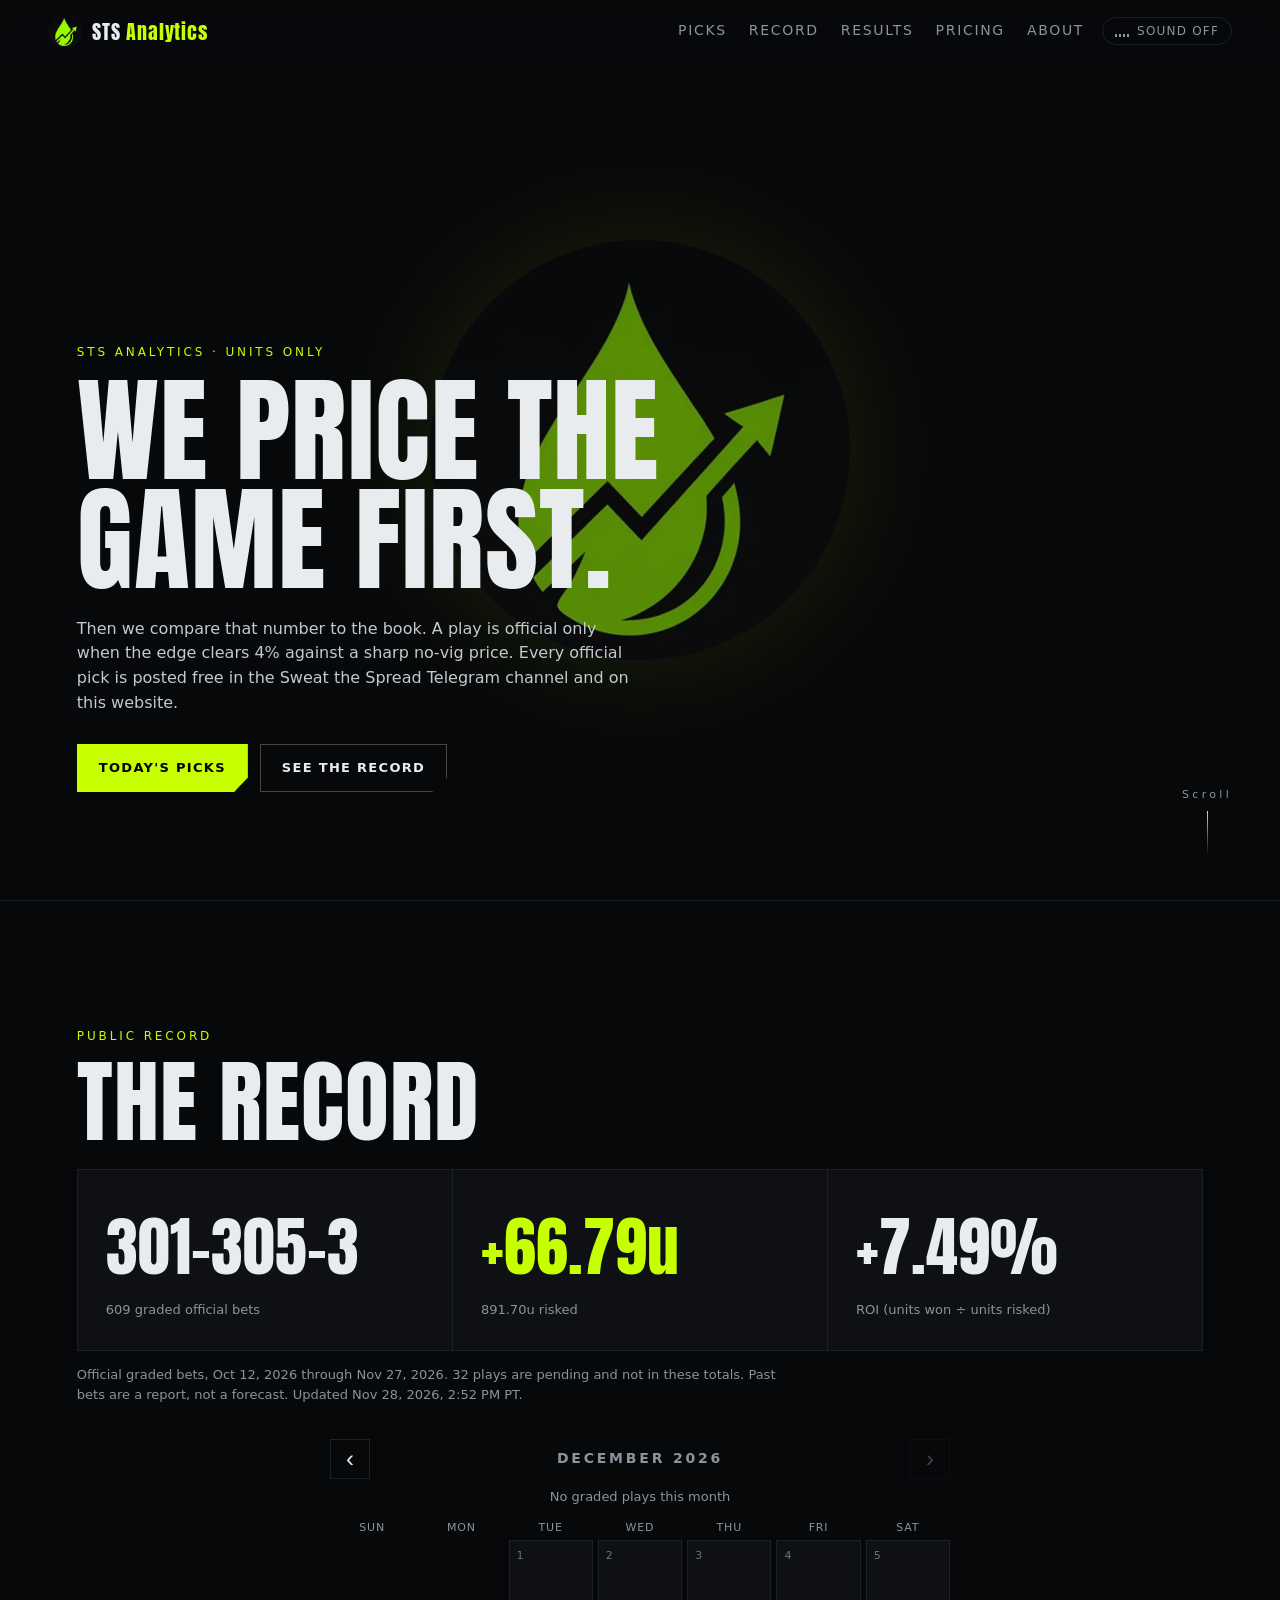
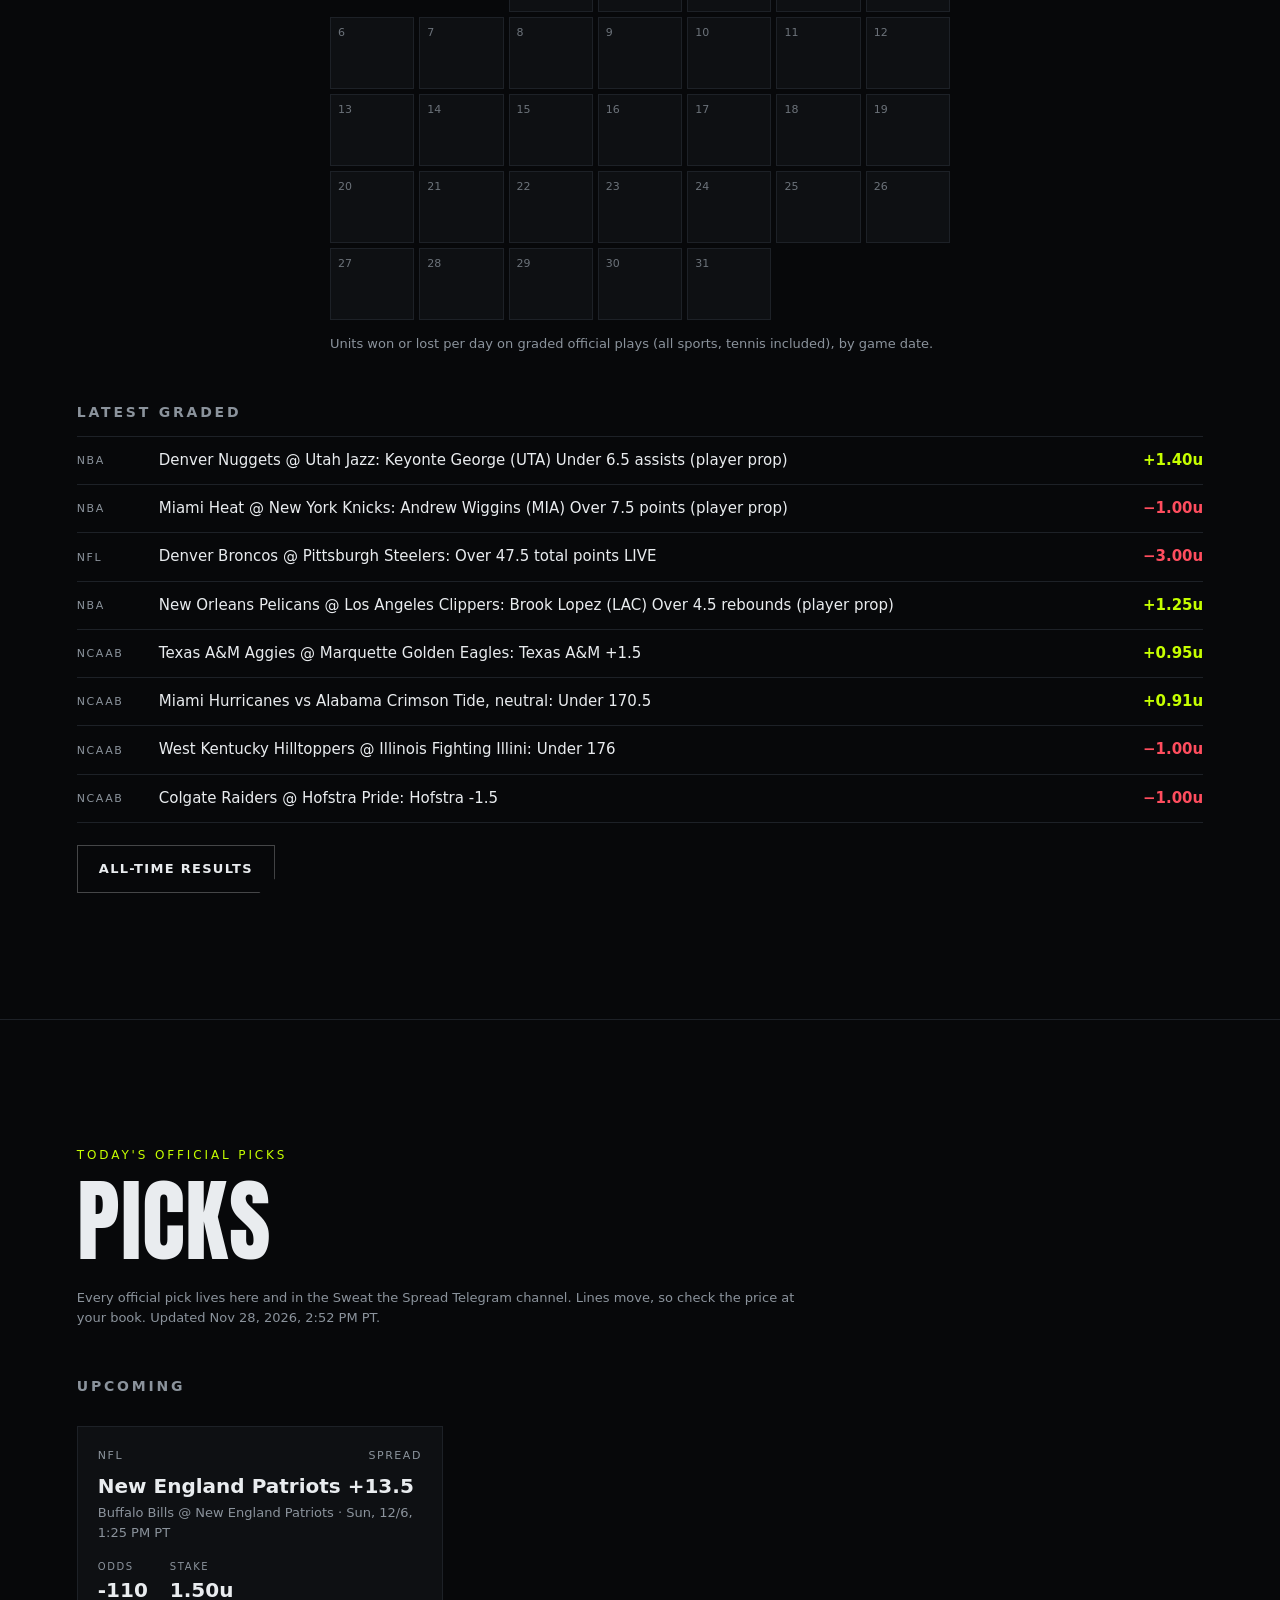
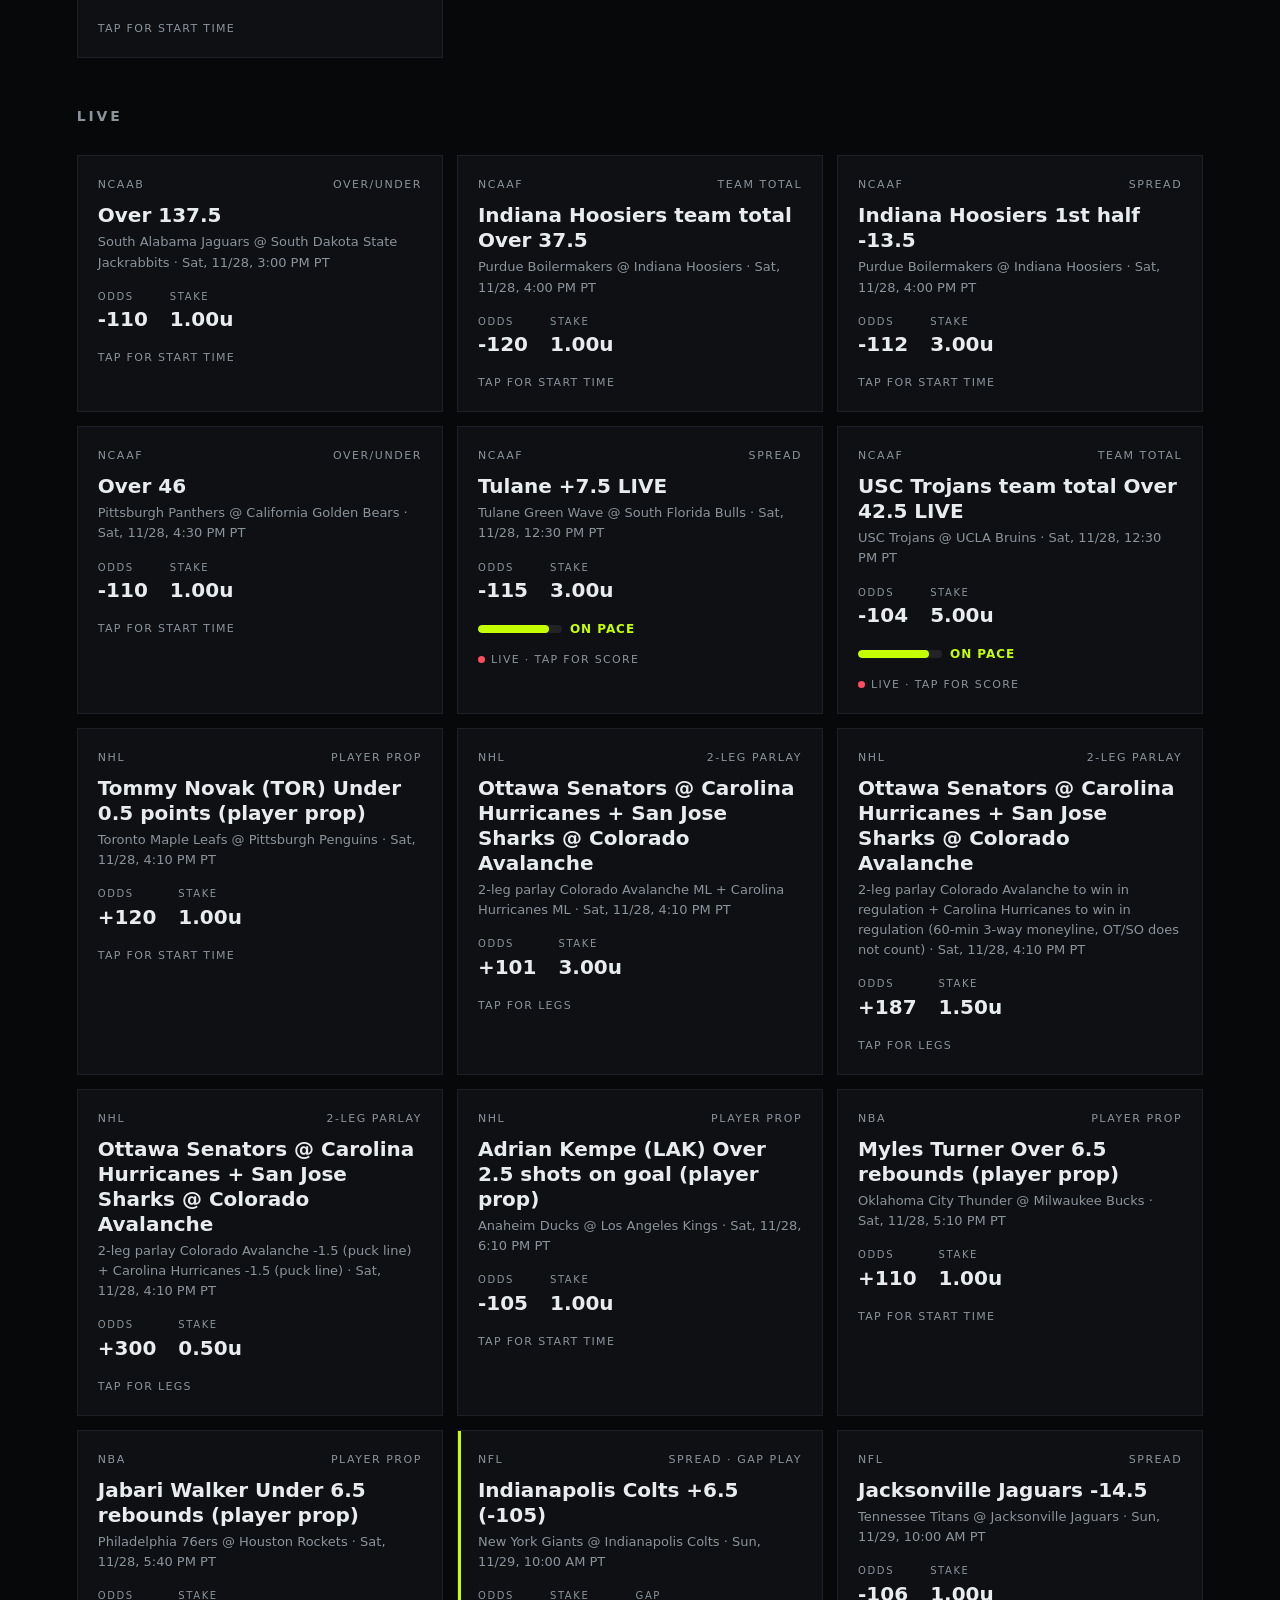
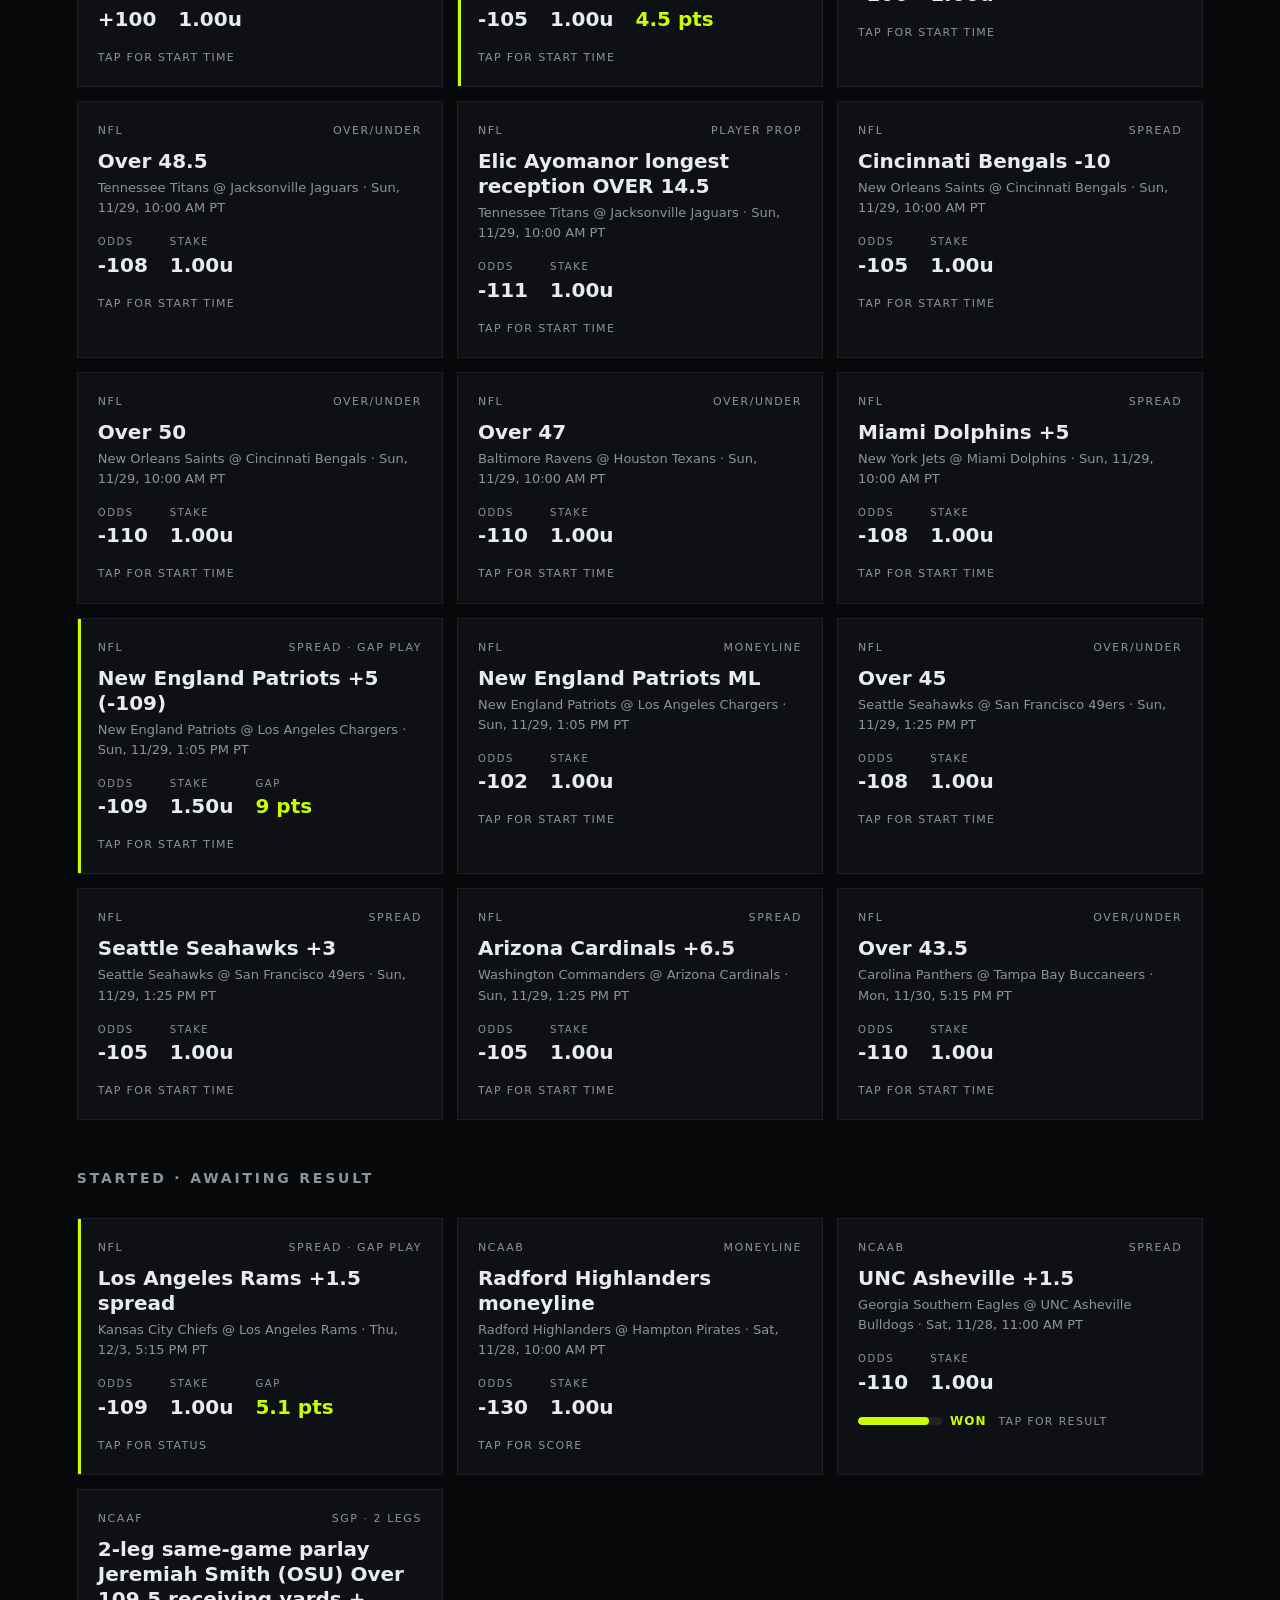
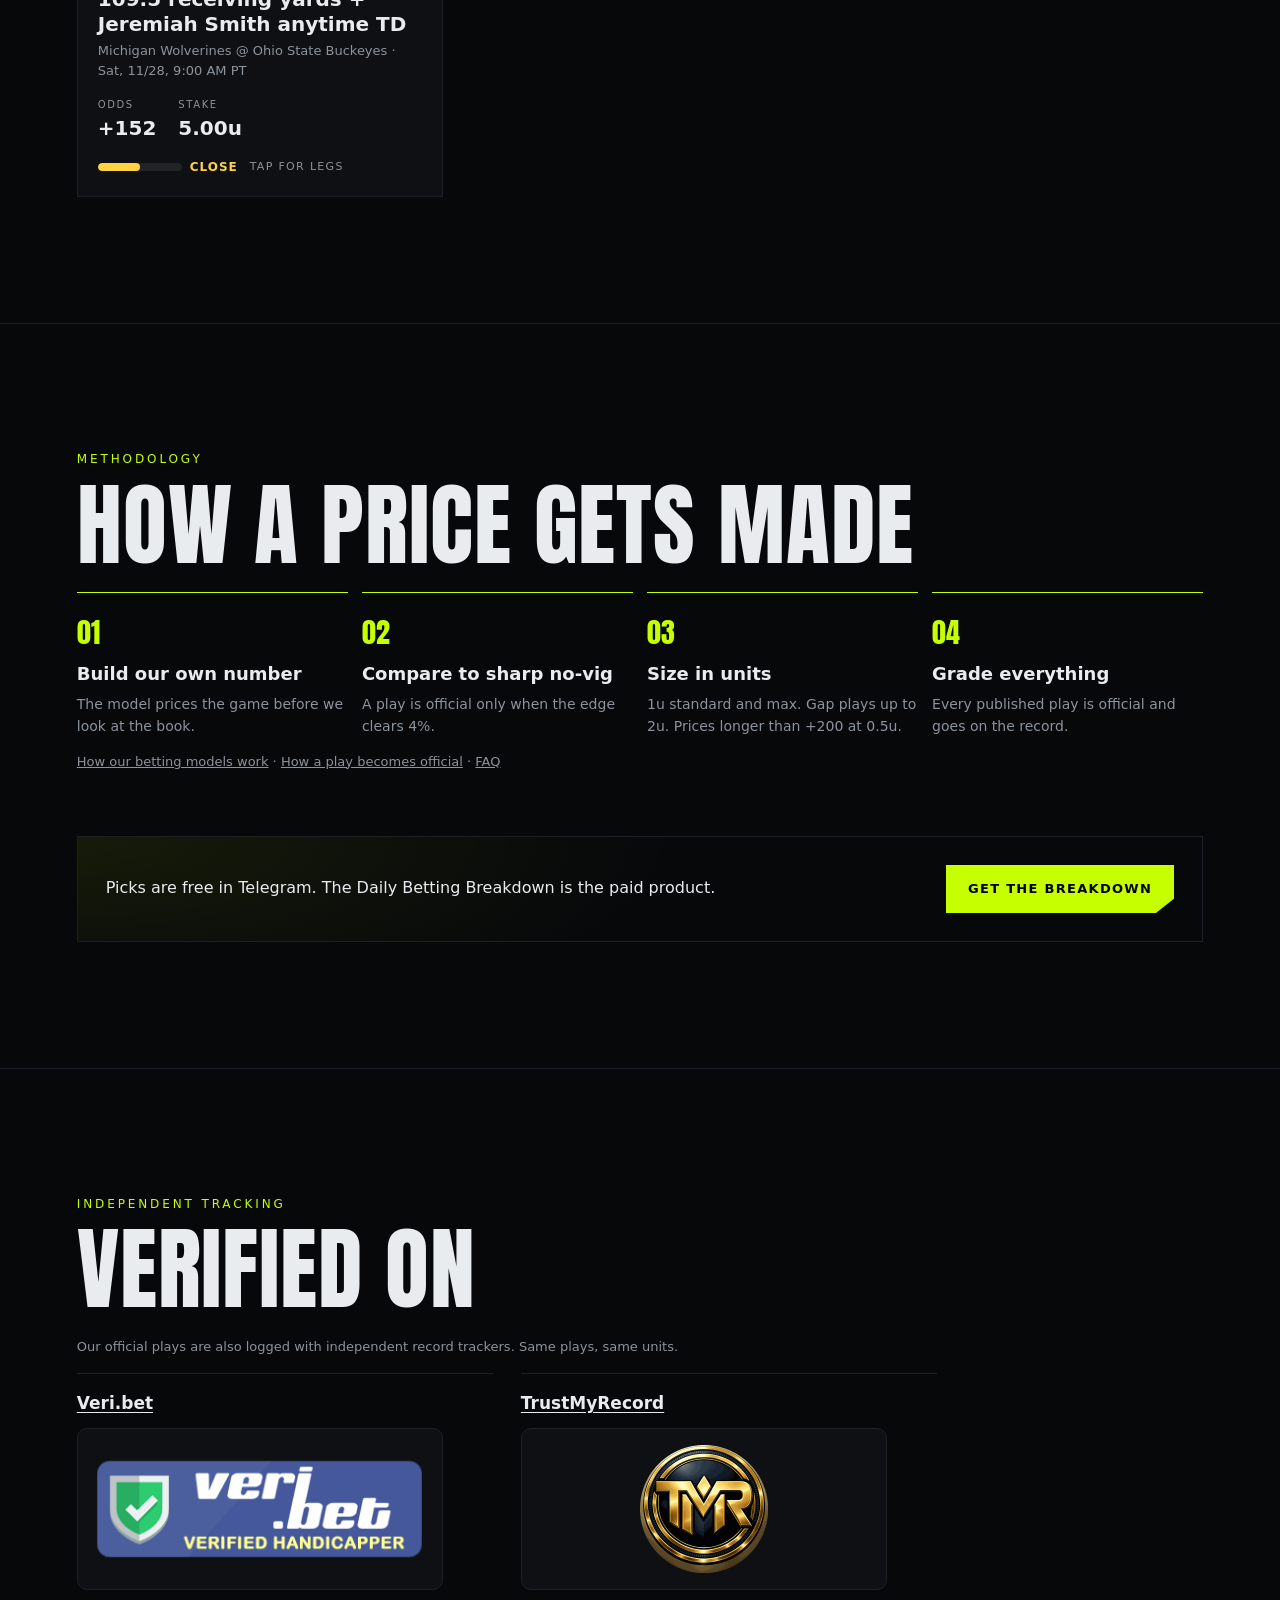
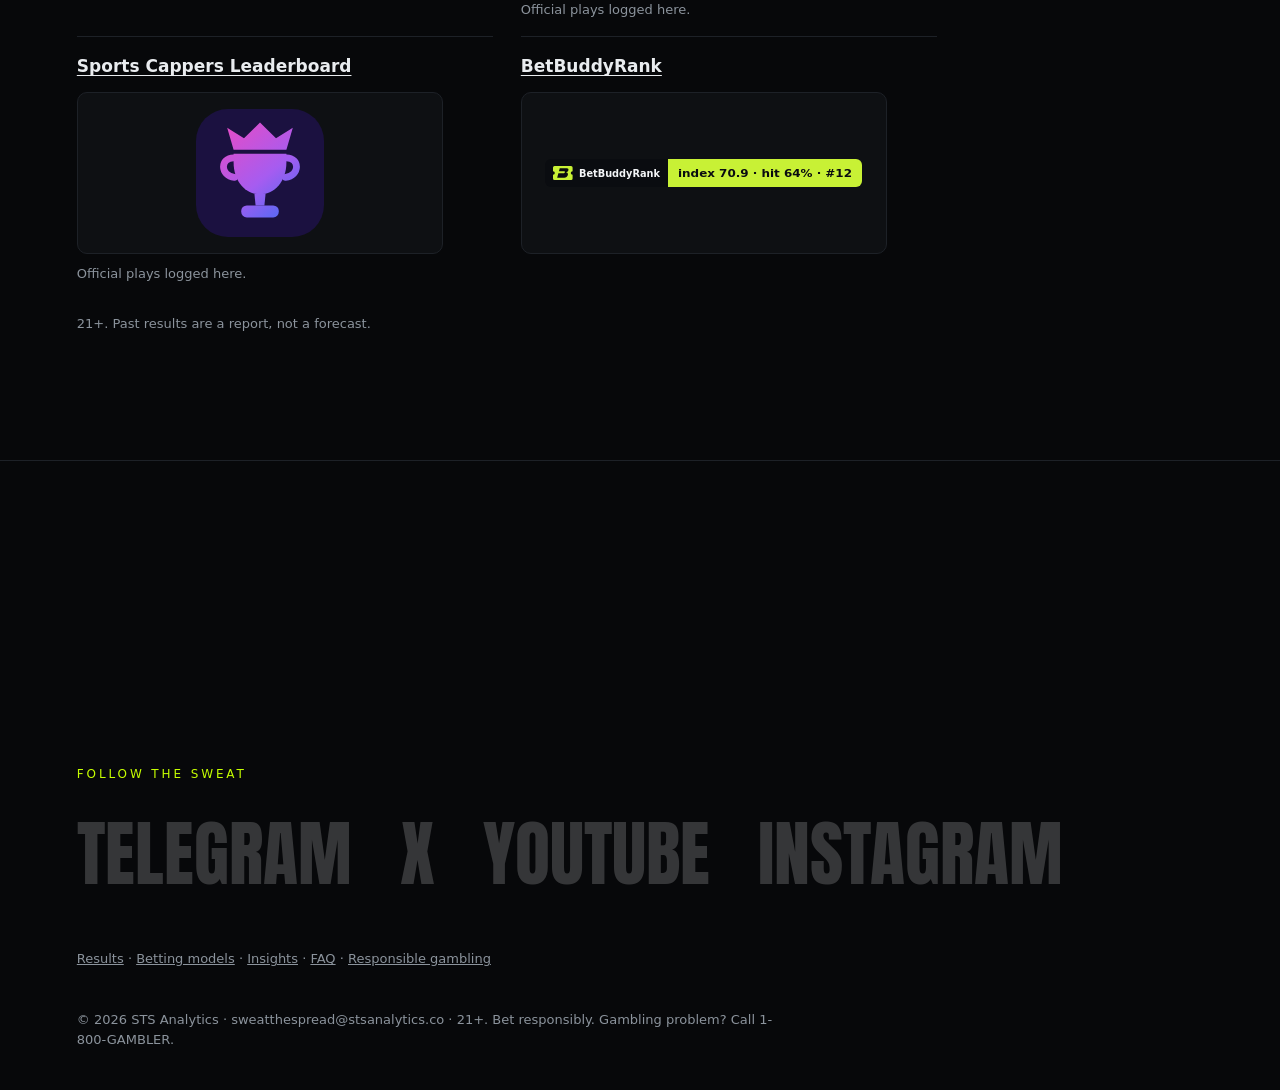
<file: index.html>
<!doctype html>
<html lang="en">
<head>
<meta charset="utf-8">
<meta name="viewport" content="width=device-width,initial-scale=1,viewport-fit=cover">
<title>Sports Betting Analytics &amp; Free Picks | STS Analytics</title>
<meta name="description" content="Sweat the Spread prices every game with its own model first. Official picks are free, posted before the game and graded in units on a public record. 21+.">
<link rel="canonical" href="https://stsanalytics.co/">
<meta property="og:type" content="website">
<meta property="og:site_name" content="STS Analytics">
<meta property="og:title" content="Sports Betting Analytics &amp; Free Picks | STS Analytics">
<meta property="og:description" content="Sweat the Spread prices every game with its own model first. Official picks are free, posted before the game and graded in units on a public record. 21+.">
<meta property="og:url" content="https://stsanalytics.co/">
<meta property="og:image" content="https://stsanalytics.co/assets/og-preview.png">
<meta property="og:image:alt" content="STS Analytics — Sweat the Spread">
<meta property="og:image:width" content="1200">
<meta property="og:image:height" content="630">
<meta name="twitter:card" content="summary_large_image">
<meta name="twitter:site" content="@SweattheSpread">
<meta name="twitter:creator" content="@SweattheSpread">
<meta name="twitter:title" content="Sports Betting Analytics &amp; Free Picks | STS Analytics">
<meta name="twitter:description" content="Sweat the Spread prices every game with its own model first. Official picks are free, posted before the game and graded in units on a public record. 21+.">
<meta name="twitter:image" content="https://stsanalytics.co/assets/og-preview.png">
<meta name="theme-color" content="#07080a">
<meta name="google-site-verification" content="EW-X7vEsNP5zP8dS8mHYk5o41igE6N2vA9X7gSo0rLo" />
<link rel="icon" href="/assets/favicon.ico">
<link rel="preload" href="/assets/sweat_the_spread_profile.webp" as="image">
<link rel="stylesheet" href="/style.css?v=20261114verifiedv2">
<script type="application/ld+json">{"@context":"https://schema.org","@type":"Organization","@id":"https://stsanalytics.co/#org","name":"STS Analytics","alternateName":"Sweat the Spread","url":"https://stsanalytics.co/","logo":"https://stsanalytics.co/assets/sweat_the_spread_profile.webp","email":"sweatthespread@stsanalytics.co","sameAs":["https://x.com/SweattheSpread","https://instagram.com/sweatthespread","https://www.youtube.com/@sweatthespread","https://t.me/sweatthespread"]}</script>
<script type="application/ld+json">{"@context":"https://schema.org","@type":"WebSite","@id":"https://stsanalytics.co/#website","name":"Sweat the Spread","alternateName":"STS Analytics","url":"https://stsanalytics.co/","publisher":{"@id":"https://stsanalytics.co/#org"},"inLanguage":"en-US"}</script>
</head>
<body>
<a class="skip" href="#picks">Skip to picks</a>
<header class="nav">
  <a class="brand" href="/"><img src="/assets/sweat_the_spread_profile.webp" alt="" width="34" height="34"><span>STS<b>Analytics</b></span></a>
  <nav><a href="/#picks" class="glitch" data-text="Picks">Picks</a><a href="/#record" class="glitch" data-text="Record">Record</a><a href="/results/" class="glitch" data-text="Results">Results</a><a href="/pricing/" class="glitch" data-text="Pricing">Pricing</a><a href="/about/" class="glitch" data-text="About">About</a></nav>
  <button id="sound" class="sound" aria-pressed="false" aria-label="Ambient sound off"><span class="bars"><i></i><i></i><i></i><i></i></span><span class="lbl">Sound off</span></button>
</header>

<section id="top" class="hero">
  <div id="hero3d" class="hero3d" aria-hidden="true"><img class="hero-fallback" src="/assets/sweat_the_spread_profile.webp" alt="" width="420" height="420"></div>
  <div class="hero-copy">
    <p class="kicker scramble">STS Analytics · Units only</p>
    <h1 class="glitch big" data-text="We price the game first.">We price the game first.</h1>
    <p class="lede">Then we compare that number to the book. A play is official only when the edge clears 4% against a sharp no‑vig price. Every official pick is posted free in the Sweat the Spread Telegram channel and on this website.</p>
    <div class="ctas"><a class="btn glitch" data-text="Today's picks" href="#picks">Today's picks</a><a class="btn ghost glitch" data-text="See the record" href="#record">See the record</a></div>
  </div>
  <div class="scrollhint"><span>Scroll</span><i></i></div>
</section>

<section id="record" class="sect reveal">
  <p class="kicker">Public record</p>
  <h2 class="glitch" data-text="The record">The record</h2>
  <div class="stats">
    <div class="stat"><span class="n" id="r-wl">—</span><span class="l" id="r-n">graded official bets</span></div>
    <div class="stat"><span class="n lime" id="r-u">—</span><span class="l" id="r-risk">units</span></div>
    <div class="stat"><span class="n" id="r-roi">—</span><span class="l">ROI (units won ÷ units risked)</span></div>
  </div>
  <p class="fine" id="r-fine">Past bets are a report, not a forecast.</p>
  <div class="cal" id="cal" aria-label="Units by day">
    <div class="calh"><button class="calnav" id="cal-prev" aria-label="Previous month">&#8249;</button><h3 id="cal-m">—</h3><button class="calnav" id="cal-next" aria-label="Next month">&#8250;</button></div>
    <p class="caltot" id="cal-tot"></p>
    <div class="calg calw"><span>Sun</span><span>Mon</span><span>Tue</span><span>Wed</span><span>Thu</span><span>Fri</span><span>Sat</span></div>
    <div class="calg" id="cal-g"></div>
    <p class="fine">Units won or lost per day on graded official plays (all sports, tennis included), by game date.</p>
  </div>
  <h3>Latest graded</h3>
  <ul class="graded" id="latest"></ul>
  <p class="fine all-results"><a class="btn ghost glitch" data-text="All-time results" href="/results/">All-time results</a></p>

</section>

<section id="picks" class="sect picks">
  <p class="kicker">Today's official picks</p>
  <h2 class="glitch" data-text="Picks">Picks</h2>
  <p class="fine">Every official pick lives here and in the Sweat the Spread Telegram channel. Lines move, so check the price at your book. <span id="p-upd"></span></p>
  <h3 id="h-up">Upcoming</h3>
  <div class="cards" id="cards-up"></div>
  <h3 id="h-live">Live</h3>
  <div class="cards" id="cards-live"></div>
  <h3 id="h-aw">Started · awaiting result</h3>
  <div class="cards" id="cards-aw"></div>
  <noscript><p class="fine">Turn on JavaScript to load today's picks.</p></noscript>
</section>

<section id="method" class="sect reveal">
  <p class="kicker">Methodology</p>
  <h2 class="glitch" data-text="How a price gets made">How a price gets made</h2>
  <ol class="steps">
    <li class="reveal"><b>01</b><h4>Build our own number</h4><p>The model prices the game before we look at the book.</p></li>
    <li class="reveal"><b>02</b><h4>Compare to sharp no‑vig</h4><p>A play is official only when the edge clears 4%.</p></li>
    <li class="reveal"><b>03</b><h4>Size in units</h4><p>1u standard and max. Gap plays up to 2u. Prices longer than +200 at 0.5u.</p></li>
    <li class="reveal"><b>04</b><h4>Grade everything</h4><p>Every published play is official and goes on the record.</p></li>
  </ol>
  <p class="fine"><a href="/models/">How our betting models work</a> · <a href="/insights/how-a-play-becomes-official/">How a play becomes official</a> · <a href="/faq/">FAQ</a></p>
  <div class="cta-band reveal"><p>Picks are free in Telegram. The Daily Betting Breakdown is the paid product.</p><a class="btn glitch" data-text="Get the breakdown" href="mailto:sweatthespread@stsanalytics.co?subject=Daily%20Betting%20Breakdown">Get the breakdown</a></div>
</section>


<section class="sect reveal" id="verified">
  <p class="kicker">Independent tracking</p>
  <h2 class="glitch" data-text="Verified on">Verified on</h2>
  <p class="fine">Our official plays are also logged with independent record trackers. Same plays, same units.</p>
  <ul class="inside">
    <li>
      <b><a href="https://veri.bet/sweatthespread" rel="noopener" target="_blank">Veri.bet</a></b>
      <a class="logo-card" href="https://veri.bet/sweatthespread" rel="noopener" target="_blank">
        <!-- Start of HTML Script -->
        <img border="0" src="/assets/logos/veribet-verification-banner.png" width="330" height="130" alt="Veri.bet Verified Handicapper">
        <!-- End of HTML Script -->
      </a>
    </li>
    <li>
      <b><a href="https://trustmyrecord.com/u/SweatTheSpread/" rel="noopener" target="_blank">TrustMyRecord</a></b>
      <a class="logo-card" href="https://trustmyrecord.com/u/SweatTheSpread/" rel="noopener" target="_blank">
        <img src="/assets/logos/trustmyrecord-logo.png" alt="TrustMyRecord">
      </a>
      <span class="tile-note">Official plays logged here.</span>
    </li>
    <li>
      <b><a href="https://sportscappersleaderboard.com/cappers/sweatthespread" rel="noopener" target="_blank">Sports Cappers Leaderboard</a></b>
      <a class="logo-card" href="https://sportscappersleaderboard.com/cappers/sweatthespread" rel="noopener" target="_blank">
        <img src="/assets/logos/scl-icon.svg" alt="Sports Cappers Leaderboard">
      </a>
      <span class="tile-note">Official plays logged here.</span>
    </li>
    <li>
      <b><a href="https://betbuddyrank.com/c/SweattheSpread" rel="noopener" target="_blank">BetBuddyRank</a></b>
      <a class="logo-card" href="https://betbuddyrank.com/c/SweattheSpread" rel="noopener" target="_blank">
        <img src="/assets/logos/betbuddyrank-sweatthespread-en.svg" alt="Sweat The Spread (@SweattheSpread) on BetBuddyRank" height="28">
      </a>
    </li>
  </ul>
  <p class="fine">21+. Past results are a report, not a forecast.</p>
</section>

<footer class="foot">
  <canvas id="particles" aria-hidden="true"></canvas>
  <p class="kicker">Follow the sweat</p>
  <ul class="socials">
    <li><a data-icon="telegram" href="https://t.me/sweatthespread" id="tg-link" rel="noopener" target="_blank">Telegram</a></li>
    <li><a data-icon="x" href="https://x.com/SweattheSpread" rel="noopener" target="_blank">X</a></li>
    <li><a data-icon="youtube" href="https://www.youtube.com/@sweatthespread" rel="noopener" target="_blank">YouTube</a></li>
    <li><a data-icon="instagram" href="https://instagram.com/sweatthespread" rel="noopener" target="_blank">Instagram</a></li>
  </ul>
  <p class="fine foot-links"><a href="/results/">Results</a> · <a href="/models/">Betting models</a> · <a href="/insights/">Insights</a> · <a href="/faq/">FAQ</a> · <a href="/responsible-gambling/">Responsible gambling</a></p>
  <p class="fine">© 2026 STS Analytics · sweatthespread@stsanalytics.co · 21+. Bet responsibly. Gambling problem? Call 1-800-GAMBLER.</p>
</footer>
<script src="/vendor/gsap.min.js" defer></script>
<script src="/vendor/ScrollTrigger.min.js" defer></script>
<script src="/vendor/lenis.min.js" defer></script>
<script src="/live.js?v=20261112live" defer></script>
<script type="module" src="/main.js?v=20261112live"></script>
<!-- Cloudflare Web Analytics --><script defer src='https://static.cloudflareinsights.com/beacon.min.js' data-cf-beacon='{"token": "a010030c76fa4e209f8706716a4c3b80"}'></script><!-- End Cloudflare Web Analytics -->
</body>
</html>
</file>
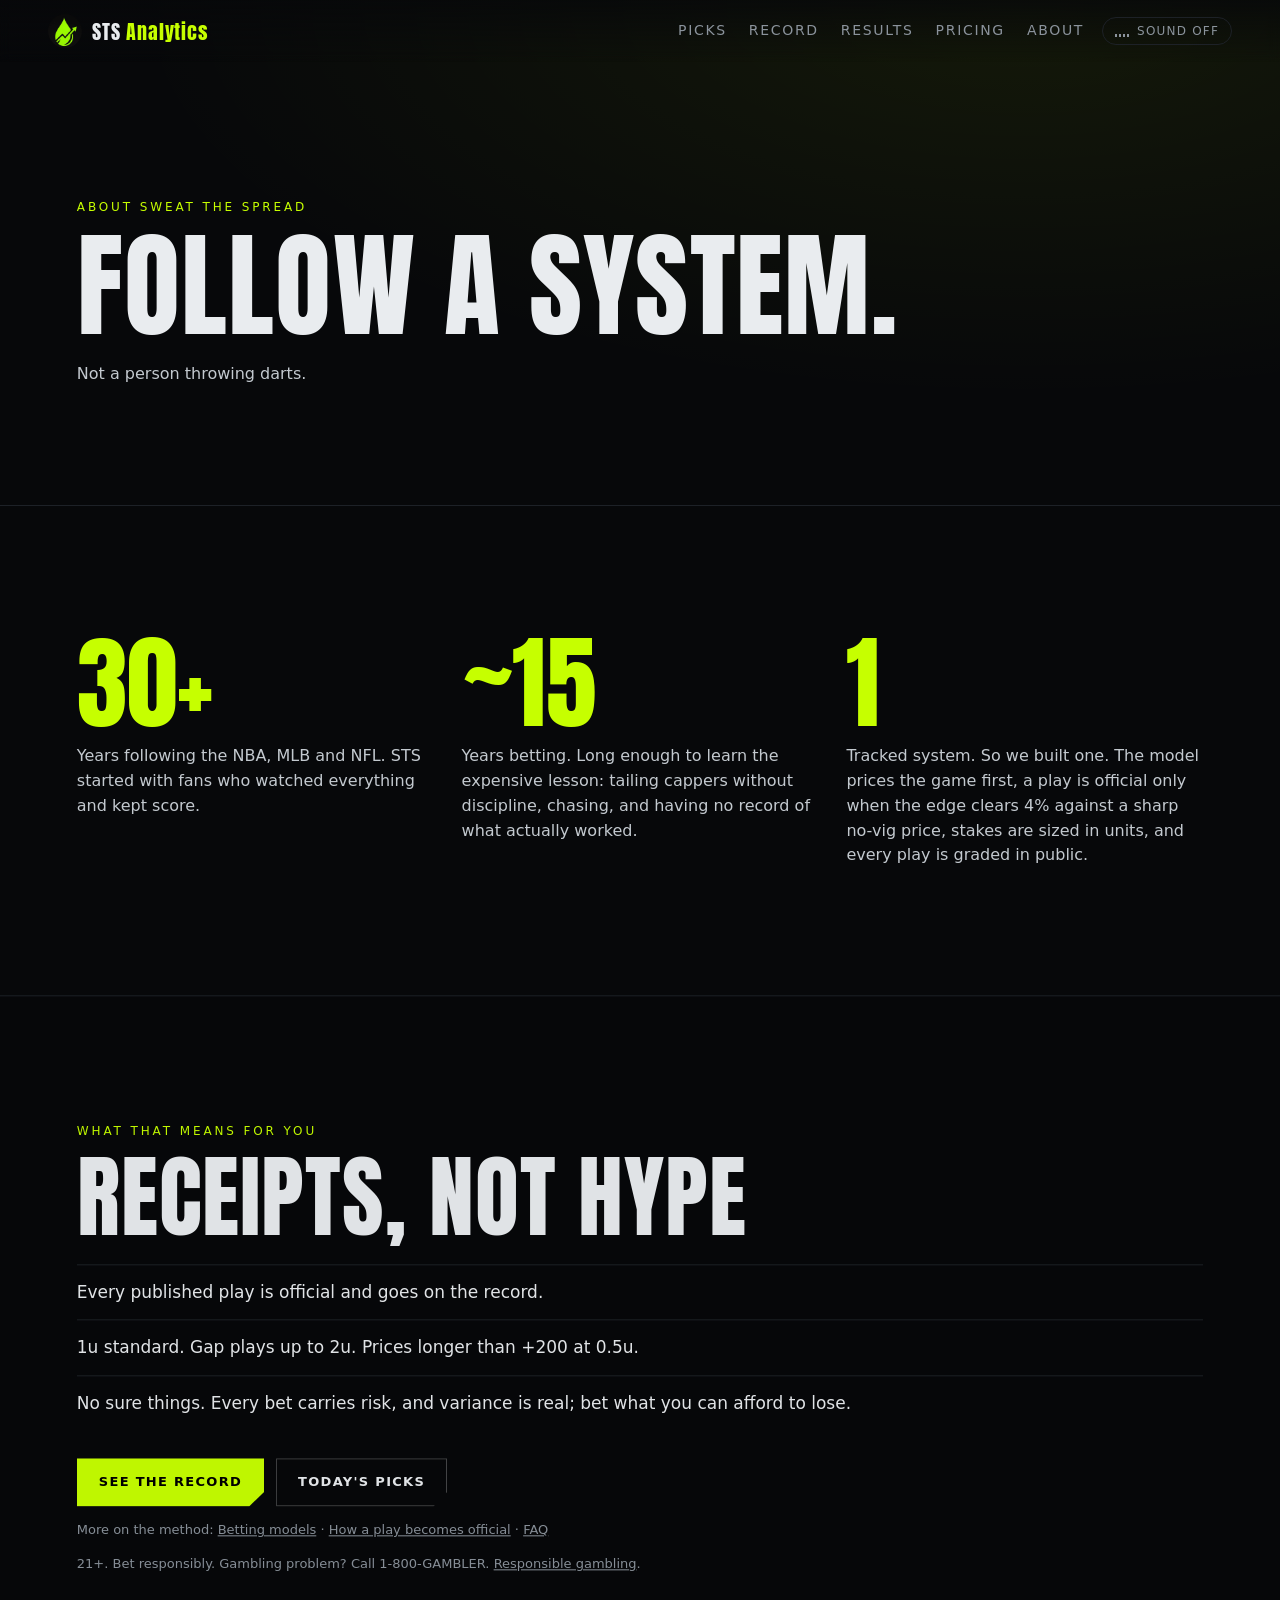
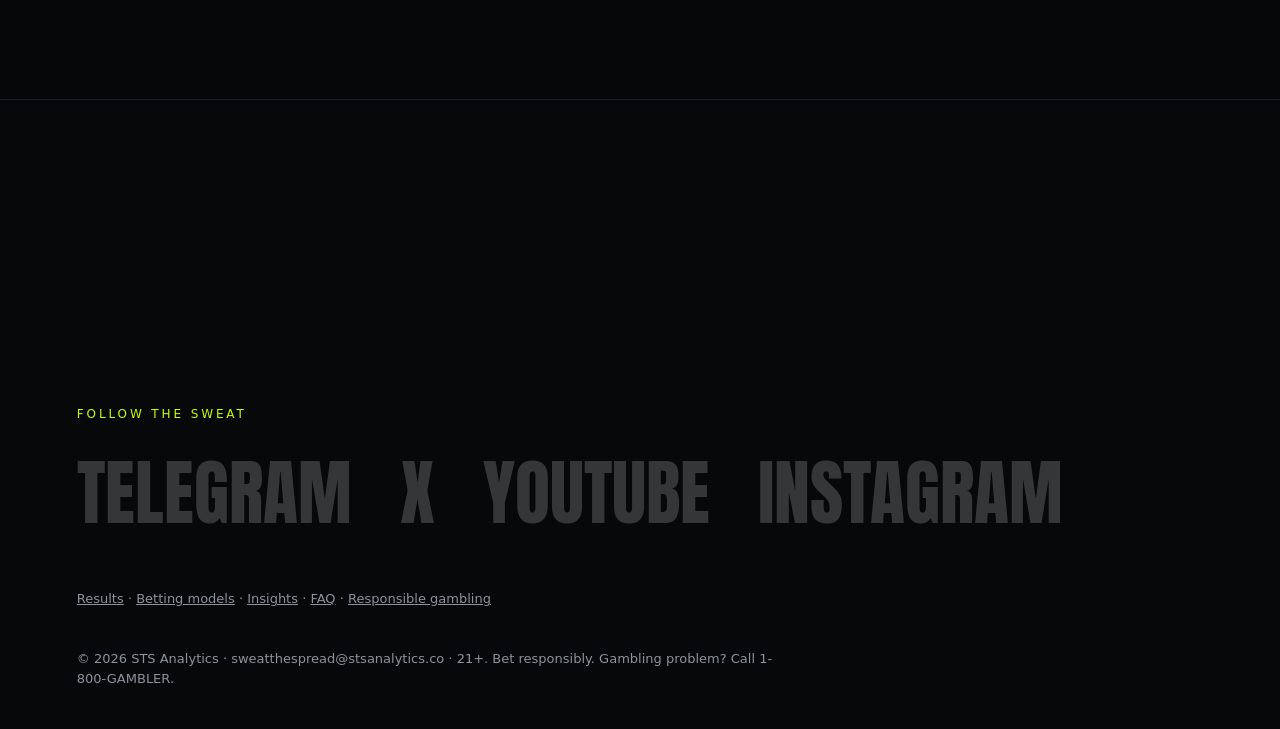
<file: about/index.html>
<!doctype html>
<html lang="en">
<head>
<meta charset="utf-8">
<meta name="viewport" content="width=device-width,initial-scale=1,viewport-fit=cover">
<title>About Sweat the Spread &amp; Our Method | STS Analytics</title>
<meta name="description" content="Follow a system, not a person throwing darts. How Sweat the Spread prices games, sizes plays in units and grades every official pick in public.">
<link rel="canonical" href="https://stsanalytics.co/about/">
<meta property="og:type" content="website">
<meta property="og:site_name" content="STS Analytics">
<meta property="og:title" content="About Sweat the Spread &amp; Our Method | STS Analytics">
<meta property="og:description" content="Follow a system, not a person throwing darts. How Sweat the Spread prices games, sizes plays in units and grades every official pick in public.">
<meta property="og:url" content="https://stsanalytics.co/about/">
<meta property="og:image" content="https://stsanalytics.co/assets/og-preview.png">
<meta property="og:image:alt" content="STS Analytics — Sweat the Spread">
<meta property="og:image:width" content="1200">
<meta property="og:image:height" content="630">
<meta name="twitter:card" content="summary_large_image">
<meta name="twitter:site" content="@SweattheSpread">
<meta name="twitter:creator" content="@SweattheSpread">
<meta name="twitter:title" content="About Sweat the Spread &amp; Our Method | STS Analytics">
<meta name="twitter:description" content="Follow a system, not a person throwing darts. How Sweat the Spread prices games, sizes plays in units and grades every official pick in public.">
<meta name="twitter:image" content="https://stsanalytics.co/assets/og-preview.png">
<meta name="theme-color" content="#07080a">
<link rel="icon" href="/assets/favicon.ico">

<link rel="stylesheet" href="/style.css?v=20261112r">
<script type="application/ld+json">{"@context":"https://schema.org","@type":"Organization","@id":"https://stsanalytics.co/#org","name":"STS Analytics","alternateName":"Sweat the Spread","url":"https://stsanalytics.co/","logo":"https://stsanalytics.co/assets/sweat_the_spread_profile.webp","email":"sweatthespread@stsanalytics.co","sameAs":["https://x.com/SweattheSpread","https://instagram.com/sweatthespread","https://www.youtube.com/@sweatthespread","https://t.me/sweatthespread"]}</script>
</head>
<body>
<a class="skip" href="#main">Skip to content</a>
<header class="nav">
  <a class="brand" href="/"><img src="/assets/sweat_the_spread_profile.webp" alt="" width="34" height="34"><span>STS<b>Analytics</b></span></a>
  <nav><a href="/#picks" class="glitch" data-text="Picks">Picks</a><a href="/#record" class="glitch" data-text="Record">Record</a><a href="/results/" class="glitch" data-text="Results">Results</a><a href="/pricing/" class="glitch" data-text="Pricing">Pricing</a><a href="/about/" class="glitch" data-text="About">About</a></nav>
  <button id="sound" class="sound" aria-pressed="false" aria-label="Ambient sound off"><span class="bars"><i></i><i></i><i></i><i></i></span><span class="lbl">Sound off</span></button>
</header>

<main id="main">
<section class="phero"><p class="kicker scramble">About Sweat the Spread</p><h1 class="glitch big" data-text="Follow a system.">Follow a system.</h1>
<p class="lede">Not a person throwing darts.</p></section>
<section class="sect story">
 <div class="reveal"><b class="num">30+</b><p>Years following the NBA, MLB and NFL. STS started with fans who watched everything and kept score.</p></div>
 <div class="reveal"><b class="num">~15</b><p>Years betting. Long enough to learn the expensive lesson: tailing cappers without discipline, chasing, and having no record of what actually worked.</p></div>
 <div class="reveal"><b class="num">1</b><p>Tracked system. So we built one. The model prices the game first, a play is official only when the edge clears 4% against a sharp no-vig price, stakes are sized in units, and every play is graded in public.</p></div>
</section>
<section class="sect reveal">
 <p class="kicker">What that means for you</p><h2 class="glitch" data-text="Receipts, not hype">Receipts, not hype</h2>
 <ul class="rules"><li>Every published play is official and goes on the record.</li><li>1u standard. Gap plays up to 2u. Prices longer than +200 at 0.5u.</li><li>No sure things. Every bet carries risk, and variance is real; bet what you can afford to lose.</li></ul>
 <div class="ctas" style="margin-top:28px"><a class="btn glitch" data-text="See the record" href="/#record">See the record</a><a class="btn ghost glitch" data-text="Today's picks" href="/#picks">Today's picks</a></div>
 <p class="fine">More on the method: <a href="/models/">Betting models</a> · <a href="/insights/how-a-play-becomes-official/">How a play becomes official</a> · <a href="/faq/">FAQ</a></p>
 <p class="fine">21+. Bet responsibly. Gambling problem? Call 1-800-GAMBLER. <a href="/responsible-gambling/">Responsible gambling</a>.</p>
</section></main>
<footer class="foot">
  <canvas id="particles" aria-hidden="true"></canvas>
  <p class="kicker">Follow the sweat</p>
  <ul class="socials">
    <li><a data-icon="telegram" href="https://t.me/sweatthespread" id="tg-link" rel="noopener" target="_blank">Telegram</a></li>
    <li><a data-icon="x" href="https://x.com/SweattheSpread" rel="noopener" target="_blank">X</a></li>
    <li><a data-icon="youtube" href="https://www.youtube.com/@sweatthespread" rel="noopener" target="_blank">YouTube</a></li>
    <li><a data-icon="instagram" href="https://instagram.com/sweatthespread" rel="noopener" target="_blank">Instagram</a></li>
  </ul>
  <p class="fine foot-links"><a href="/results/">Results</a> · <a href="/models/">Betting models</a> · <a href="/insights/">Insights</a> · <a href="/faq/">FAQ</a> · <a href="/responsible-gambling/">Responsible gambling</a></p>
  <p class="fine">© 2026 STS Analytics · sweatthespread@stsanalytics.co · 21+. Bet responsibly. Gambling problem? Call 1-800-GAMBLER.</p>
</footer>
<script src="/vendor/gsap.min.js" defer></script>
<script src="/vendor/ScrollTrigger.min.js" defer></script>
<script src="/vendor/lenis.min.js" defer></script>
<script type="module" src="/main.js"></script>
<!-- Cloudflare Web Analytics --><script defer src='https://static.cloudflareinsights.com/beacon.min.js' data-cf-beacon='{"token": "a010030c76fa4e209f8706716a4c3b80"}'></script><!-- End Cloudflare Web Analytics -->
</body>
</html>
</file>
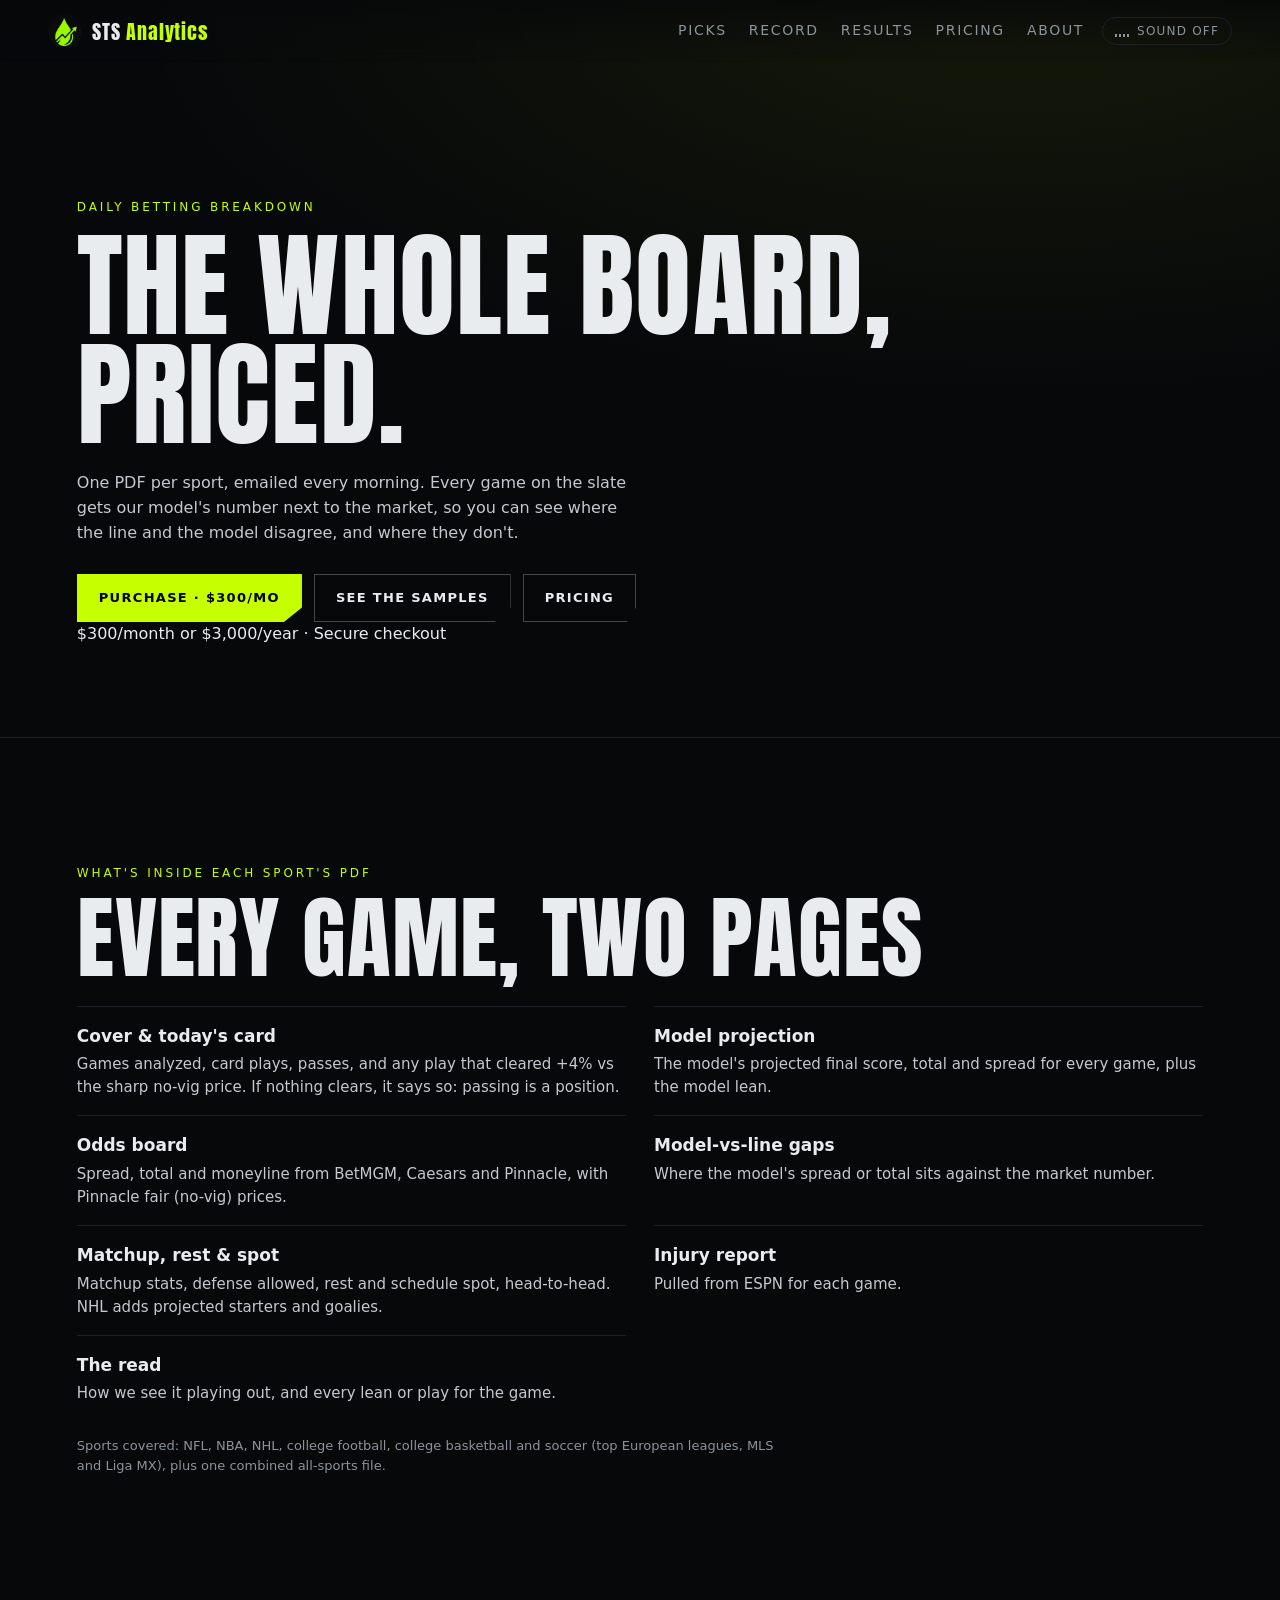
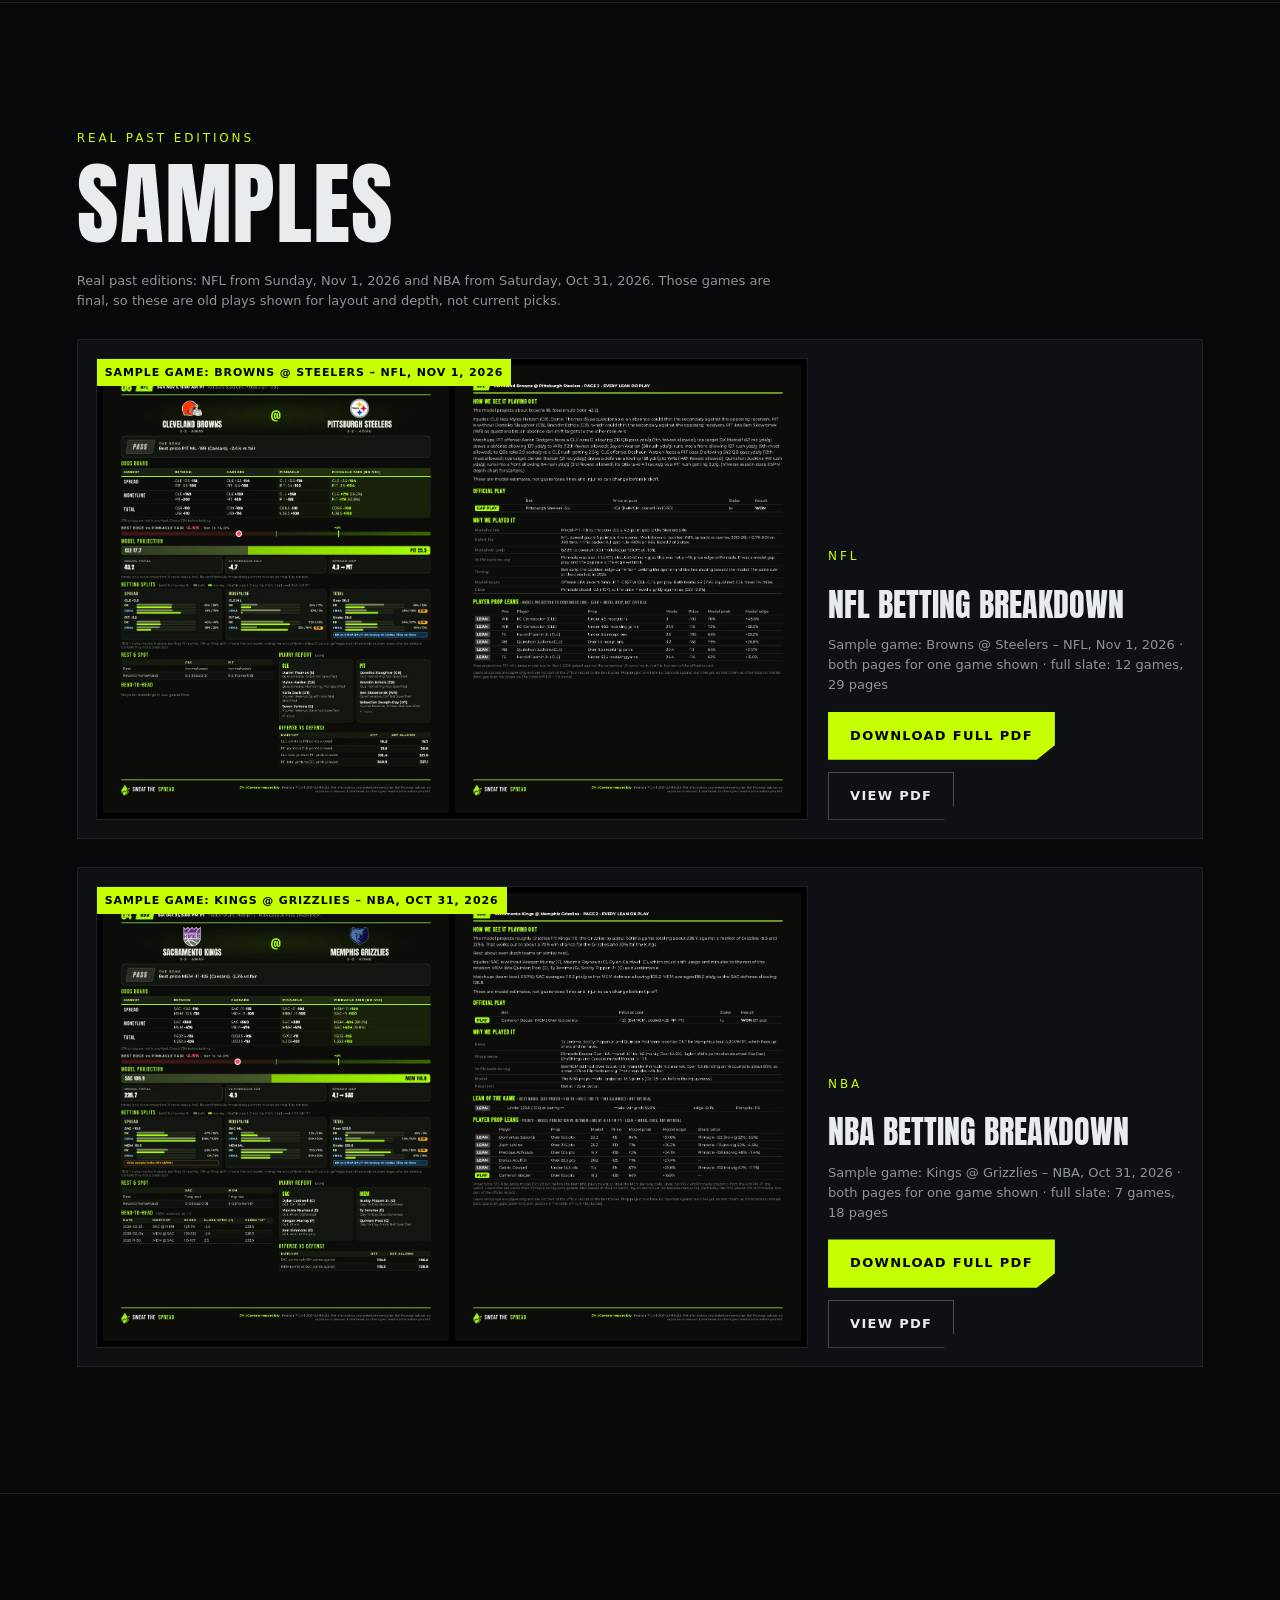
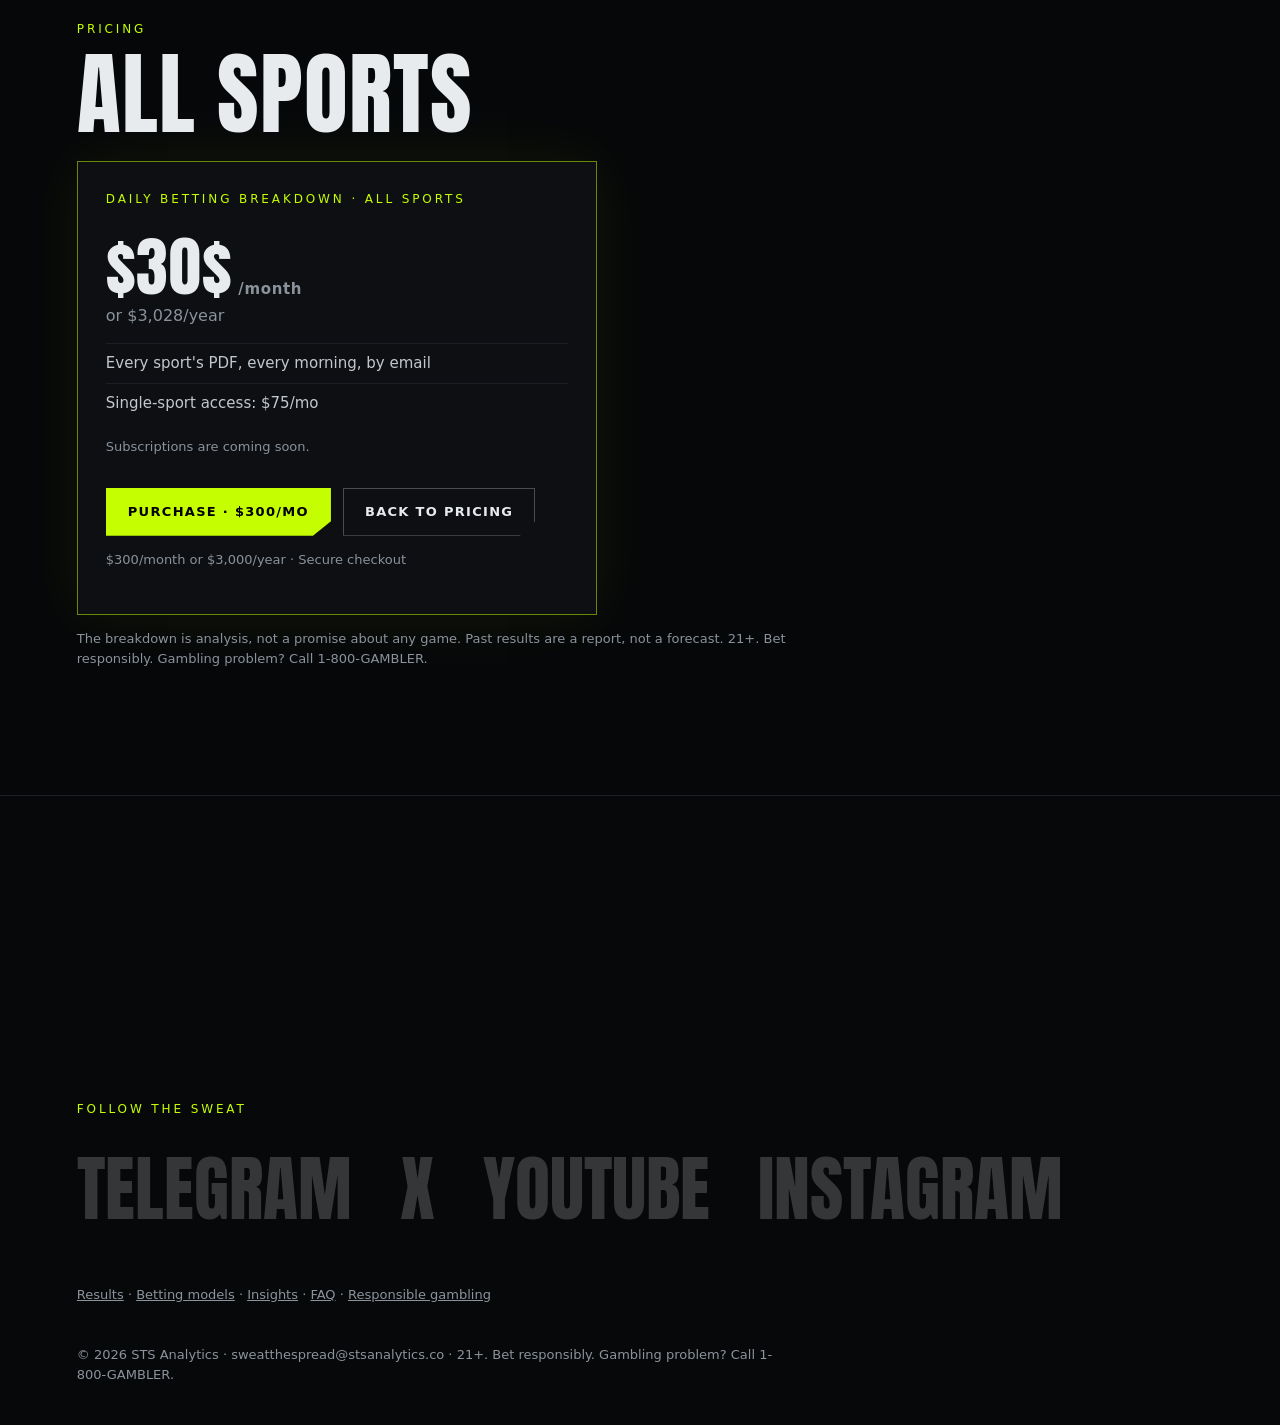
<file: breakdown/index.html>
<!doctype html>
<html lang="en">
<head>
<meta charset="utf-8">
<meta name="viewport" content="width=device-width,initial-scale=1,viewport-fit=cover">
<title>Daily Betting Breakdown by Sport | STS Analytics</title>
<meta name="description" content="One PDF per sport, emailed every morning: the model's number next to the market for every game, odds board, injuries and the read. See real past samples.">
<link rel="canonical" href="https://stsanalytics.co/breakdown/">
<meta property="og:type" content="website">
<meta property="og:site_name" content="STS Analytics">
<meta property="og:title" content="Daily Betting Breakdown by Sport | STS Analytics">
<meta property="og:description" content="One PDF per sport, emailed every morning: the model's number next to the market for every game, odds board, injuries and the read. See real past samples.">
<meta property="og:url" content="https://stsanalytics.co/breakdown/">
<meta property="og:image" content="https://stsanalytics.co/assets/og-preview.png">
<meta property="og:image:alt" content="STS Analytics — Sweat the Spread">
<meta property="og:image:width" content="1200">
<meta property="og:image:height" content="630">
<meta name="twitter:card" content="summary_large_image">
<meta name="twitter:site" content="@SweattheSpread">
<meta name="twitter:creator" content="@SweattheSpread">
<meta name="twitter:title" content="Daily Betting Breakdown by Sport | STS Analytics">
<meta name="twitter:description" content="One PDF per sport, emailed every morning: the model's number next to the market for every game, odds board, injuries and the read. See real past samples.">
<meta name="twitter:image" content="https://stsanalytics.co/assets/og-preview.png">
<meta name="theme-color" content="#07080a">
<link rel="icon" href="/assets/favicon.ico">

<link rel="stylesheet" href="/style.css?v=20261112r">
<script type="application/ld+json">{"@context":"https://schema.org","@type":"Organization","@id":"https://stsanalytics.co/#org","name":"STS Analytics","alternateName":"Sweat the Spread","url":"https://stsanalytics.co/","logo":"https://stsanalytics.co/assets/sweat_the_spread_profile.webp","email":"sweatthespread@stsanalytics.co","sameAs":["https://x.com/SweattheSpread","https://instagram.com/sweatthespread","https://www.youtube.com/@sweatthespread","https://t.me/sweatthespread"]}</script>
</head>
<body>
<a class="skip" href="#main">Skip to content</a>
<header class="nav">
  <a class="brand" href="/"><img src="/assets/sweat_the_spread_profile.webp" alt="" width="34" height="34"><span>STS<b>Analytics</b></span></a>
  <nav><a href="/#picks" class="glitch" data-text="Picks">Picks</a><a href="/#record" class="glitch" data-text="Record">Record</a><a href="/results/" class="glitch" data-text="Results">Results</a><a href="/pricing/" class="glitch" data-text="Pricing">Pricing</a><a href="/about/" class="glitch" data-text="About">About</a></nav>
  <button id="sound" class="sound" aria-pressed="false" aria-label="Ambient sound off"><span class="bars"><i></i><i></i><i></i><i></i></span><span class="lbl">Sound off</span></button>
</header>

<main id="main">
<section class="phero"><p class="kicker scramble">Daily Betting Breakdown</p><h1 class="glitch big" data-text="The whole board, priced.">The whole board, priced.</h1>
<p class="lede">One PDF per sport, emailed every morning. Every game on the slate gets our model's number next to the market, so you can see where the line and the model disagree, and where they don't.</p>
<div class="ctas"><a class="btn glitch js-purchase" data-text="Purchase · $300/mo" href="#">Purchase · $300/mo</a><a class="btn ghost glitch" data-text="See the samples" href="#samples">See the samples</a><a class="btn ghost glitch" data-text="Pricing" href="/pricing/">Pricing</a></div><p class="m purchase-note">$300/month or $3,000/year · <span class="js-purchase-status">Checkout opening soon</span></p></section>
<section class="sect reveal">
 <p class="kicker">What's inside each sport's PDF</p><h2 class="glitch" data-text="Every game, two pages">Every game, two pages</h2>
 <ul class="inside">
  <li><b>Cover &amp; today's card</b><span>Games analyzed, card plays, passes, and any play that cleared +4% vs the sharp no-vig price. If nothing clears, it says so: passing is a position.</span></li>
  <li><b>Model projection</b><span>The model's projected final score, total and spread for every game, plus the model lean.</span></li>
  <li><b>Odds board</b><span>Spread, total and moneyline from BetMGM, Caesars and Pinnacle, with Pinnacle fair (no-vig) prices.</span></li>
  <li><b>Model-vs-line gaps</b><span>Where the model's spread or total sits against the market number.</span></li>
  <li><b>Matchup, rest &amp; spot</b><span>Matchup stats, defense allowed, rest and schedule spot, head-to-head. NHL adds projected starters and goalies.</span></li>
  <li><b>Injury report</b><span>Pulled from ESPN for each game.</span></li>
  <li><b>The read</b><span>How we see it playing out, and every lean or play for the game.</span></li>
 </ul>
 <p class="fine">Sports covered: NFL, NBA, NHL, college football, college basketball and soccer (top European leagues, MLS and Liga MX), plus one combined all-sports file.</p>
</section>
<section class="sect" id="samples">
 <p class="kicker">Real past editions</p><h2 class="glitch" data-text="Samples">Samples</h2>
 <p class="fine">Real past editions: NFL from Sunday, Nov 1, 2026 and NBA from Saturday, Oct 31, 2026. Those games are final, so these are old plays shown for layout and depth, not current picks.</p>
 <div class="samples"><article class="sample reveal"><a href="/breakdown/samples/STS_NFL_Breakdown_Sample_2026-11-01.pdf" target="_blank" rel="noopener" class="thumb spread"><img src="/breakdown/samples/p_NFL_1.webp" alt="Sample game Browns @ Steelers, page 1: matchup, lines and key numbers" width="935" height="1210" loading="lazy"><img src="/breakdown/samples/p_NFL_2.webp" alt="Sample game Browns @ Steelers, page 2: the official play, why we played it, and player prop leans" width="935" height="1210" loading="lazy"><span class="tag">Sample game: Browns @ Steelers – NFL, Nov 1, 2026</span></a>
<div class="sinfo"><p class="kicker">NFL</p><h3 class="sh">NFL Betting Breakdown</h3><p class="m">Sample game: Browns @ Steelers – NFL, Nov 1, 2026 · both pages for one game shown · full slate: 12 games, 29 pages</p><div class="ctas"><a class="btn glitch" data-text="Download full PDF" href="/breakdown/samples/STS_NFL_Breakdown_Sample_2026-11-01.pdf" download>Download full PDF</a><a class="btn ghost glitch" data-text="View PDF" href="/breakdown/samples/STS_NFL_Breakdown_Sample_2026-11-01.pdf" target="_blank" rel="noopener">View PDF</a></div></div></article><article class="sample reveal"><a href="/breakdown/samples/STS_NBA_Breakdown_Sample_2026-10-31.pdf" target="_blank" rel="noopener" class="thumb spread"><img src="/breakdown/samples/p_NBA_1.webp" alt="Sample game Kings @ Grizzlies, page 1: matchup, lines and key numbers" width="935" height="1210" loading="lazy"><img src="/breakdown/samples/p_NBA_2.webp" alt="Sample game Kings @ Grizzlies, page 2: the official play, why we played it, and player prop leans" width="935" height="1210" loading="lazy"><span class="tag">Sample game: Kings @ Grizzlies – NBA, Oct 31, 2026</span></a>
<div class="sinfo"><p class="kicker">NBA</p><h3 class="sh">NBA Betting Breakdown</h3><p class="m">Sample game: Kings @ Grizzlies – NBA, Oct 31, 2026 · both pages for one game shown · full slate: 7 games, 18 pages</p><div class="ctas"><a class="btn glitch" data-text="Download full PDF" href="/breakdown/samples/STS_NBA_Breakdown_Sample_2026-10-31.pdf" download>Download full PDF</a><a class="btn ghost glitch" data-text="View PDF" href="/breakdown/samples/STS_NBA_Breakdown_Sample_2026-10-31.pdf" target="_blank" rel="noopener">View PDF</a></div></div></article></div>
</section>
<section class="sect reveal">
 <p class="kicker">Pricing</p><h2 class="glitch" data-text="All sports">All sports</h2>
 <div class="plans one"><article class="plan hot"><p class="kicker">Daily Betting Breakdown · all sports</p><h2><span class="scramble">$300</span><small>/month</small></h2><p class="alt">or <span class="scramble">$3,000</span>/year</p><ul><li>Every sport's PDF, every morning, by email</li><li>Single-sport access: $75/mo</li></ul><p class="m">Subscriptions are coming soon.</p><div class="ctas"><a class="btn glitch js-purchase" data-text="Purchase · $300/mo" href="#">Purchase · $300/mo</a><a class="btn ghost glitch" data-text="Back to pricing" href="/pricing/">Back to pricing</a></div><p class="m purchase-note">$300/month or $3,000/year · <span class="js-purchase-status">Checkout opening soon</span></p></article></div>
 <p class="fine">The breakdown is analysis, not a promise about any game. Past results are a report, not a forecast. 21+. Bet responsibly. Gambling problem? Call 1-800-GAMBLER.</p>
</section></main>
<footer class="foot">
  <canvas id="particles" aria-hidden="true"></canvas>
  <p class="kicker">Follow the sweat</p>
  <ul class="socials">
    <li><a data-icon="telegram" href="https://t.me/sweatthespread" id="tg-link" rel="noopener" target="_blank">Telegram</a></li>
    <li><a data-icon="x" href="https://x.com/SweattheSpread" rel="noopener" target="_blank">X</a></li>
    <li><a data-icon="youtube" href="https://www.youtube.com/@sweatthespread" rel="noopener" target="_blank">YouTube</a></li>
    <li><a data-icon="instagram" href="https://instagram.com/sweatthespread" rel="noopener" target="_blank">Instagram</a></li>
  </ul>
  <p class="fine foot-links"><a href="/results/">Results</a> · <a href="/models/">Betting models</a> · <a href="/insights/">Insights</a> · <a href="/faq/">FAQ</a> · <a href="/responsible-gambling/">Responsible gambling</a></p>
  <p class="fine">© 2026 STS Analytics · sweatthespread@stsanalytics.co · 21+. Bet responsibly. Gambling problem? Call 1-800-GAMBLER.</p>
</footer>
<script src="/vendor/gsap.min.js" defer></script>
<script src="/vendor/ScrollTrigger.min.js" defer></script>
<script src="/vendor/lenis.min.js" defer></script>
<script type="module" src="/main.js"></script>
<!-- Cloudflare Web Analytics --><script defer src='https://static.cloudflareinsights.com/beacon.min.js' data-cf-beacon='{"token": "a010030c76fa4e209f8706716a4c3b80"}'></script><!-- End Cloudflare Web Analytics -->
</body>
</html>
</file>
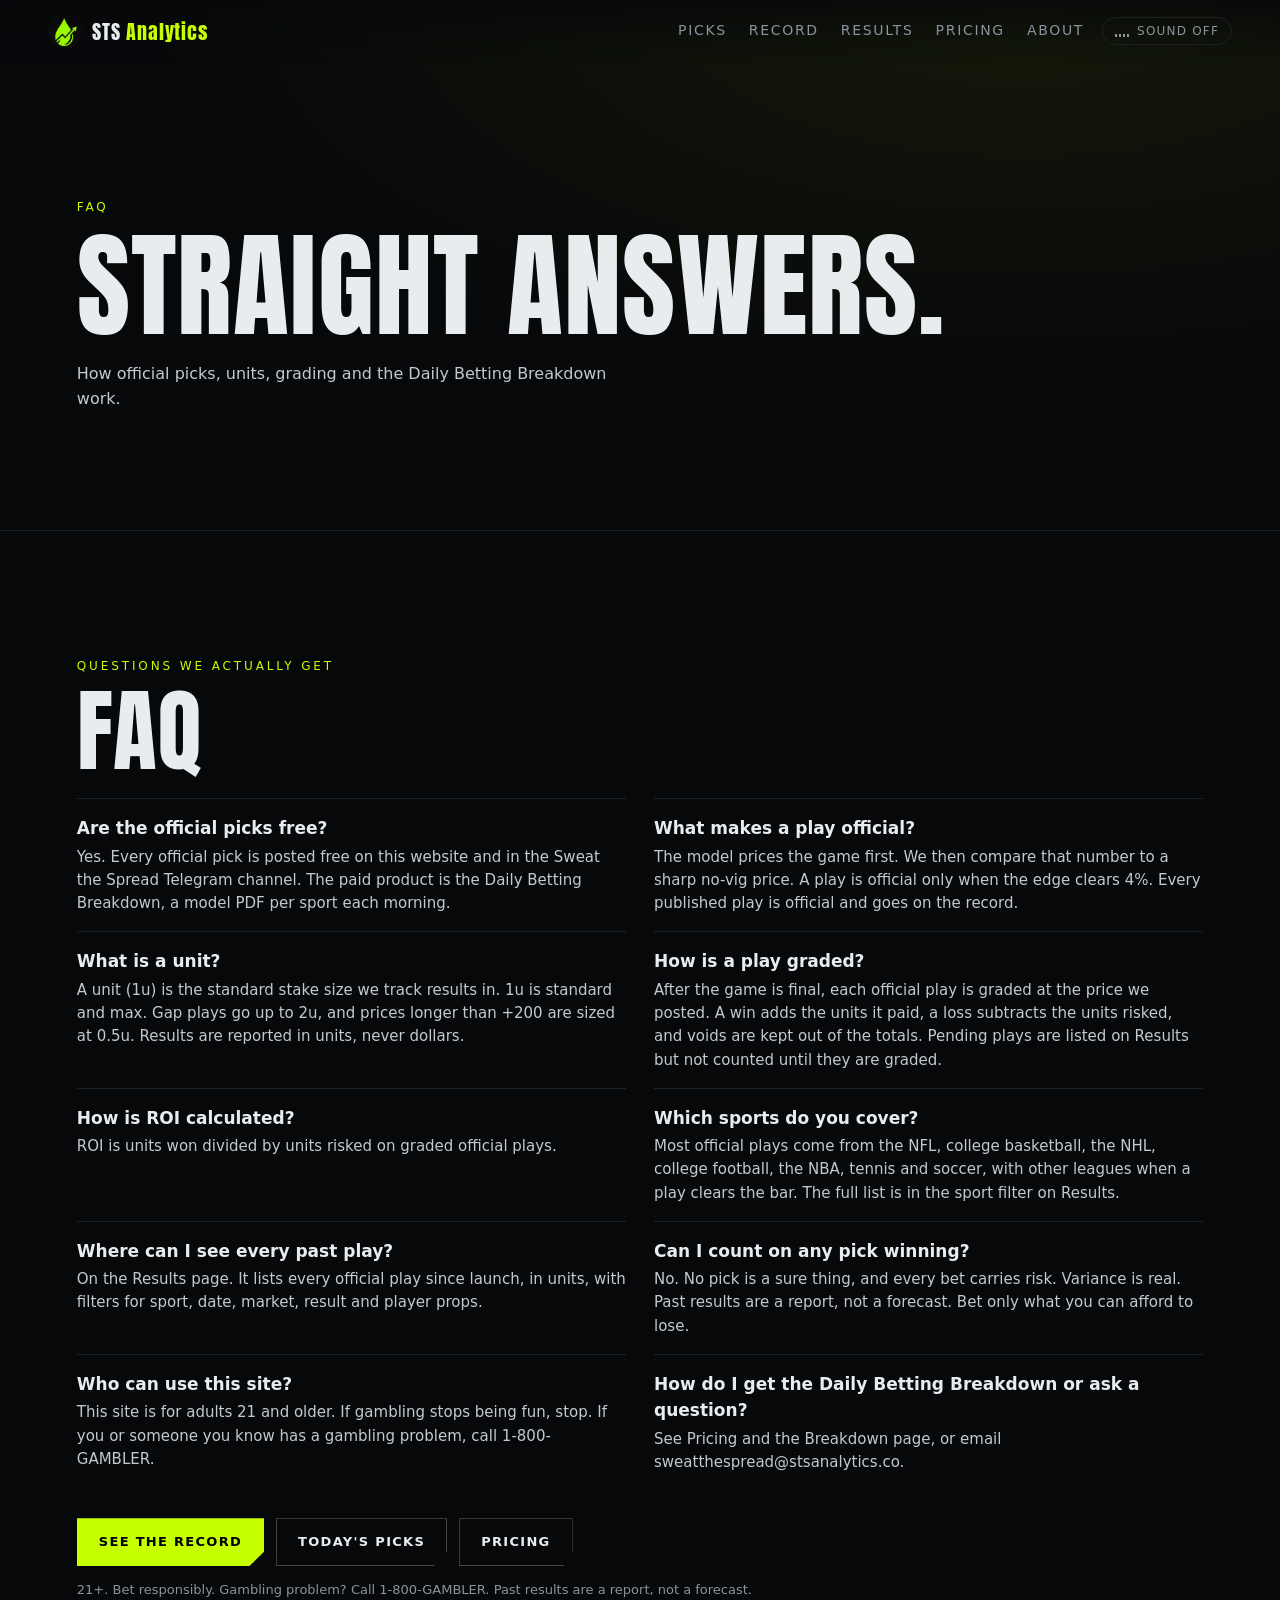
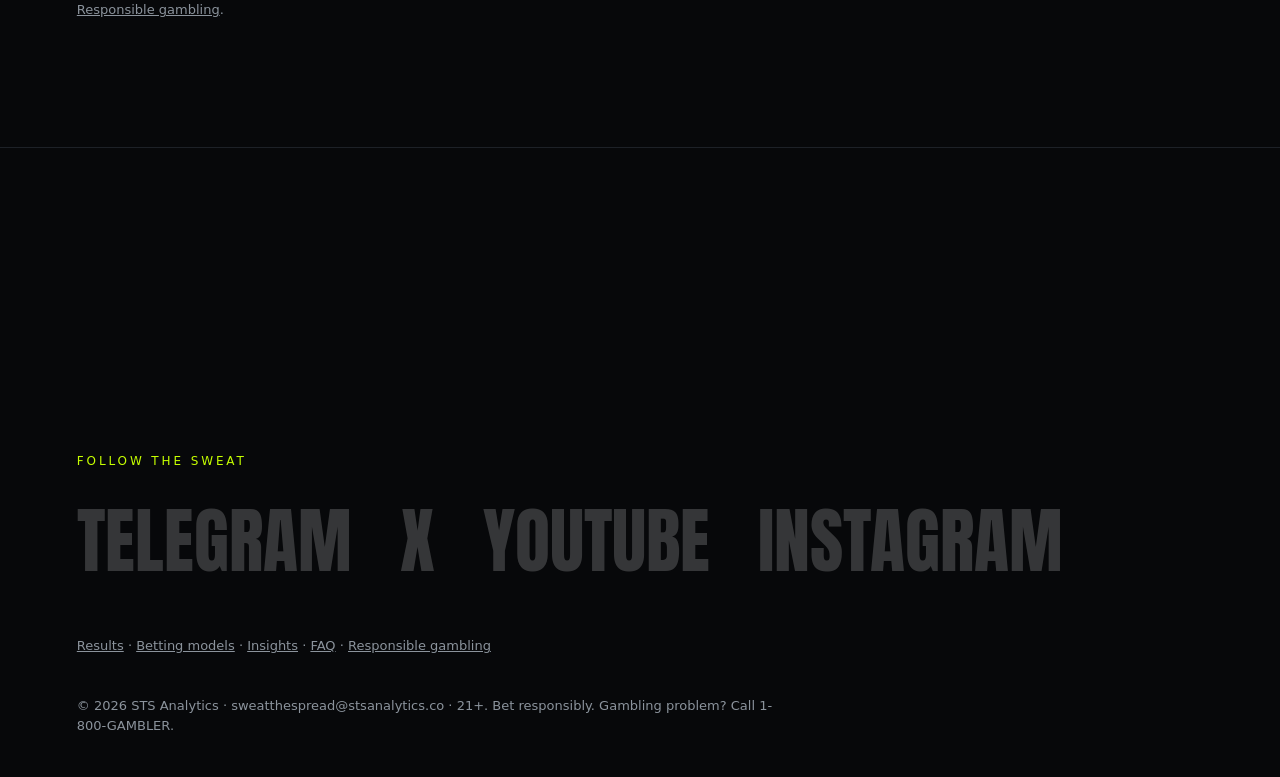
<file: faq/index.html>
<!doctype html>
<html lang="en">
<head>
<meta charset="utf-8">
<meta name="viewport" content="width=device-width,initial-scale=1,viewport-fit=cover">
<title>FAQ: Free Picks, Units &amp; Grading | STS Analytics</title>
<meta name="description" content="How Sweat the Spread official picks work: what makes a play official, what a unit is, how plays are graded, and which sports we cover. 21+.">
<link rel="canonical" href="https://stsanalytics.co/faq/">
<meta property="og:type" content="website">
<meta property="og:site_name" content="STS Analytics">
<meta property="og:title" content="FAQ: Free Picks, Units &amp; Grading | STS Analytics">
<meta property="og:description" content="How Sweat the Spread official picks work: what makes a play official, what a unit is, how plays are graded, and which sports we cover. 21+.">
<meta property="og:url" content="https://stsanalytics.co/faq/">
<meta property="og:image" content="https://stsanalytics.co/assets/og-preview.png">
<meta property="og:image:alt" content="STS Analytics — Sweat the Spread">
<meta property="og:image:width" content="1200">
<meta property="og:image:height" content="630">
<meta name="twitter:card" content="summary_large_image">
<meta name="twitter:site" content="@SweattheSpread">
<meta name="twitter:creator" content="@SweattheSpread">
<meta name="twitter:title" content="FAQ: Free Picks, Units &amp; Grading | STS Analytics">
<meta name="twitter:description" content="How Sweat the Spread official picks work: what makes a play official, what a unit is, how plays are graded, and which sports we cover. 21+.">
<meta name="twitter:image" content="https://stsanalytics.co/assets/og-preview.png">
<meta name="theme-color" content="#07080a">
<link rel="icon" href="/assets/favicon.ico">

<link rel="stylesheet" href="/style.css?v=20261112r">
<script type="application/ld+json">{"@context":"https://schema.org","@type":"Organization","@id":"https://stsanalytics.co/#org","name":"STS Analytics","alternateName":"Sweat the Spread","url":"https://stsanalytics.co/","logo":"https://stsanalytics.co/assets/sweat_the_spread_profile.webp","email":"sweatthespread@stsanalytics.co","sameAs":["https://x.com/SweattheSpread","https://instagram.com/sweatthespread","https://www.youtube.com/@sweatthespread","https://t.me/sweatthespread"]}</script>
<script type="application/ld+json">{"@context":"https://schema.org","@type":"FAQPage","mainEntity":[{"@type":"Question","name":"Are the official picks free?","acceptedAnswer":{"@type":"Answer","text":"Yes. Every official pick is posted free on this website and in the Sweat the Spread Telegram channel. The paid product is the Daily Betting Breakdown, a model PDF per sport each morning."}},{"@type":"Question","name":"What makes a play official?","acceptedAnswer":{"@type":"Answer","text":"The model prices the game first. We then compare that number to a sharp no-vig price. A play is official only when the edge clears 4%. Every published play is official and goes on the record."}},{"@type":"Question","name":"What is a unit?","acceptedAnswer":{"@type":"Answer","text":"A unit (1u) is the standard stake size we track results in. 1u is standard and max. Gap plays go up to 2u, and prices longer than +200 are sized at 0.5u. Results are reported in units, never dollars."}},{"@type":"Question","name":"How is a play graded?","acceptedAnswer":{"@type":"Answer","text":"After the game is final, each official play is graded at the price we posted. A win adds the units it paid, a loss subtracts the units risked, and voids are kept out of the totals. Pending plays are listed on Results but not counted until they are graded."}},{"@type":"Question","name":"How is ROI calculated?","acceptedAnswer":{"@type":"Answer","text":"ROI is units won divided by units risked on graded official plays."}},{"@type":"Question","name":"Which sports do you cover?","acceptedAnswer":{"@type":"Answer","text":"Most official plays come from the NFL, college basketball, the NHL, college football, the NBA, tennis and soccer, with other leagues when a play clears the bar. The full list is in the sport filter on Results."}},{"@type":"Question","name":"Where can I see every past play?","acceptedAnswer":{"@type":"Answer","text":"On the Results page. It lists every official play since launch, in units, with filters for sport, date, market, result and player props."}},{"@type":"Question","name":"Can I count on any pick winning?","acceptedAnswer":{"@type":"Answer","text":"No. No pick is a sure thing, and every bet carries risk. Variance is real. Past results are a report, not a forecast. Bet only what you can afford to lose."}},{"@type":"Question","name":"Who can use this site?","acceptedAnswer":{"@type":"Answer","text":"This site is for adults 21 and older. If gambling stops being fun, stop. If you or someone you know has a gambling problem, call 1-800-GAMBLER."}},{"@type":"Question","name":"How do I get the Daily Betting Breakdown or ask a question?","acceptedAnswer":{"@type":"Answer","text":"See Pricing and the Breakdown page, or email sweatthespread@stsanalytics.co."}}]}</script>
</head>
<body>
<a class="skip" href="#main">Skip to content</a>
<header class="nav">
  <a class="brand" href="/"><img src="/assets/sweat_the_spread_profile.webp" alt="" width="34" height="34"><span>STS<b>Analytics</b></span></a>
  <nav><a href="/#picks" class="glitch" data-text="Picks">Picks</a><a href="/#record" class="glitch" data-text="Record">Record</a><a href="/results/" class="glitch" data-text="Results">Results</a><a href="/pricing/" class="glitch" data-text="Pricing">Pricing</a><a href="/about/" class="glitch" data-text="About">About</a></nav>
  <button id="sound" class="sound" aria-pressed="false" aria-label="Ambient sound off"><span class="bars"><i></i><i></i><i></i><i></i></span><span class="lbl">Sound off</span></button>
</header>

<main id="main">
<section class="phero"><p class="kicker scramble">FAQ</p><h1 class="glitch big" data-text="Straight answers.">Straight answers.</h1>
<p class="lede">How official picks, units, grading and the Daily Betting Breakdown work.</p></section>
<section class="sect reveal">
 <p class="kicker">Questions we actually get</p><h2 class="glitch" data-text="FAQ">FAQ</h2>
 <ul class="inside">
  <li><b>Are the official picks free?</b><span>Yes. Every official pick is posted free on this website and in the Sweat the Spread Telegram channel. The paid product is the Daily Betting Breakdown, a model PDF per sport each morning.</span></li>
  <li><b>What makes a play official?</b><span>The model prices the game first. We then compare that number to a sharp no-vig price. A play is official only when the edge clears 4%. Every published play is official and goes on the record.</span></li>
  <li><b>What is a unit?</b><span>A unit (1u) is the standard stake size we track results in. 1u is standard and max. Gap plays go up to 2u, and prices longer than +200 are sized at 0.5u. Results are reported in units, never dollars.</span></li>
  <li><b>How is a play graded?</b><span>After the game is final, each official play is graded at the price we posted. A win adds the units it paid, a loss subtracts the units risked, and voids are kept out of the totals. Pending plays are listed on Results but not counted until they are graded.</span></li>
  <li><b>How is ROI calculated?</b><span>ROI is units won divided by units risked on graded official plays.</span></li>
  <li><b>Which sports do you cover?</b><span>Most official plays come from the NFL, college basketball, the NHL, college football, the NBA, tennis and soccer, with other leagues when a play clears the bar. The full list is in the sport filter on Results.</span></li>
  <li><b>Where can I see every past play?</b><span>On the Results page. It lists every official play since launch, in units, with filters for sport, date, market, result and player props.</span></li>
  <li><b>Can I count on any pick winning?</b><span>No. No pick is a sure thing, and every bet carries risk. Variance is real. Past results are a report, not a forecast. Bet only what you can afford to lose.</span></li>
  <li><b>Who can use this site?</b><span>This site is for adults 21 and older. If gambling stops being fun, stop. If you or someone you know has a gambling problem, call 1-800-GAMBLER.</span></li>
  <li><b>How do I get the Daily Betting Breakdown or ask a question?</b><span>See Pricing and the Breakdown page, or email sweatthespread@stsanalytics.co.</span></li>
 </ul>
 <div class="ctas" style="margin-top:28px"><a class="btn glitch" data-text="See the record" href="/results/">See the record</a><a class="btn ghost glitch" data-text="Today's picks" href="/#picks">Today's picks</a><a class="btn ghost glitch" data-text="Pricing" href="/pricing/">Pricing</a></div>
 <p class="fine">21+. Bet responsibly. Gambling problem? Call 1-800-GAMBLER. Past results are a report, not a forecast. <a href="/responsible-gambling/">Responsible gambling</a>.</p>
</section>
</main>
<footer class="foot">
  <canvas id="particles" aria-hidden="true"></canvas>
  <p class="kicker">Follow the sweat</p>
  <ul class="socials">
    <li><a data-icon="telegram" href="https://t.me/sweatthespread" id="tg-link" rel="noopener" target="_blank">Telegram</a></li>
    <li><a data-icon="x" href="https://x.com/SweattheSpread" rel="noopener" target="_blank">X</a></li>
    <li><a data-icon="youtube" href="https://www.youtube.com/@sweatthespread" rel="noopener" target="_blank">YouTube</a></li>
    <li><a data-icon="instagram" href="https://instagram.com/sweatthespread" rel="noopener" target="_blank">Instagram</a></li>
  </ul>
  <p class="fine foot-links"><a href="/results/">Results</a> · <a href="/models/">Betting models</a> · <a href="/insights/">Insights</a> · <a href="/faq/">FAQ</a> · <a href="/responsible-gambling/">Responsible gambling</a></p>
  <p class="fine">© 2026 STS Analytics · sweatthespread@stsanalytics.co · 21+. Bet responsibly. Gambling problem? Call 1-800-GAMBLER.</p>
</footer>
<script src="/vendor/gsap.min.js" defer></script>
<script src="/vendor/ScrollTrigger.min.js" defer></script>
<script src="/vendor/lenis.min.js" defer></script>
<script type="module" src="/main.js"></script>
<!-- Cloudflare Web Analytics --><script defer src='https://static.cloudflareinsights.com/beacon.min.js' data-cf-beacon='{"token": "a010030c76fa4e209f8706716a4c3b80"}'></script><!-- End Cloudflare Web Analytics -->
</body>
</html>
</file>
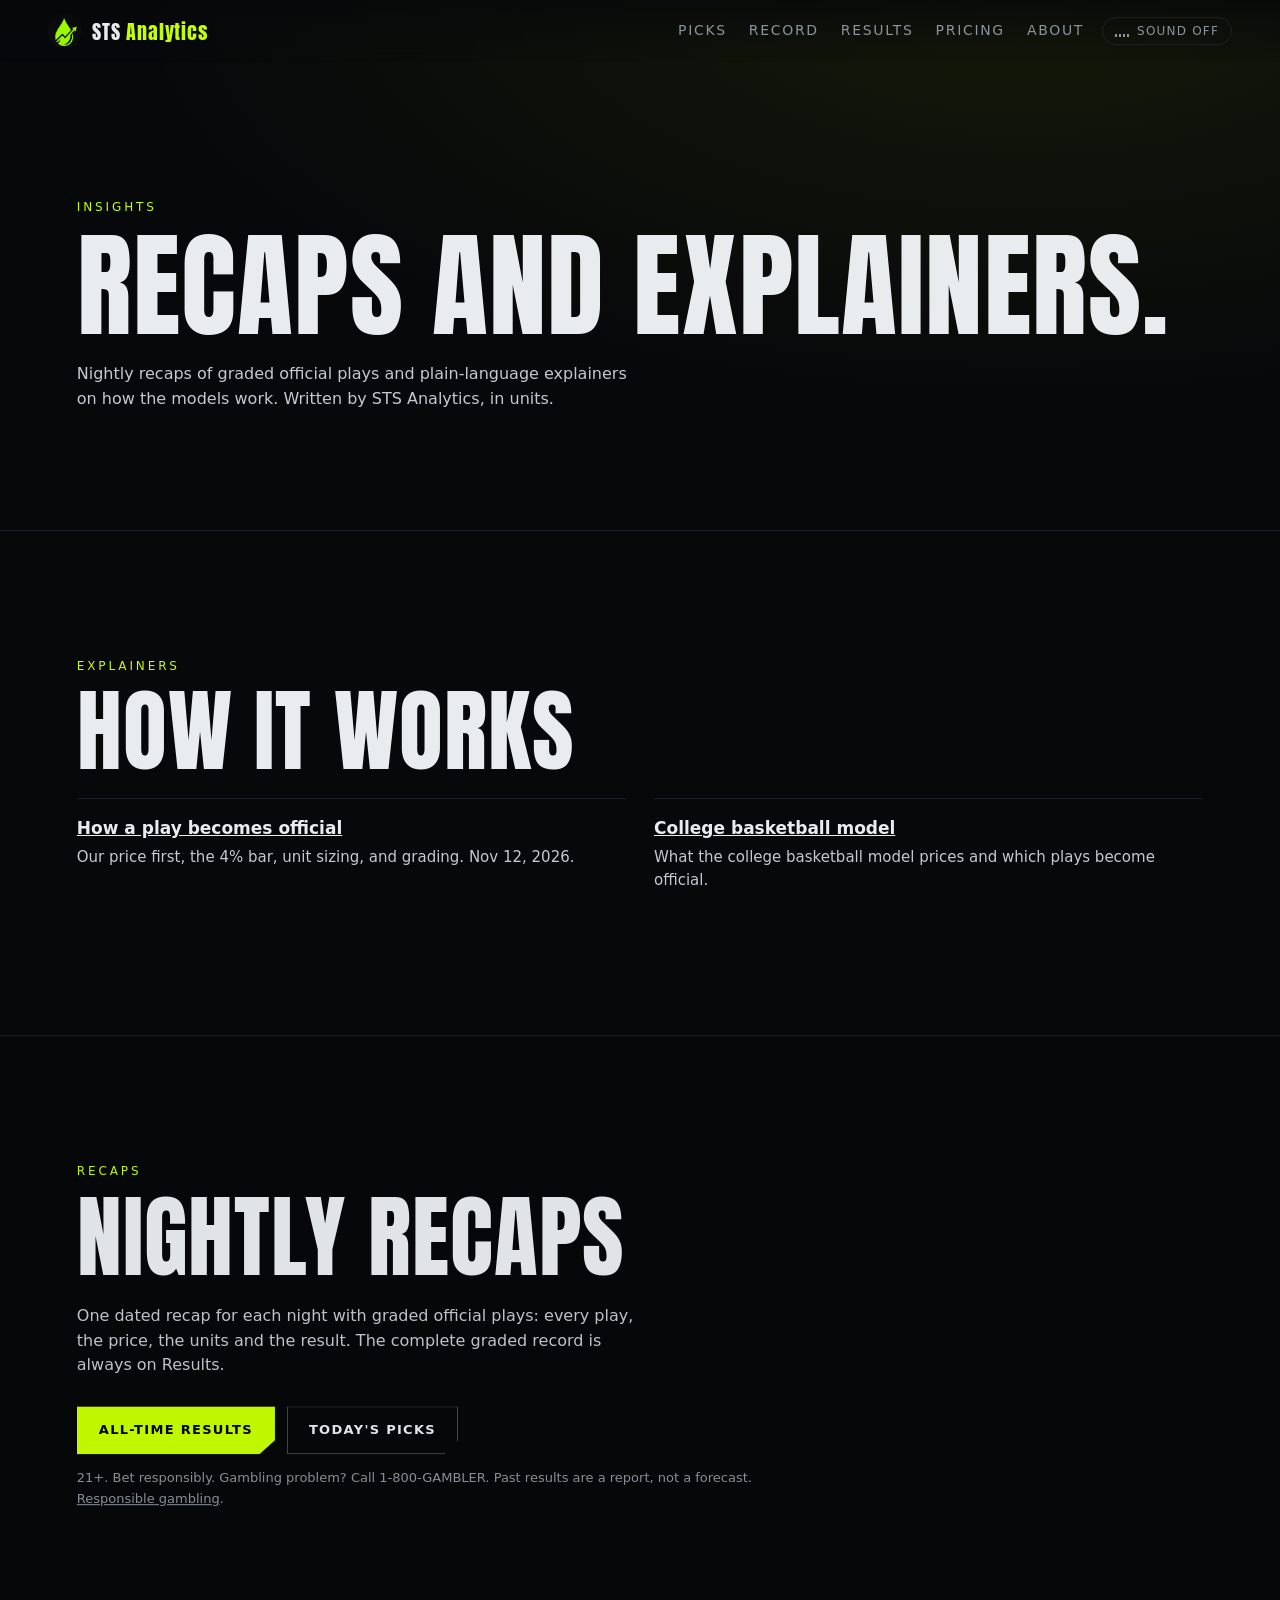
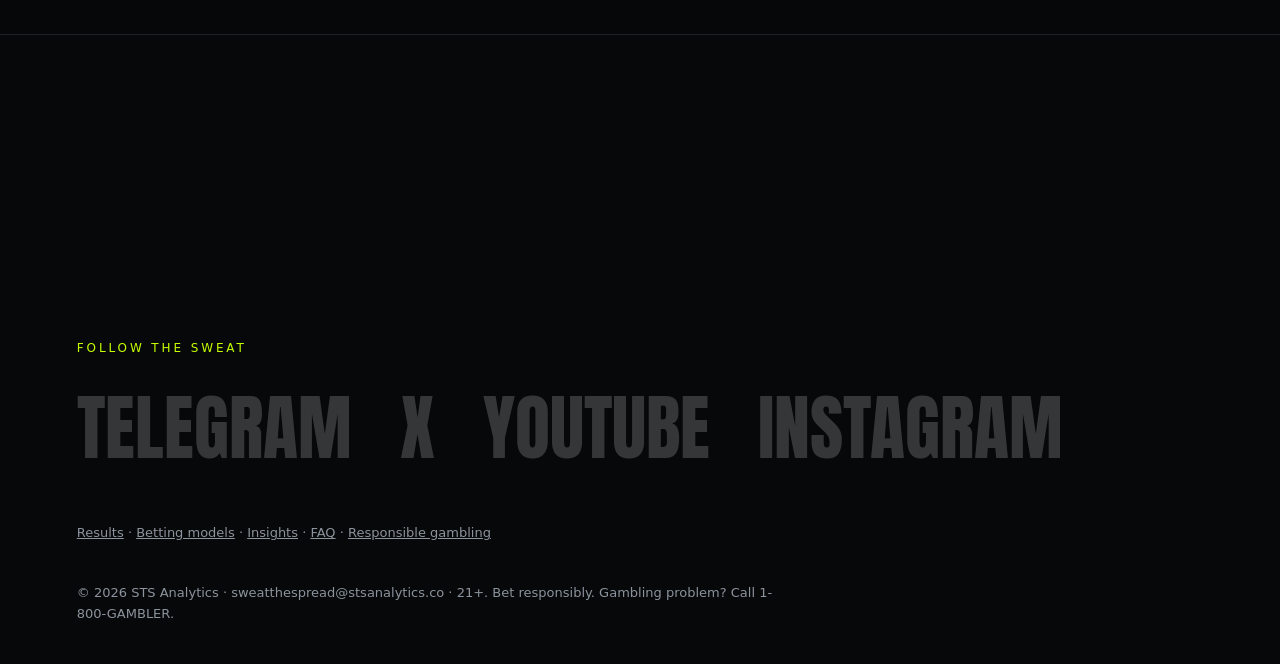
<file: insights/index.html>
<!doctype html>
<html lang="en">
<head>
<meta charset="utf-8">
<meta name="viewport" content="width=device-width,initial-scale=1,viewport-fit=cover">
<title>Betting Recaps &amp; Model Explainers | STS Analytics</title>
<meta name="description" content="Nightly recaps of graded Sweat the Spread official plays in units, plus plain-language explainers on how our sports betting models work. 21+.">
<link rel="canonical" href="https://stsanalytics.co/insights/">
<meta property="og:type" content="website">
<meta property="og:site_name" content="STS Analytics">
<meta property="og:title" content="Betting Recaps &amp; Model Explainers | STS Analytics">
<meta property="og:description" content="Nightly recaps of graded Sweat the Spread official plays in units, plus plain-language explainers on how our sports betting models work. 21+.">
<meta property="og:url" content="https://stsanalytics.co/insights/">
<meta property="og:image" content="https://stsanalytics.co/assets/og-preview.png">
<meta property="og:image:alt" content="STS Analytics — Sweat the Spread">
<meta property="og:image:width" content="1200">
<meta property="og:image:height" content="630">
<meta name="twitter:card" content="summary_large_image">
<meta name="twitter:site" content="@SweattheSpread">
<meta name="twitter:creator" content="@SweattheSpread">
<meta name="twitter:title" content="Betting Recaps &amp; Model Explainers | STS Analytics">
<meta name="twitter:description" content="Nightly recaps of graded Sweat the Spread official plays in units, plus plain-language explainers on how our sports betting models work. 21+.">
<meta name="twitter:image" content="https://stsanalytics.co/assets/og-preview.png">
<meta name="theme-color" content="#07080a">
<link rel="icon" href="/assets/favicon.ico">

<link rel="stylesheet" href="/style.css?v=20261112r">
<script type="application/ld+json">{"@context":"https://schema.org","@type":"Organization","@id":"https://stsanalytics.co/#org","name":"STS Analytics","alternateName":"Sweat the Spread","url":"https://stsanalytics.co/","logo":"https://stsanalytics.co/assets/sweat_the_spread_profile.webp","email":"sweatthespread@stsanalytics.co","sameAs":["https://x.com/SweattheSpread","https://instagram.com/sweatthespread","https://www.youtube.com/@sweatthespread","https://t.me/sweatthespread"]}</script>
<script type="application/ld+json">{"@context":"https://schema.org","@type":"CollectionPage","name":"Insights","url":"https://stsanalytics.co/insights/","publisher":{"@id":"https://stsanalytics.co/#org"}}</script>
</head>
<body>
<a class="skip" href="#main">Skip to content</a>
<header class="nav">
  <a class="brand" href="/"><img src="/assets/sweat_the_spread_profile.webp" alt="" width="34" height="34"><span>STS<b>Analytics</b></span></a>
  <nav><a href="/#picks" class="glitch" data-text="Picks">Picks</a><a href="/#record" class="glitch" data-text="Record">Record</a><a href="/results/" class="glitch" data-text="Results">Results</a><a href="/pricing/" class="glitch" data-text="Pricing">Pricing</a><a href="/about/" class="glitch" data-text="About">About</a></nav>
  <button id="sound" class="sound" aria-pressed="false" aria-label="Ambient sound off"><span class="bars"><i></i><i></i><i></i><i></i></span><span class="lbl">Sound off</span></button>
</header>

<main id="main">
<section class="phero"><p class="kicker scramble">Insights</p><h1 class="glitch big" data-text="Recaps and explainers.">Recaps and explainers.</h1>
<p class="lede">Nightly recaps of graded official plays and plain-language explainers on how the models work. Written by STS Analytics, in units.</p></section>
<section class="sect reveal">
 <p class="kicker">Explainers</p><h2 class="glitch" data-text="How it works">How it works</h2>
 <ul class="inside">
  <li><b><a href="/insights/how-a-play-becomes-official/">How a play becomes official</a></b><span>Our price first, the 4% bar, unit sizing, and grading. Nov 12, 2026.</span></li>
  <li><b><a href="/models/ncaab/">College basketball model</a></b><span>What the college basketball model prices and which plays become official.</span></li>
 </ul>
</section>
<section class="sect reveal">
 <p class="kicker">Recaps</p><h2 class="glitch" data-text="Nightly recaps">Nightly recaps</h2>
 <p class="lede">One dated recap for each night with graded official plays: every play, the price, the units and the result. The complete graded record is always on Results.</p>
 <div class="ctas"><a class="btn glitch" data-text="All-time results" href="/results/">All-time results</a><a class="btn ghost glitch" data-text="Today's picks" href="/#picks">Today's picks</a></div>
 <p class="fine">21+. Bet responsibly. Gambling problem? Call 1-800-GAMBLER. Past results are a report, not a forecast. <a href="/responsible-gambling/">Responsible gambling</a>.</p>
</section>
</main>
<footer class="foot">
  <canvas id="particles" aria-hidden="true"></canvas>
  <p class="kicker">Follow the sweat</p>
  <ul class="socials">
    <li><a data-icon="telegram" href="https://t.me/sweatthespread" id="tg-link" rel="noopener" target="_blank">Telegram</a></li>
    <li><a data-icon="x" href="https://x.com/SweattheSpread" rel="noopener" target="_blank">X</a></li>
    <li><a data-icon="youtube" href="https://www.youtube.com/@sweatthespread" rel="noopener" target="_blank">YouTube</a></li>
    <li><a data-icon="instagram" href="https://instagram.com/sweatthespread" rel="noopener" target="_blank">Instagram</a></li>
  </ul>
  <p class="fine foot-links"><a href="/results/">Results</a> · <a href="/models/">Betting models</a> · <a href="/insights/">Insights</a> · <a href="/faq/">FAQ</a> · <a href="/responsible-gambling/">Responsible gambling</a></p>
  <p class="fine">© 2026 STS Analytics · sweatthespread@stsanalytics.co · 21+. Bet responsibly. Gambling problem? Call 1-800-GAMBLER.</p>
</footer>
<script src="/vendor/gsap.min.js" defer></script>
<script src="/vendor/ScrollTrigger.min.js" defer></script>
<script src="/vendor/lenis.min.js" defer></script>
<script type="module" src="/main.js"></script>
<!-- Cloudflare Web Analytics --><script defer src='https://static.cloudflareinsights.com/beacon.min.js' data-cf-beacon='{"token": "a010030c76fa4e209f8706716a4c3b80"}'></script><!-- End Cloudflare Web Analytics -->
</body>
</html>
</file>
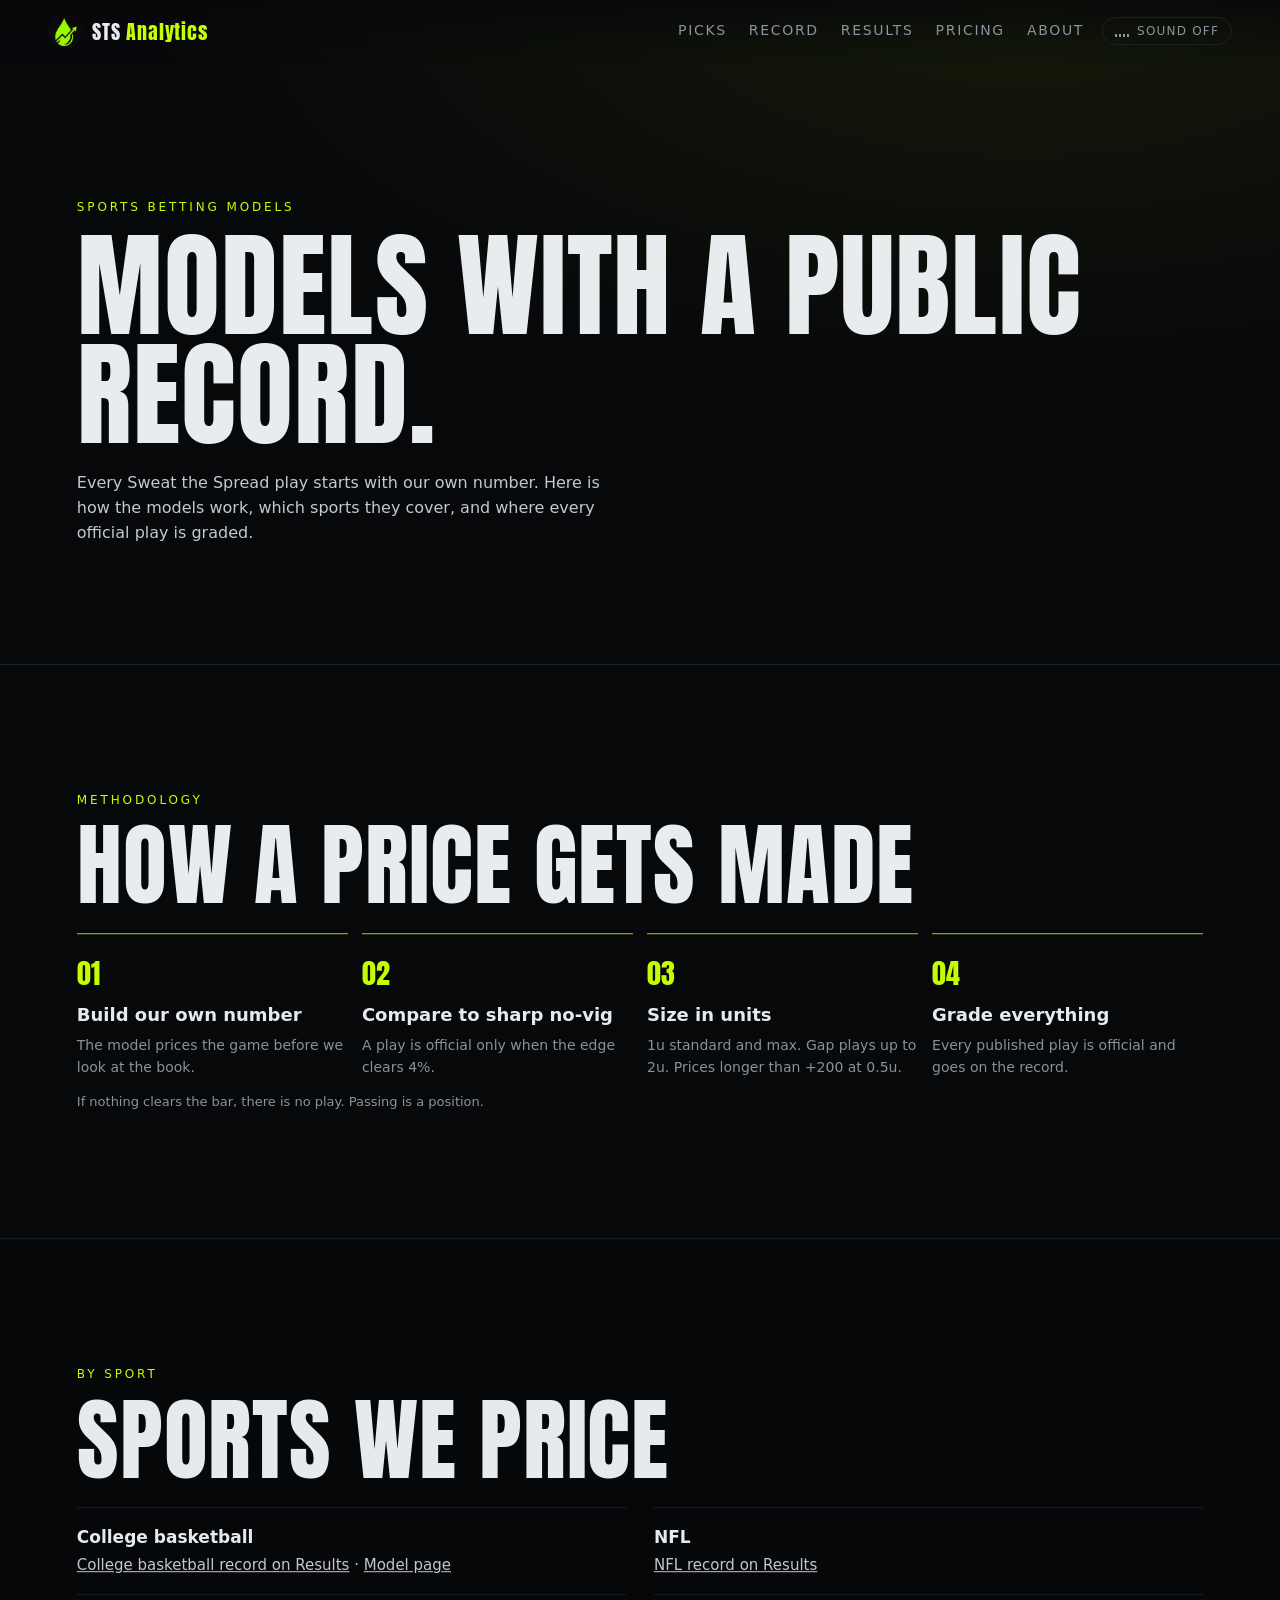
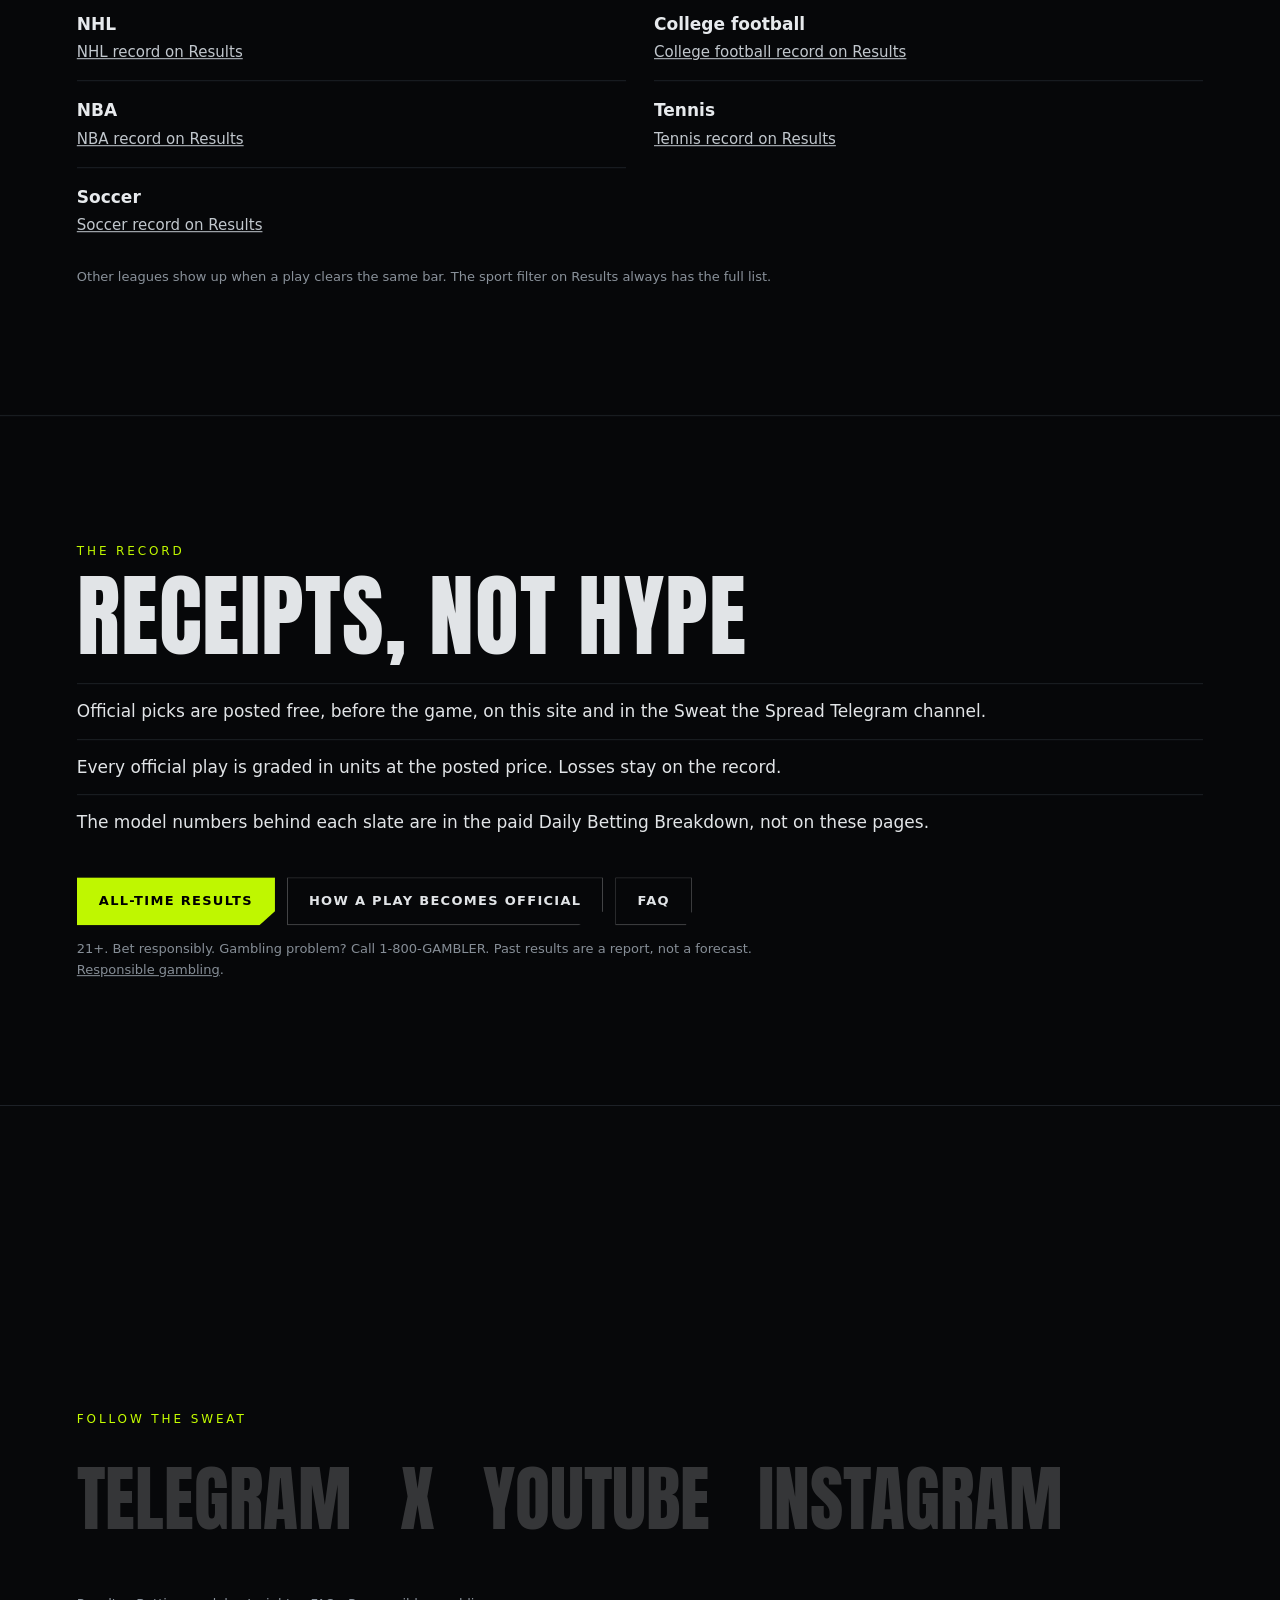
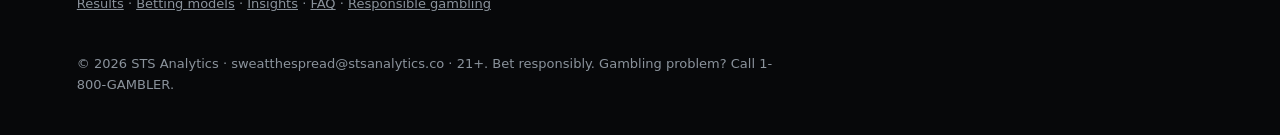
<file: models/index.html>
<!doctype html>
<html lang="en">
<head>
<meta charset="utf-8">
<meta name="viewport" content="width=device-width,initial-scale=1,viewport-fit=cover">
<title>Sports Betting Models with a Public Record | STS Analytics</title>
<meta name="description" content="How Sweat the Spread's sports betting models work: our own price first, a 4% edge rule against sharp no-vig prices, unit sizing, and a public record. 21+.">
<link rel="canonical" href="https://stsanalytics.co/models/">
<meta property="og:type" content="website">
<meta property="og:site_name" content="STS Analytics">
<meta property="og:title" content="Sports Betting Models with a Public Record | STS Analytics">
<meta property="og:description" content="How Sweat the Spread's sports betting models work: our own price first, a 4% edge rule against sharp no-vig prices, unit sizing, and a public record. 21+.">
<meta property="og:url" content="https://stsanalytics.co/models/">
<meta property="og:image" content="https://stsanalytics.co/assets/og-preview.png">
<meta property="og:image:alt" content="STS Analytics — Sweat the Spread">
<meta property="og:image:width" content="1200">
<meta property="og:image:height" content="630">
<meta name="twitter:card" content="summary_large_image">
<meta name="twitter:site" content="@SweattheSpread">
<meta name="twitter:creator" content="@SweattheSpread">
<meta name="twitter:title" content="Sports Betting Models with a Public Record | STS Analytics">
<meta name="twitter:description" content="How Sweat the Spread's sports betting models work: our own price first, a 4% edge rule against sharp no-vig prices, unit sizing, and a public record. 21+.">
<meta name="twitter:image" content="https://stsanalytics.co/assets/og-preview.png">
<meta name="theme-color" content="#07080a">
<link rel="icon" href="/assets/favicon.ico">

<link rel="stylesheet" href="/style.css?v=20261112r">
<script type="application/ld+json">{"@context":"https://schema.org","@type":"Organization","@id":"https://stsanalytics.co/#org","name":"STS Analytics","alternateName":"Sweat the Spread","url":"https://stsanalytics.co/","logo":"https://stsanalytics.co/assets/sweat_the_spread_profile.webp","email":"sweatthespread@stsanalytics.co","sameAs":["https://x.com/SweattheSpread","https://instagram.com/sweatthespread","https://www.youtube.com/@sweatthespread","https://t.me/sweatthespread"]}</script>
</head>
<body>
<a class="skip" href="#main">Skip to content</a>
<header class="nav">
  <a class="brand" href="/"><img src="/assets/sweat_the_spread_profile.webp" alt="" width="34" height="34"><span>STS<b>Analytics</b></span></a>
  <nav><a href="/#picks" class="glitch" data-text="Picks">Picks</a><a href="/#record" class="glitch" data-text="Record">Record</a><a href="/results/" class="glitch" data-text="Results">Results</a><a href="/pricing/" class="glitch" data-text="Pricing">Pricing</a><a href="/about/" class="glitch" data-text="About">About</a></nav>
  <button id="sound" class="sound" aria-pressed="false" aria-label="Ambient sound off"><span class="bars"><i></i><i></i><i></i><i></i></span><span class="lbl">Sound off</span></button>
</header>

<main id="main">
<section class="phero"><p class="kicker scramble">Sports betting models</p><h1 class="glitch big" data-text="Models with a public record.">Models with a public record.</h1>
<p class="lede">Every Sweat the Spread play starts with our own number. Here is how the models work, which sports they cover, and where every official play is graded.</p></section>
<section class="sect reveal">
 <p class="kicker">Methodology</p><h2 class="glitch" data-text="How a price gets made">How a price gets made</h2>
 <ol class="steps">
  <li class="reveal"><b>01</b><h4>Build our own number</h4><p>The model prices the game before we look at the book.</p></li>
  <li class="reveal"><b>02</b><h4>Compare to sharp no‑vig</h4><p>A play is official only when the edge clears 4%.</p></li>
  <li class="reveal"><b>03</b><h4>Size in units</h4><p>1u standard and max. Gap plays up to 2u. Prices longer than +200 at 0.5u.</p></li>
  <li class="reveal"><b>04</b><h4>Grade everything</h4><p>Every published play is official and goes on the record.</p></li>
 </ol>
 <p class="fine">If nothing clears the bar, there is no play. Passing is a position.</p>
</section>
<section class="sect reveal">
 <p class="kicker">By sport</p><h2 class="glitch" data-text="Sports we price">Sports we price</h2>
 <ul class="inside">
  <li><b>College basketball</b><span><a href="/results/?sport=NCAAB">College basketball record on Results</a> · <a href="/models/ncaab/">Model page</a></span></li>
  <li><b>NFL</b><span><a href="/results/?sport=NFL">NFL record on Results</a></span></li>
  <li><b>NHL</b><span><a href="/results/?sport=NHL">NHL record on Results</a></span></li>
  <li><b>College football</b><span><a href="/results/?sport=NCAAF">College football record on Results</a></span></li>
  <li><b>NBA</b><span><a href="/results/?sport=NBA">NBA record on Results</a></span></li>
  <li><b>Tennis</b><span><a href="/results/?sport=Tennis">Tennis record on Results</a></span></li>
  <li><b>Soccer</b><span><a href="/results/?sport=Soccer">Soccer record on Results</a></span></li>
 </ul>
 <p class="fine">Other leagues show up when a play clears the same bar. The sport filter on Results always has the full list.</p>
</section>
<section class="sect reveal">
 <p class="kicker">The record</p><h2 class="glitch" data-text="Receipts, not hype">Receipts, not hype</h2>
 <ul class="rules"><li>Official picks are posted free, before the game, on this site and in the Sweat the Spread Telegram channel.</li><li>Every official play is graded in units at the posted price. Losses stay on the record.</li><li>The model numbers behind each slate are in the paid Daily Betting Breakdown, not on these pages.</li></ul>
 <div class="ctas" style="margin-top:28px"><a class="btn glitch" data-text="All-time results" href="/results/">All-time results</a><a class="btn ghost glitch" data-text="How a play becomes official" href="/insights/how-a-play-becomes-official/">How a play becomes official</a><a class="btn ghost glitch" data-text="FAQ" href="/faq/">FAQ</a></div>
 <p class="fine">21+. Bet responsibly. Gambling problem? Call 1-800-GAMBLER. Past results are a report, not a forecast. <a href="/responsible-gambling/">Responsible gambling</a>.</p>
</section>
</main>
<footer class="foot">
  <canvas id="particles" aria-hidden="true"></canvas>
  <p class="kicker">Follow the sweat</p>
  <ul class="socials">
    <li><a data-icon="telegram" href="https://t.me/sweatthespread" id="tg-link" rel="noopener" target="_blank">Telegram</a></li>
    <li><a data-icon="x" href="https://x.com/SweattheSpread" rel="noopener" target="_blank">X</a></li>
    <li><a data-icon="youtube" href="https://www.youtube.com/@sweatthespread" rel="noopener" target="_blank">YouTube</a></li>
    <li><a data-icon="instagram" href="https://instagram.com/sweatthespread" rel="noopener" target="_blank">Instagram</a></li>
  </ul>
  <p class="fine foot-links"><a href="/results/">Results</a> · <a href="/models/">Betting models</a> · <a href="/insights/">Insights</a> · <a href="/faq/">FAQ</a> · <a href="/responsible-gambling/">Responsible gambling</a></p>
  <p class="fine">© 2026 STS Analytics · sweatthespread@stsanalytics.co · 21+. Bet responsibly. Gambling problem? Call 1-800-GAMBLER.</p>
</footer>
<script src="/vendor/gsap.min.js" defer></script>
<script src="/vendor/ScrollTrigger.min.js" defer></script>
<script src="/vendor/lenis.min.js" defer></script>
<script type="module" src="/main.js"></script>
<!-- Cloudflare Web Analytics --><script defer src='https://static.cloudflareinsights.com/beacon.min.js' data-cf-beacon='{"token": "a010030c76fa4e209f8706716a4c3b80"}'></script><!-- End Cloudflare Web Analytics -->
</body>
</html>
</file>
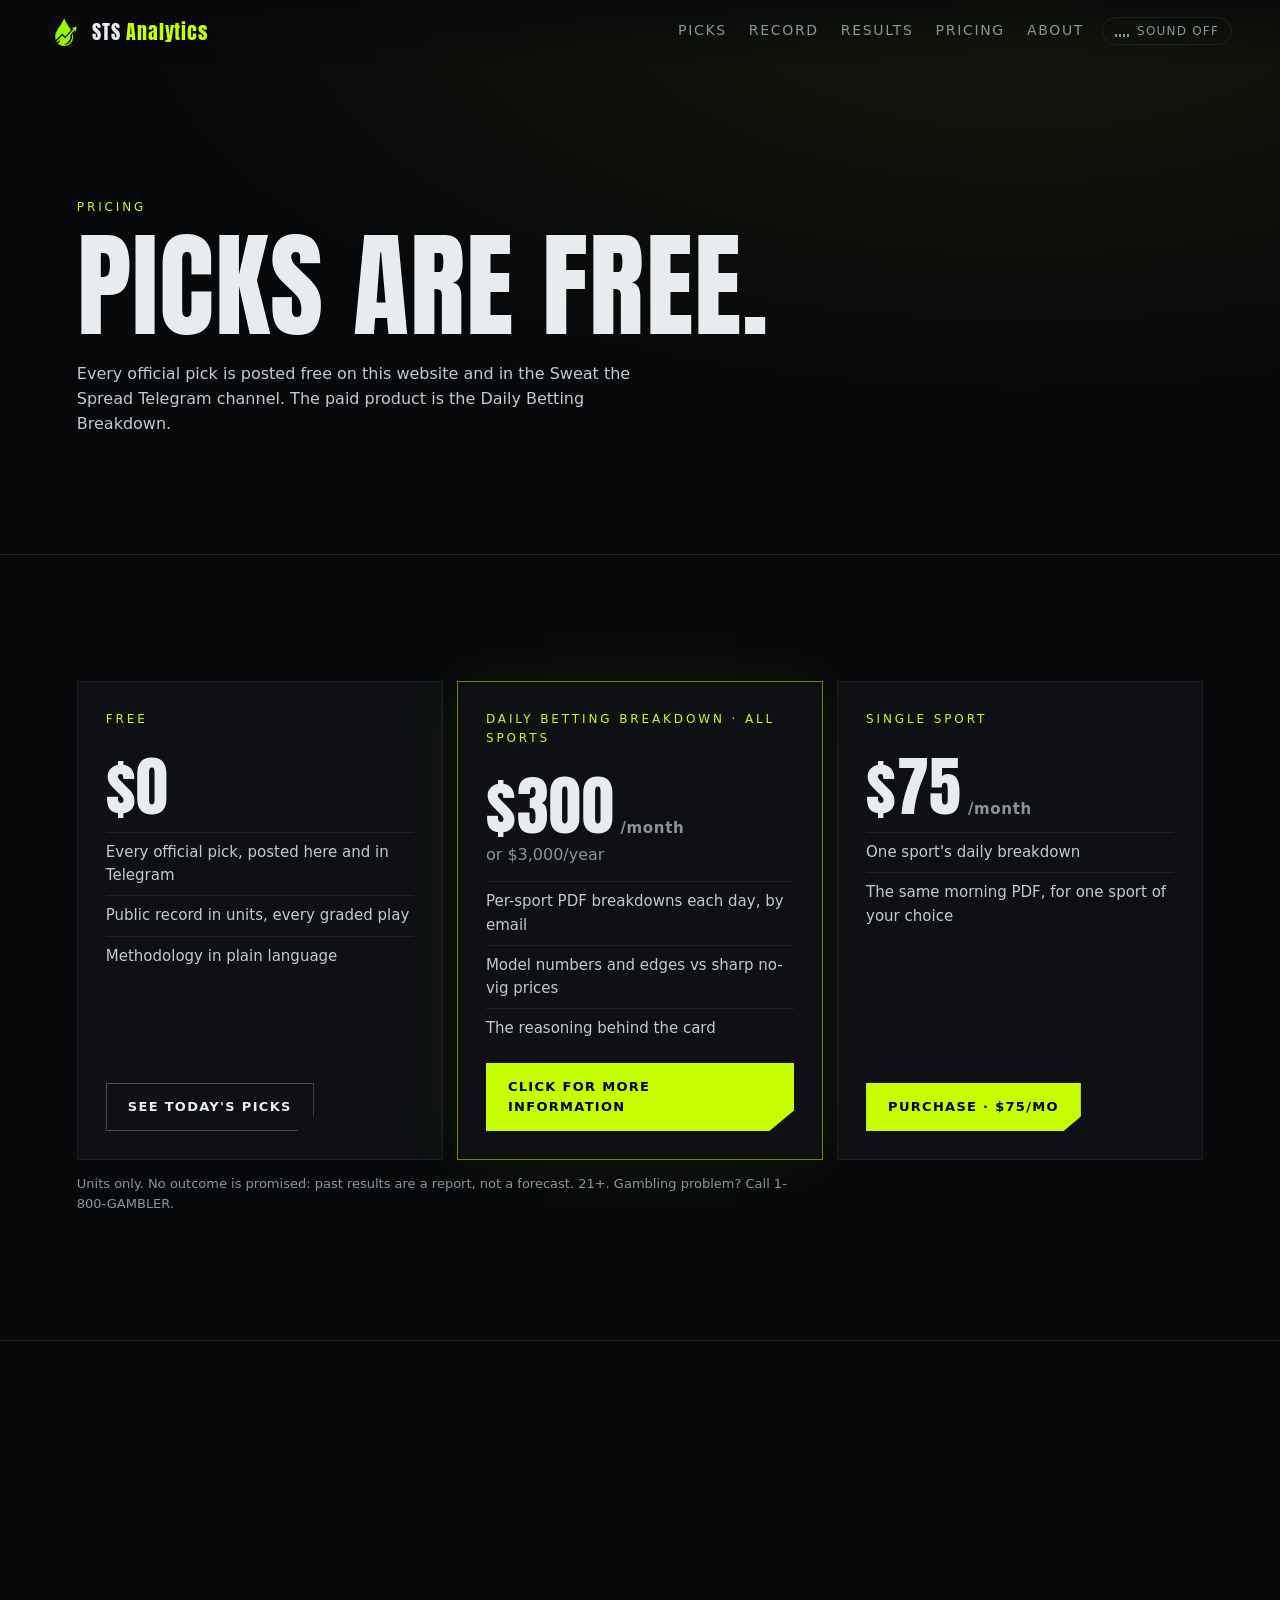
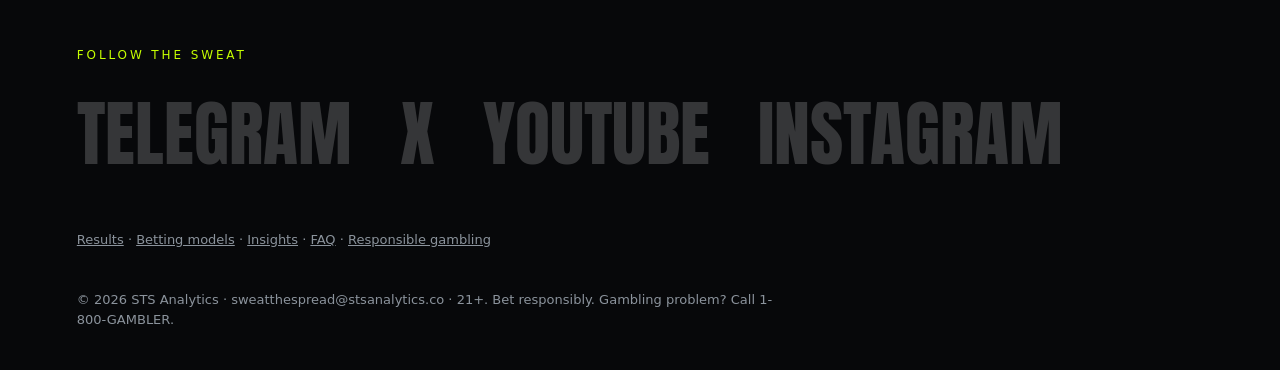
<file: pricing/index.html>
<!doctype html>
<html lang="en">
<head>
<meta charset="utf-8">
<meta name="viewport" content="width=device-width,initial-scale=1,viewport-fit=cover">
<title>Free Picks &amp; Daily Betting Breakdown Pricing | STS Analytics</title>
<meta name="description" content="Official picks are free on the site and in Telegram. The paid product is the Daily Betting Breakdown, one model PDF per sport each morning.">
<link rel="canonical" href="https://stsanalytics.co/pricing/">
<meta property="og:type" content="website">
<meta property="og:site_name" content="STS Analytics">
<meta property="og:title" content="Free Picks &amp; Daily Betting Breakdown Pricing | STS Analytics">
<meta property="og:description" content="Official picks are free on the site and in Telegram. The paid product is the Daily Betting Breakdown, one model PDF per sport each morning.">
<meta property="og:url" content="https://stsanalytics.co/pricing/">
<meta property="og:image" content="https://stsanalytics.co/assets/og-preview.png">
<meta property="og:image:alt" content="STS Analytics — Sweat the Spread">
<meta property="og:image:width" content="1200">
<meta property="og:image:height" content="630">
<meta name="twitter:card" content="summary_large_image">
<meta name="twitter:site" content="@SweattheSpread">
<meta name="twitter:creator" content="@SweattheSpread">
<meta name="twitter:title" content="Free Picks &amp; Daily Betting Breakdown Pricing | STS Analytics">
<meta name="twitter:description" content="Official picks are free on the site and in Telegram. The paid product is the Daily Betting Breakdown, one model PDF per sport each morning.">
<meta name="twitter:image" content="https://stsanalytics.co/assets/og-preview.png">
<meta name="theme-color" content="#07080a">
<link rel="icon" href="/assets/favicon.ico">

<link rel="stylesheet" href="/style.css?v=20261112r">
<script type="application/ld+json">{"@context":"https://schema.org","@type":"Organization","@id":"https://stsanalytics.co/#org","name":"STS Analytics","alternateName":"Sweat the Spread","url":"https://stsanalytics.co/","logo":"https://stsanalytics.co/assets/sweat_the_spread_profile.webp","email":"sweatthespread@stsanalytics.co","sameAs":["https://x.com/SweattheSpread","https://instagram.com/sweatthespread","https://www.youtube.com/@sweatthespread","https://t.me/sweatthespread"]}</script>
<script type="application/ld+json">{"@context":"https://schema.org","@type":"Offer","name":"Daily Betting Breakdown · single sport","description":"One sport's daily breakdown, emailed each morning.","url":"https://whop.com/checkout/plan_E1iju0eyvZDFG","price":"75","priceCurrency":"USD","availability":"https://schema.org/InStock","seller":{"@id":"https://stsanalytics.co/#org"},"priceSpecification":{"@type":"UnitPriceSpecification","price":"75","priceCurrency":"USD","billingDuration":"P1M","unitCode":"MON"}}</script>
</head>
<body>
<a class="skip" href="#main">Skip to content</a>
<header class="nav">
  <a class="brand" href="/"><img src="/assets/sweat_the_spread_profile.webp" alt="" width="34" height="34"><span>STS<b>Analytics</b></span></a>
  <nav><a href="/#picks" class="glitch" data-text="Picks">Picks</a><a href="/#record" class="glitch" data-text="Record">Record</a><a href="/results/" class="glitch" data-text="Results">Results</a><a href="/pricing/" class="glitch" data-text="Pricing">Pricing</a><a href="/about/" class="glitch" data-text="About">About</a></nav>
  <button id="sound" class="sound" aria-pressed="false" aria-label="Ambient sound off"><span class="bars"><i></i><i></i><i></i><i></i></span><span class="lbl">Sound off</span></button>
</header>

<main id="main">
<section class="phero"><p class="kicker scramble">Pricing</p><h1 class="glitch big" data-text="Picks are free.">Picks are free.</h1>
<p class="lede">Every official pick is posted free on this website and in the Sweat the Spread Telegram channel. The paid product is the Daily Betting Breakdown.</p></section>
<section class="sect">
 <div class="plans">
  <article class="plan reveal"><p class="kicker">Free</p><h2 class="scramble">$0</h2><ul><li>Every official pick, posted here and in Telegram</li><li>Public record in units, every graded play</li><li>Methodology in plain language</li></ul><a class="btn ghost glitch" data-text="See today's picks" href="/#picks">See today's picks</a></article>
  <article class="plan hot reveal"><p class="kicker">Daily Betting Breakdown · all sports</p><h2><span class="scramble">$300</span><small>/month</small></h2><p class="alt">or <span class="scramble">$3,000</span>/year</p><ul><li>Per-sport PDF breakdowns each day, by email</li><li>Model numbers and edges vs sharp no-vig prices</li><li>The reasoning behind the card</li></ul><a class="btn glitch" data-text="Click for more information" href="/breakdown/">Click for more information</a></article>
  <article class="plan reveal"><p class="kicker">Single sport</p><h2><span class="scramble">$75</span><small>/month</small></h2><ul><li>One sport's daily breakdown</li><li>The same morning PDF, for one sport of your choice</li></ul><a class="btn glitch" data-text="Purchase · $75/mo" href="https://whop.com/checkout/plan_E1iju0eyvZDFG" target="_blank" rel="noopener">Purchase · $75/mo</a></article>
 </div>
 <p class="fine">Units only. No outcome is promised: past results are a report, not a forecast. 21+. Gambling problem? Call 1-800-GAMBLER.</p>
</section></main>
<footer class="foot">
  <canvas id="particles" aria-hidden="true"></canvas>
  <p class="kicker">Follow the sweat</p>
  <ul class="socials">
    <li><a data-icon="telegram" href="https://t.me/sweatthespread" id="tg-link" rel="noopener" target="_blank">Telegram</a></li>
    <li><a data-icon="x" href="https://x.com/SweattheSpread" rel="noopener" target="_blank">X</a></li>
    <li><a data-icon="youtube" href="https://www.youtube.com/@sweatthespread" rel="noopener" target="_blank">YouTube</a></li>
    <li><a data-icon="instagram" href="https://instagram.com/sweatthespread" rel="noopener" target="_blank">Instagram</a></li>
  </ul>
  <p class="fine foot-links"><a href="/results/">Results</a> · <a href="/models/">Betting models</a> · <a href="/insights/">Insights</a> · <a href="/faq/">FAQ</a> · <a href="/responsible-gambling/">Responsible gambling</a></p>
  <p class="fine">© 2026 STS Analytics · sweatthespread@stsanalytics.co · 21+. Bet responsibly. Gambling problem? Call 1-800-GAMBLER.</p>
</footer>
<script src="/vendor/gsap.min.js" defer></script>
<script src="/vendor/ScrollTrigger.min.js" defer></script>
<script src="/vendor/lenis.min.js" defer></script>
<script type="module" src="/main.js"></script>
<!-- Cloudflare Web Analytics --><script defer src='https://static.cloudflareinsights.com/beacon.min.js' data-cf-beacon='{"token": "a010030c76fa4e209f8706716a4c3b80"}'></script><!-- End Cloudflare Web Analytics -->
</body>
</html>
</file>
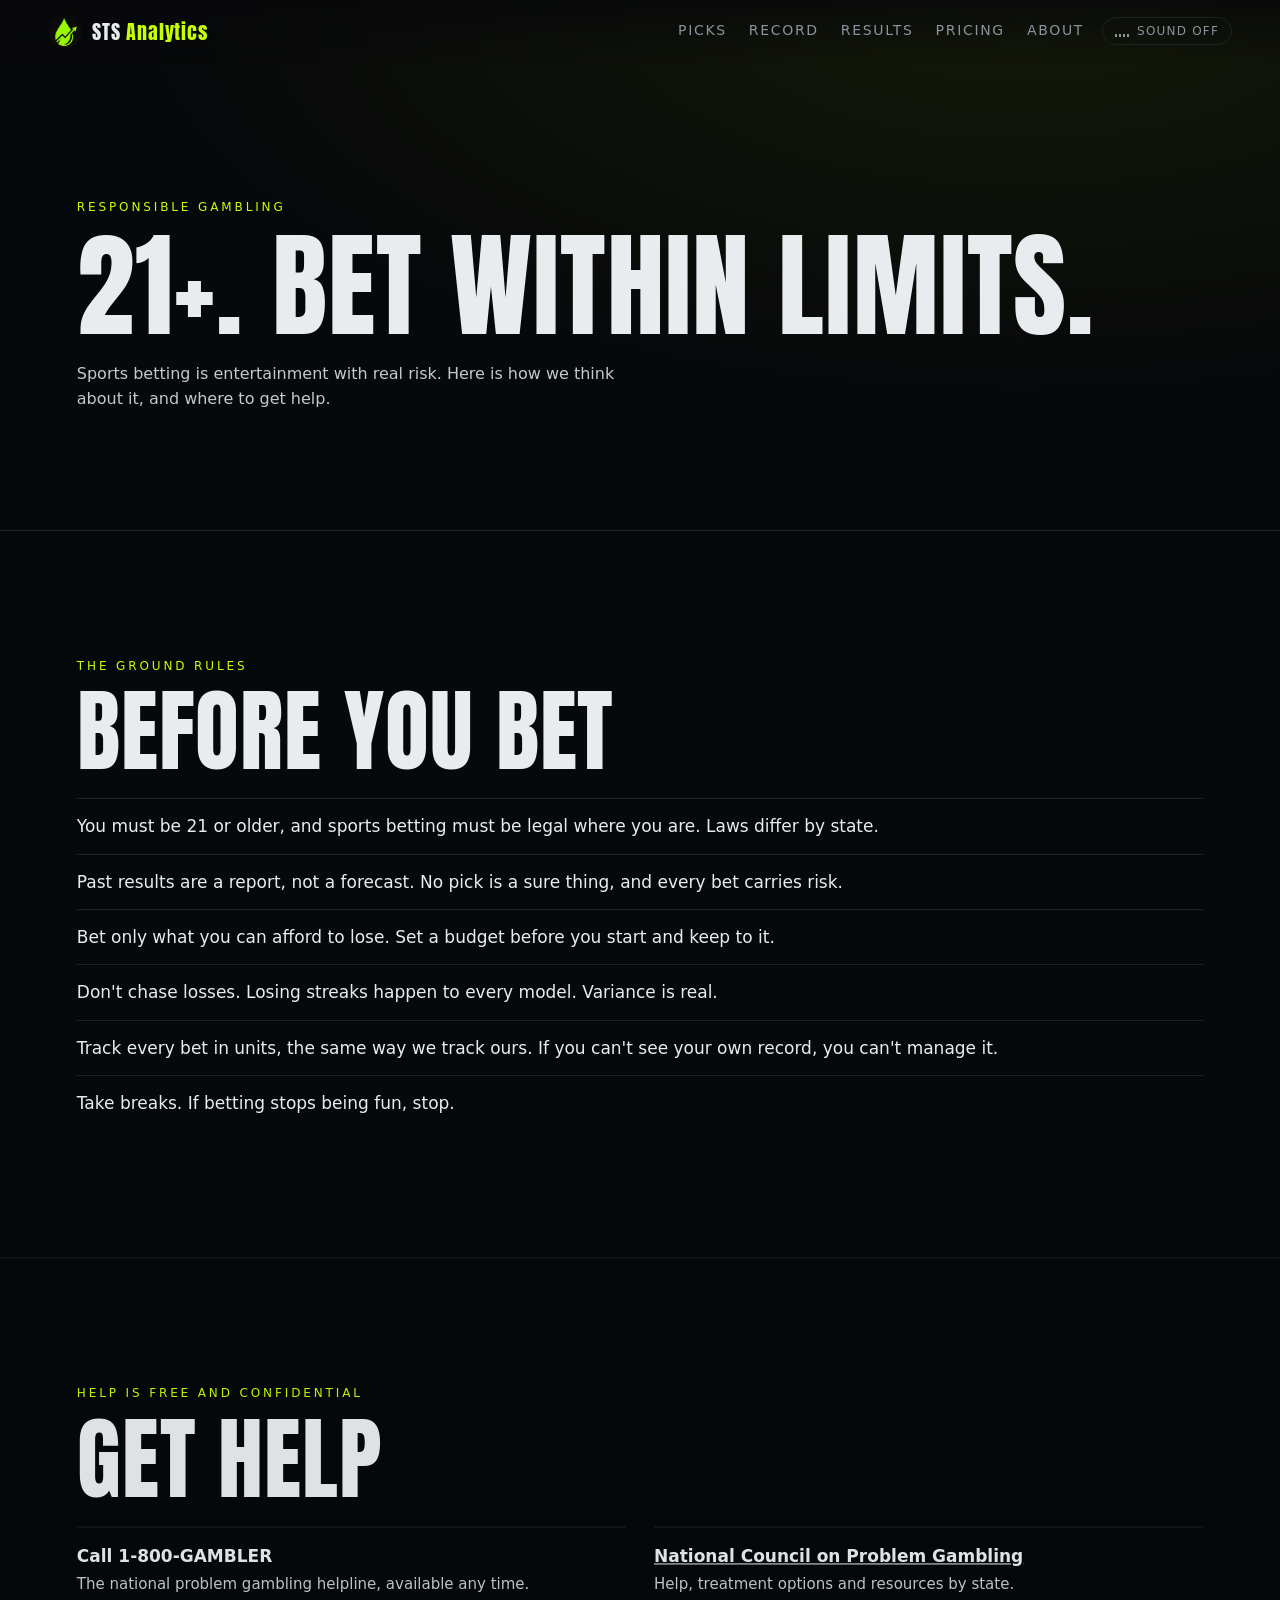
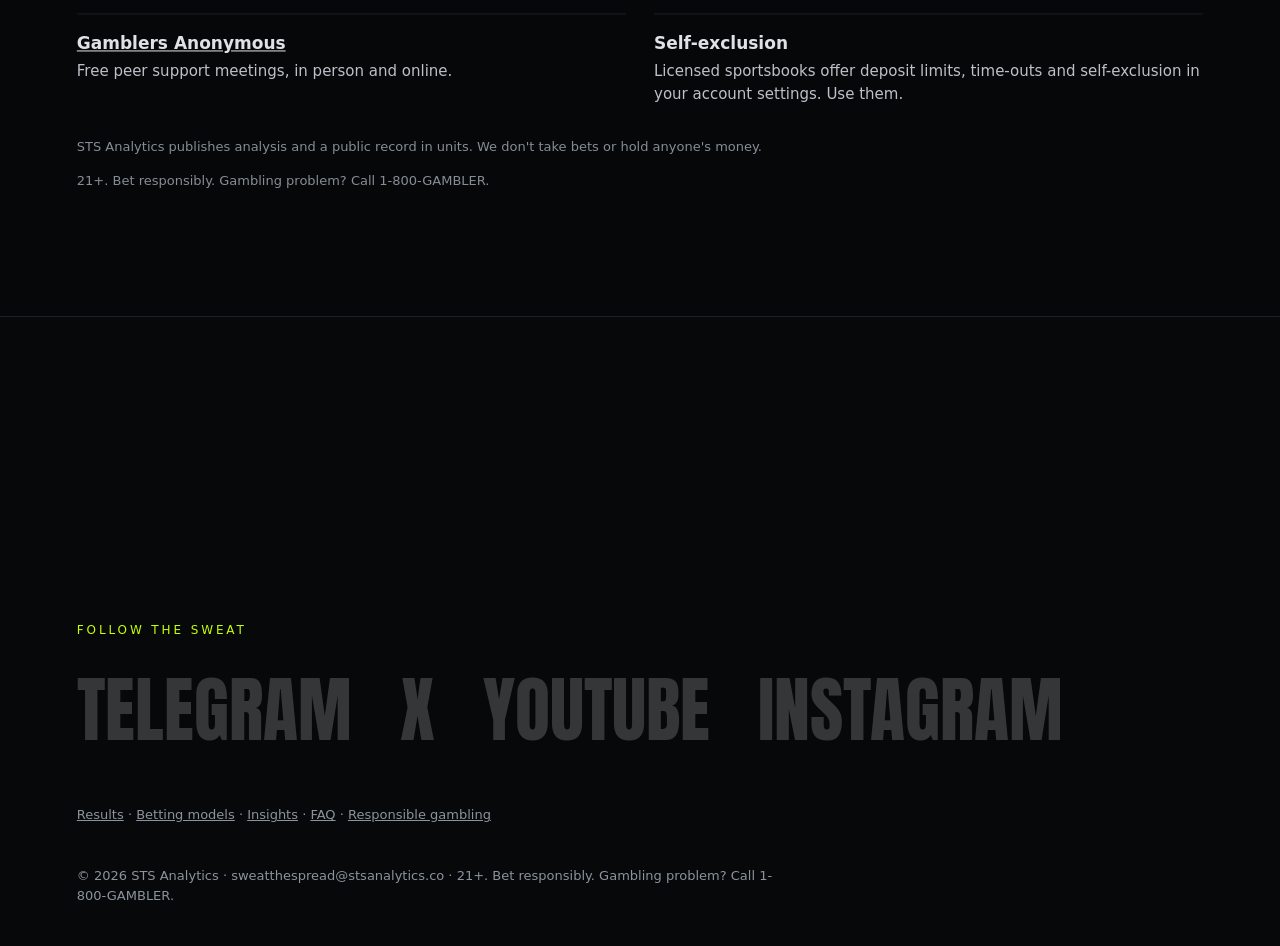
<file: responsible-gambling/index.html>
<!doctype html>
<html lang="en">
<head>
<meta charset="utf-8">
<meta name="viewport" content="width=device-width,initial-scale=1,viewport-fit=cover">
<title>Responsible Gambling (21+) | STS Analytics</title>
<meta name="description" content="21+ only. Bet within limits, never chase losses, and remember past results are a report, not a forecast. Gambling problem? Call 1-800-GAMBLER.">
<link rel="canonical" href="https://stsanalytics.co/responsible-gambling/">
<meta property="og:type" content="website">
<meta property="og:site_name" content="STS Analytics">
<meta property="og:title" content="Responsible Gambling (21+) | STS Analytics">
<meta property="og:description" content="21+ only. Bet within limits, never chase losses, and remember past results are a report, not a forecast. Gambling problem? Call 1-800-GAMBLER.">
<meta property="og:url" content="https://stsanalytics.co/responsible-gambling/">
<meta property="og:image" content="https://stsanalytics.co/assets/og-preview.png">
<meta property="og:image:alt" content="STS Analytics — Sweat the Spread">
<meta property="og:image:width" content="1200">
<meta property="og:image:height" content="630">
<meta name="twitter:card" content="summary_large_image">
<meta name="twitter:site" content="@SweattheSpread">
<meta name="twitter:creator" content="@SweattheSpread">
<meta name="twitter:title" content="Responsible Gambling (21+) | STS Analytics">
<meta name="twitter:description" content="21+ only. Bet within limits, never chase losses, and remember past results are a report, not a forecast. Gambling problem? Call 1-800-GAMBLER.">
<meta name="twitter:image" content="https://stsanalytics.co/assets/og-preview.png">
<meta name="theme-color" content="#07080a">
<link rel="icon" href="/assets/favicon.ico">

<link rel="stylesheet" href="/style.css?v=20261112r">
<script type="application/ld+json">{"@context":"https://schema.org","@type":"Organization","@id":"https://stsanalytics.co/#org","name":"STS Analytics","alternateName":"Sweat the Spread","url":"https://stsanalytics.co/","logo":"https://stsanalytics.co/assets/sweat_the_spread_profile.webp","email":"sweatthespread@stsanalytics.co","sameAs":["https://x.com/SweattheSpread","https://instagram.com/sweatthespread","https://www.youtube.com/@sweatthespread","https://t.me/sweatthespread"]}</script>
</head>
<body>
<a class="skip" href="#main">Skip to content</a>
<header class="nav">
  <a class="brand" href="/"><img src="/assets/sweat_the_spread_profile.webp" alt="" width="34" height="34"><span>STS<b>Analytics</b></span></a>
  <nav><a href="/#picks" class="glitch" data-text="Picks">Picks</a><a href="/#record" class="glitch" data-text="Record">Record</a><a href="/results/" class="glitch" data-text="Results">Results</a><a href="/pricing/" class="glitch" data-text="Pricing">Pricing</a><a href="/about/" class="glitch" data-text="About">About</a></nav>
  <button id="sound" class="sound" aria-pressed="false" aria-label="Ambient sound off"><span class="bars"><i></i><i></i><i></i><i></i></span><span class="lbl">Sound off</span></button>
</header>

<main id="main">
<section class="phero"><p class="kicker scramble">Responsible gambling</p><h1 class="glitch big" data-text="21+. Bet within limits.">21+. Bet within limits.</h1>
<p class="lede">Sports betting is entertainment with real risk. Here is how we think about it, and where to get help.</p></section>
<section class="sect reveal">
 <p class="kicker">The ground rules</p><h2 class="glitch" data-text="Before you bet">Before you bet</h2>
 <ul class="rules">
  <li>You must be 21 or older, and sports betting must be legal where you are. Laws differ by state.</li>
  <li>Past results are a report, not a forecast. No pick is a sure thing, and every bet carries risk.</li>
  <li>Bet only what you can afford to lose. Set a budget before you start and keep to it.</li>
  <li>Don't chase losses. Losing streaks happen to every model. Variance is real.</li>
  <li>Track every bet in units, the same way we track ours. If you can't see your own record, you can't manage it.</li>
  <li>Take breaks. If betting stops being fun, stop.</li>
 </ul>
</section>
<section class="sect reveal">
 <p class="kicker">Help is free and confidential</p><h2 class="glitch" data-text="Get help">Get help</h2>
 <ul class="inside">
  <li><b>Call 1-800-GAMBLER</b><span>The national problem gambling helpline, available any time.</span></li>
  <li><b><a href="https://www.ncpgambling.org/help-treatment/" rel="noopener" target="_blank">National Council on Problem Gambling</a></b><span>Help, treatment options and resources by state.</span></li>
  <li><b><a href="https://www.gamblersanonymous.org/" rel="noopener" target="_blank">Gamblers Anonymous</a></b><span>Free peer support meetings, in person and online.</span></li>
  <li><b>Self-exclusion</b><span>Licensed sportsbooks offer deposit limits, time-outs and self-exclusion in your account settings. Use them.</span></li>
 </ul>
 <p class="fine">STS Analytics publishes analysis and a public record in units. We don't take bets or hold anyone's money.</p>
 <p class="fine">21+. Bet responsibly. Gambling problem? Call 1-800-GAMBLER.</p>
</section>
</main>
<footer class="foot">
  <canvas id="particles" aria-hidden="true"></canvas>
  <p class="kicker">Follow the sweat</p>
  <ul class="socials">
    <li><a data-icon="telegram" href="https://t.me/sweatthespread" id="tg-link" rel="noopener" target="_blank">Telegram</a></li>
    <li><a data-icon="x" href="https://x.com/SweattheSpread" rel="noopener" target="_blank">X</a></li>
    <li><a data-icon="youtube" href="https://www.youtube.com/@sweatthespread" rel="noopener" target="_blank">YouTube</a></li>
    <li><a data-icon="instagram" href="https://instagram.com/sweatthespread" rel="noopener" target="_blank">Instagram</a></li>
  </ul>
  <p class="fine foot-links"><a href="/results/">Results</a> · <a href="/models/">Betting models</a> · <a href="/insights/">Insights</a> · <a href="/faq/">FAQ</a> · <a href="/responsible-gambling/">Responsible gambling</a></p>
  <p class="fine">© 2026 STS Analytics · sweatthespread@stsanalytics.co · 21+. Bet responsibly. Gambling problem? Call 1-800-GAMBLER.</p>
</footer>
<script src="/vendor/gsap.min.js" defer></script>
<script src="/vendor/ScrollTrigger.min.js" defer></script>
<script src="/vendor/lenis.min.js" defer></script>
<script type="module" src="/main.js"></script>
<!-- Cloudflare Web Analytics --><script defer src='https://static.cloudflareinsights.com/beacon.min.js' data-cf-beacon='{"token": "a010030c76fa4e209f8706716a4c3b80"}'></script><!-- End Cloudflare Web Analytics -->
</body>
</html>
</file>
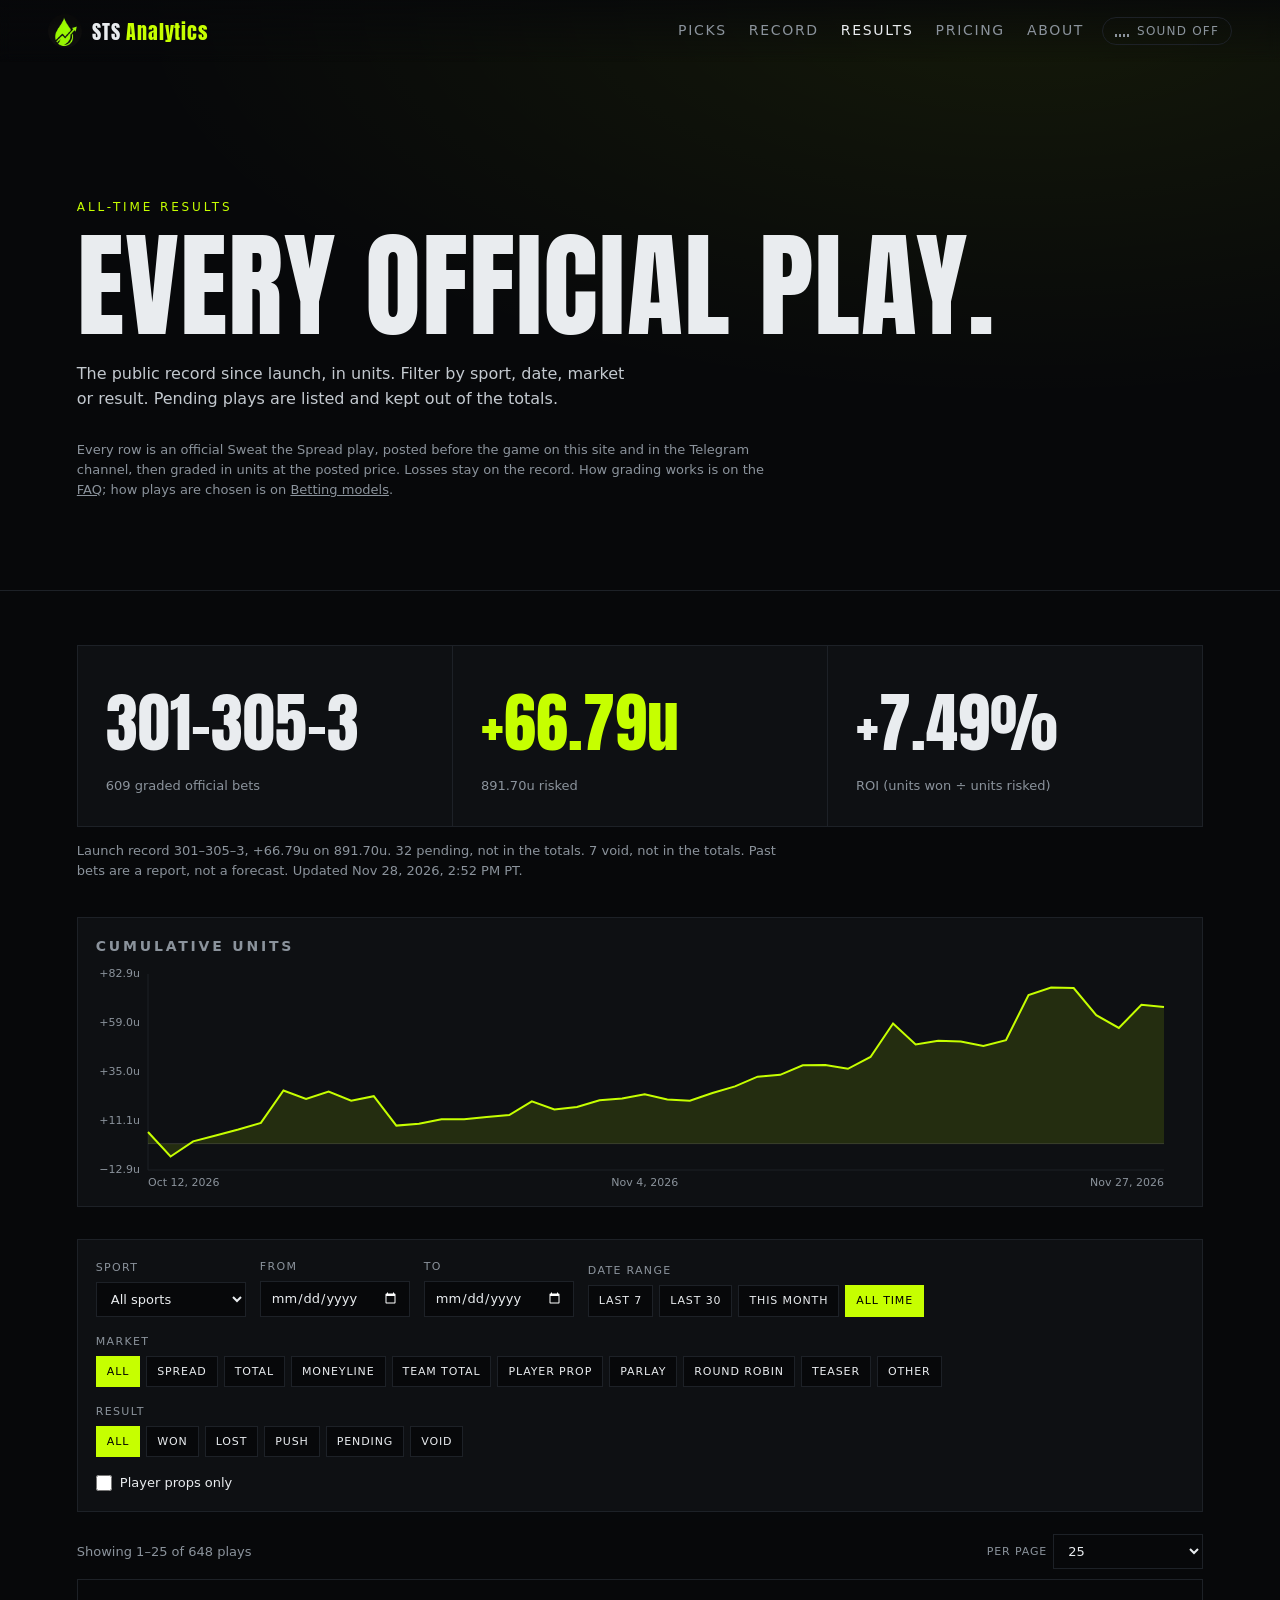
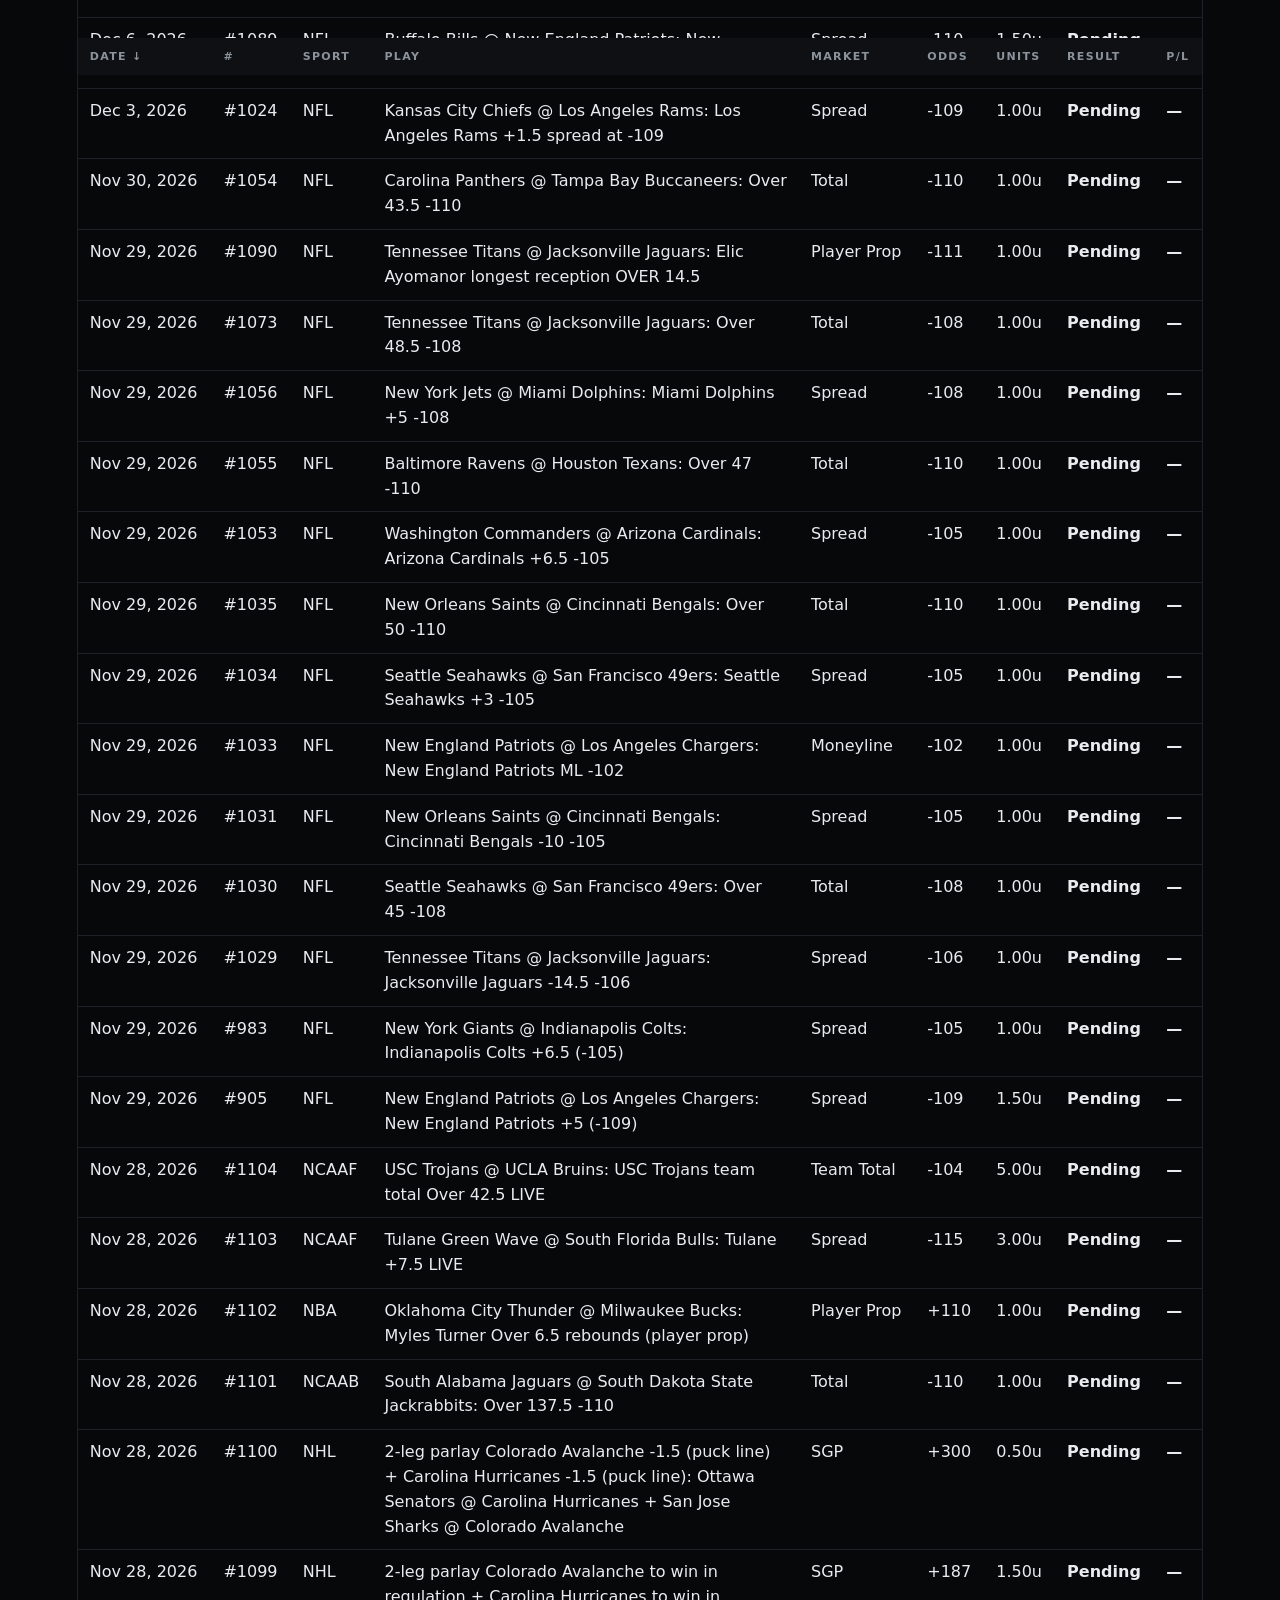
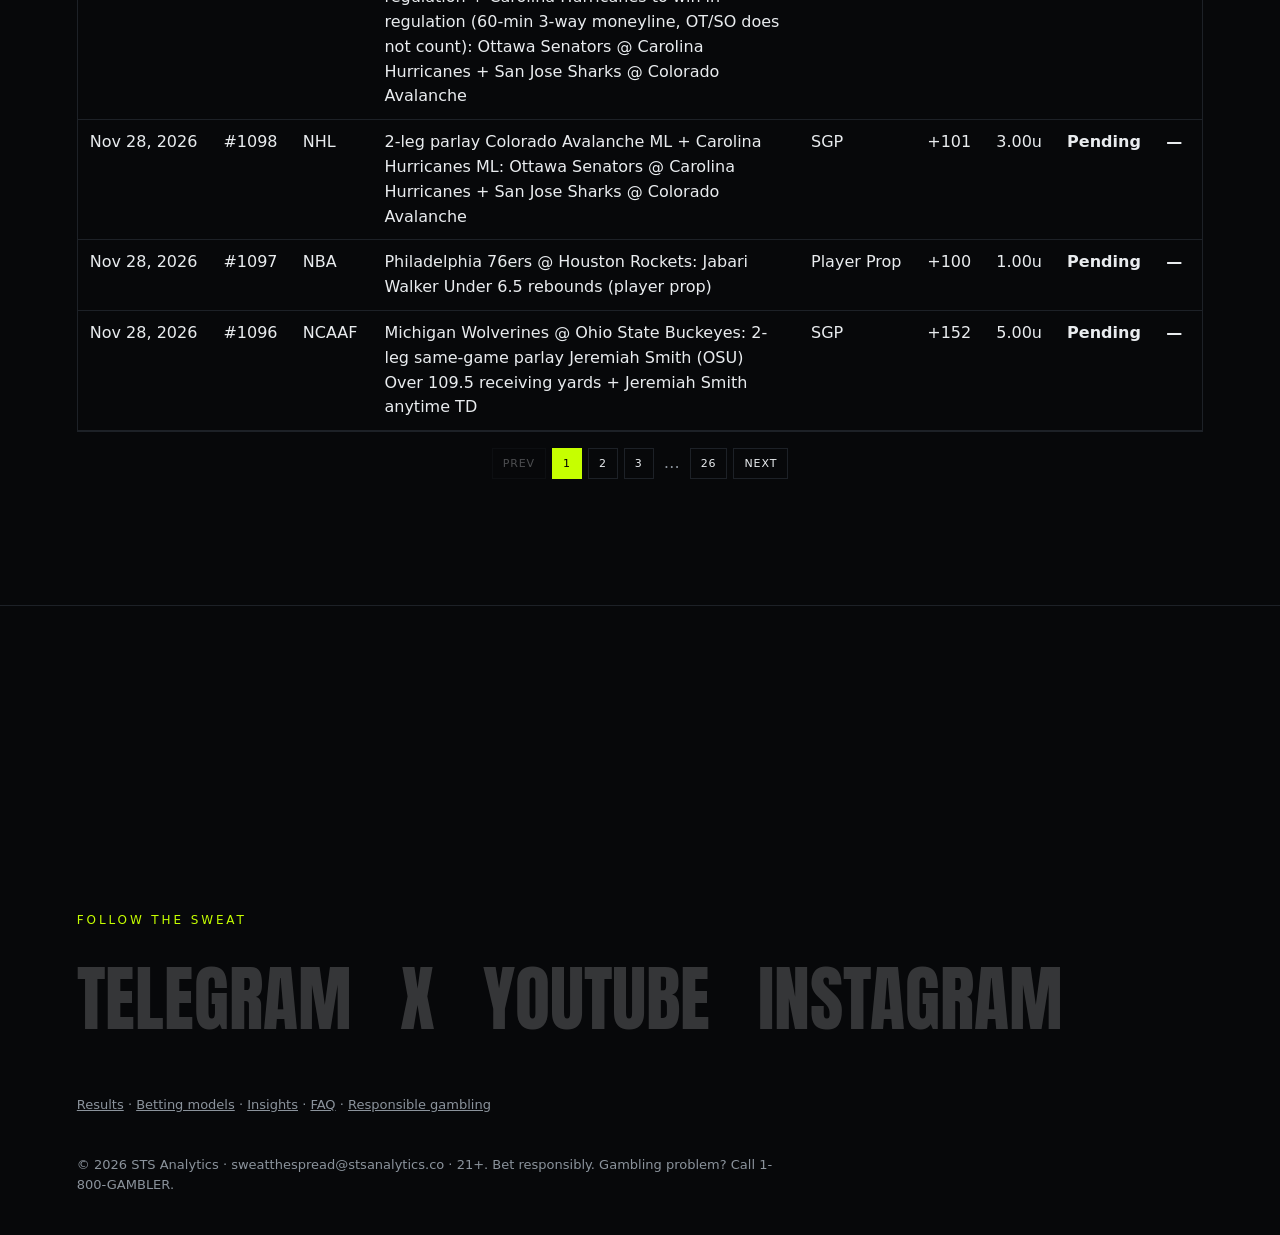
<file: results/index.html>
<!doctype html>
<html lang="en">
<head>
<meta charset="utf-8">
<meta name="viewport" content="width=device-width,initial-scale=1,viewport-fit=cover">
<title>Tracked Betting Record in Units | STS Analytics</title>
<meta name="description" content="Every official STS Analytics play since launch, graded in units at the posted price. Filter by sport, date, market and player props. 21+.">
<link rel="canonical" href="https://stsanalytics.co/results/">
<meta property="og:type" content="website">
<meta property="og:site_name" content="STS Analytics">
<meta property="og:title" content="Tracked Betting Record in Units | STS Analytics">
<meta property="og:description" content="Every official STS Analytics play since launch, graded in units at the posted price. Filter by sport, date, market and player props. 21+.">
<meta property="og:url" content="https://stsanalytics.co/results/">
<meta property="og:image" content="https://stsanalytics.co/assets/og-preview.png">
<meta property="og:image:alt" content="STS Analytics — Sweat the Spread">
<meta property="og:image:width" content="1200">
<meta property="og:image:height" content="630">
<meta name="twitter:card" content="summary_large_image">
<meta name="twitter:site" content="@SweattheSpread">
<meta name="twitter:creator" content="@SweattheSpread">
<meta name="twitter:title" content="Tracked Betting Record in Units | STS Analytics">
<meta name="twitter:description" content="Every official STS Analytics play since launch, graded in units at the posted price. Filter by sport, date, market and player props. 21+.">
<meta name="twitter:image" content="https://stsanalytics.co/assets/og-preview.png">
<meta name="theme-color" content="#07080a">
<link rel="icon" href="/assets/favicon.ico">
<link rel="stylesheet" href="/style.css?v=20261112r">
<script type="application/ld+json">{"@context":"https://schema.org","@type":"Organization","@id":"https://stsanalytics.co/#org","name":"STS Analytics","alternateName":"Sweat the Spread","url":"https://stsanalytics.co/","logo":"https://stsanalytics.co/assets/sweat_the_spread_profile.webp","email":"sweatthespread@stsanalytics.co","sameAs":["https://x.com/SweattheSpread","https://instagram.com/sweatthespread","https://www.youtube.com/@sweatthespread","https://t.me/sweatthespread"]}</script>
</head>
<body>
<a class="skip" href="#main">Skip to results</a>
<header class="nav">
  <a class="brand" href="/"><img src="/assets/sweat_the_spread_profile.webp" alt="" width="34" height="34"><span>STS<b>Analytics</b></span></a>
  <nav><a href="/#picks" class="glitch" data-text="Picks">Picks</a><a href="/#record" class="glitch" data-text="Record">Record</a><a href="/results/" class="glitch on" data-text="Results" aria-current="page">Results</a><a href="/pricing/" class="glitch" data-text="Pricing">Pricing</a><a href="/about/" class="glitch" data-text="About">About</a></nav>
  <button id="sound" class="sound" aria-pressed="false" aria-label="Ambient sound off"><span class="bars"><i></i><i></i><i></i><i></i></span><span class="lbl">Sound off</span></button>
</header>

<main id="main">
<section class="phero">
  <p class="kicker scramble">All-time results</p>
  <h1 class="glitch big" data-text="Every official play.">Every official play.</h1>
  <p class="lede">The public record since launch, in units. Filter by sport, date, market or result. Pending plays are listed and kept out of the totals.</p>
  <p class="fine results-intro">Every row is an official Sweat the Spread play, posted before the game on this site and in the Telegram channel, then graded in units at the posted price. Losses stay on the record. How grading works is on the <a href="/faq/">FAQ</a>; how plays are chosen is on <a href="/models/">Betting models</a>.</p>
</section>

<section class="sect results-page">
  <div class="stats" id="rs-stats">
    <div class="stat"><span class="n" id="rs-wl">—</span><span class="l" id="rs-n">graded official bets</span></div>
    <div class="stat"><span class="n lime" id="rs-u">—</span><span class="l" id="rs-risk">units</span></div>
    <div class="stat"><span class="n" id="rs-roi">—</span><span class="l">ROI (units won ÷ units risked)</span></div>
  </div>
  <p class="fine" id="rs-fine">Past bets are a report, not a forecast.</p>

  <div class="eq-wrap">
    <div class="eq-head">
      <h3>Cumulative units</h3>
      <p class="eq-tip" id="eq-tip" hidden></p>
    </div>
    <canvas id="eq-chart" role="img" aria-label="Cumulative units over time"></canvas>
    <p class="fine" id="eq-empty" hidden>No graded plays in this filter.</p>
  </div>

  <form class="rs-filters" id="rs-filters">
    <div class="rs-row">
      <label class="rs-field">Sport
        <select id="f-sport" name="sport"><option value="">All sports</option></select>
      </label>
      <label class="rs-field">From
        <input type="date" id="f-from" name="from">
      </label>
      <label class="rs-field">To
        <input type="date" id="f-to" name="to">
      </label>
      <fieldset class="rs-presets">
        <legend>Date range</legend>
        <button type="button" data-preset="7">Last 7</button>
        <button type="button" data-preset="30">Last 30</button>
        <button type="button" data-preset="month">This month</button>
        <button type="button" data-preset="all" class="on">All time</button>
      </fieldset>
    </div>
    <fieldset class="rs-chips" id="f-market">
      <legend>Market</legend>
    </fieldset>
    <fieldset class="rs-chips" id="f-result">
      <legend>Result</legend>
    </fieldset>
    <label class="rs-toggle"><input type="checkbox" id="f-props"> Player props only</label>
  </form>

  <div class="rs-meta">
    <p id="rs-count"></p>
    <label class="rs-field tight">Per page
      <select id="f-page-size"><option>25</option><option>50</option><option>100</option></select>
    </label>
  </div>
  <div class="rs-table-wrap">
    <table class="rs-table" id="rs-table">
      <thead>
        <tr>
          <th data-sort="day" aria-sort="descending"><button type="button">Date</button></th>
          <th data-sort="n"><button type="button">#</button></th>
          <th data-sort="league"><button type="button">Sport</button></th>
          <th data-sort="play"><button type="button">Play</button></th>
          <th data-sort="market_label"><button type="button">Market</button></th>
          <th data-sort="odds"><button type="button">Odds</button></th>
          <th data-sort="units"><button type="button">Units</button></th>
          <th data-sort="result"><button type="button">Result</button></th>
          <th data-sort="pl" aria-sort="none"><button type="button">P/L</button></th>
        </tr>
      </thead>
      <tbody id="rs-body"></tbody>
    </table>
  </div>
  <div class="rs-pager" id="rs-pager"></div>
  <noscript><p class="fine">Turn on JavaScript to load the all-time results.</p></noscript>
</section>
</main>

<footer class="foot">
  <canvas id="particles" aria-hidden="true"></canvas>
  <p class="kicker">Follow the sweat</p>
  <ul class="socials">
    <li><a data-icon="telegram" href="https://t.me/sweatthespread" id="tg-link" rel="noopener" target="_blank">Telegram</a></li>
    <li><a data-icon="x" href="https://x.com/SweattheSpread" rel="noopener" target="_blank">X</a></li>
    <li><a data-icon="youtube" href="https://www.youtube.com/@sweatthespread" rel="noopener" target="_blank">YouTube</a></li>
    <li><a data-icon="instagram" href="https://instagram.com/sweatthespread" rel="noopener" target="_blank">Instagram</a></li>
  </ul>
  <p class="fine foot-links"><a href="/results/">Results</a> · <a href="/models/">Betting models</a> · <a href="/insights/">Insights</a> · <a href="/faq/">FAQ</a> · <a href="/responsible-gambling/">Responsible gambling</a></p>
  <p class="fine">© 2026 STS Analytics · sweatthespread@stsanalytics.co · 21+. Bet responsibly. Gambling problem? Call 1-800-GAMBLER.</p>
</footer>
<script src="/vendor/gsap.min.js" defer></script>
<script src="/vendor/ScrollTrigger.min.js" defer></script>
<script src="/vendor/lenis.min.js" defer></script>
<script type="module" src="/main.js?v=20261112r"></script>
<script src="/results/results.js?v=20261112r" defer></script>
<!-- Cloudflare Web Analytics --><script defer src='https://static.cloudflareinsights.com/beacon.min.js' data-cf-beacon='{"token": "a010030c76fa4e209f8706716a4c3b80"}'></script><!-- End Cloudflare Web Analytics -->
</body>
</html>
</file>
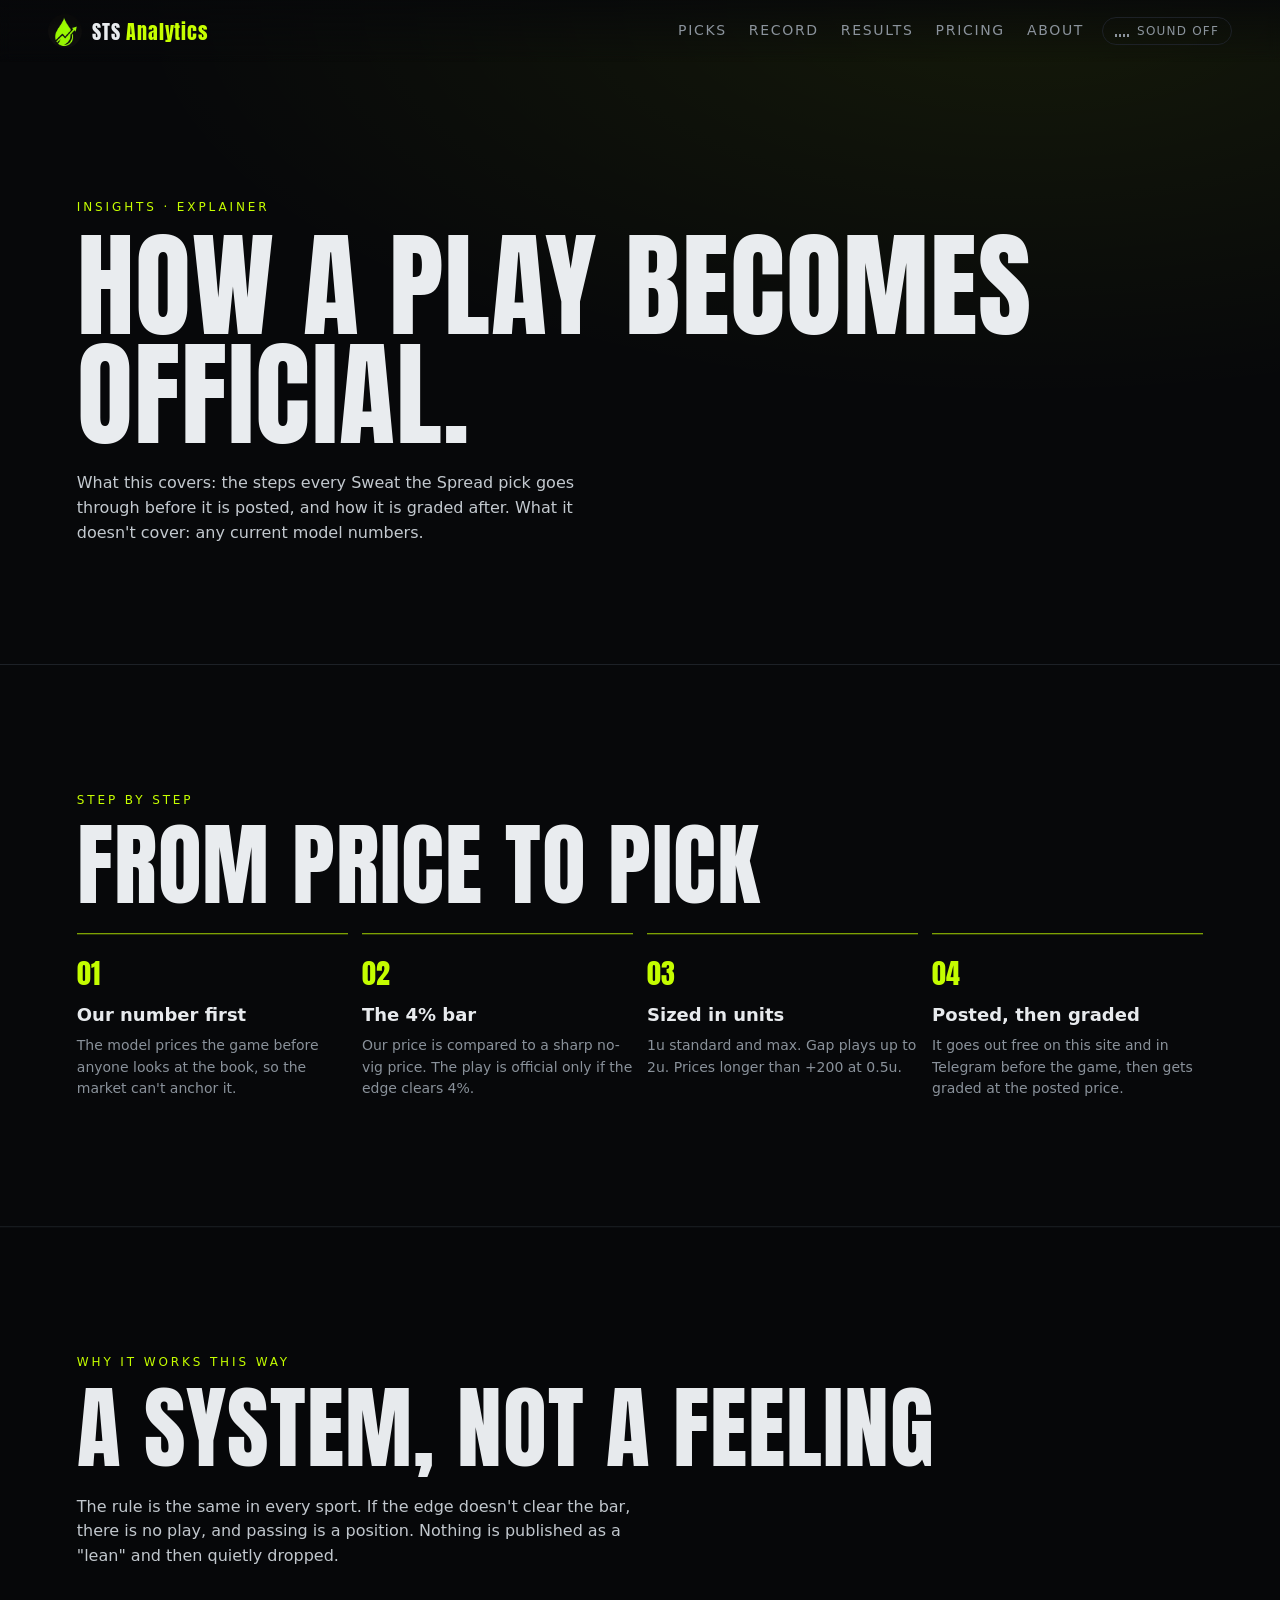
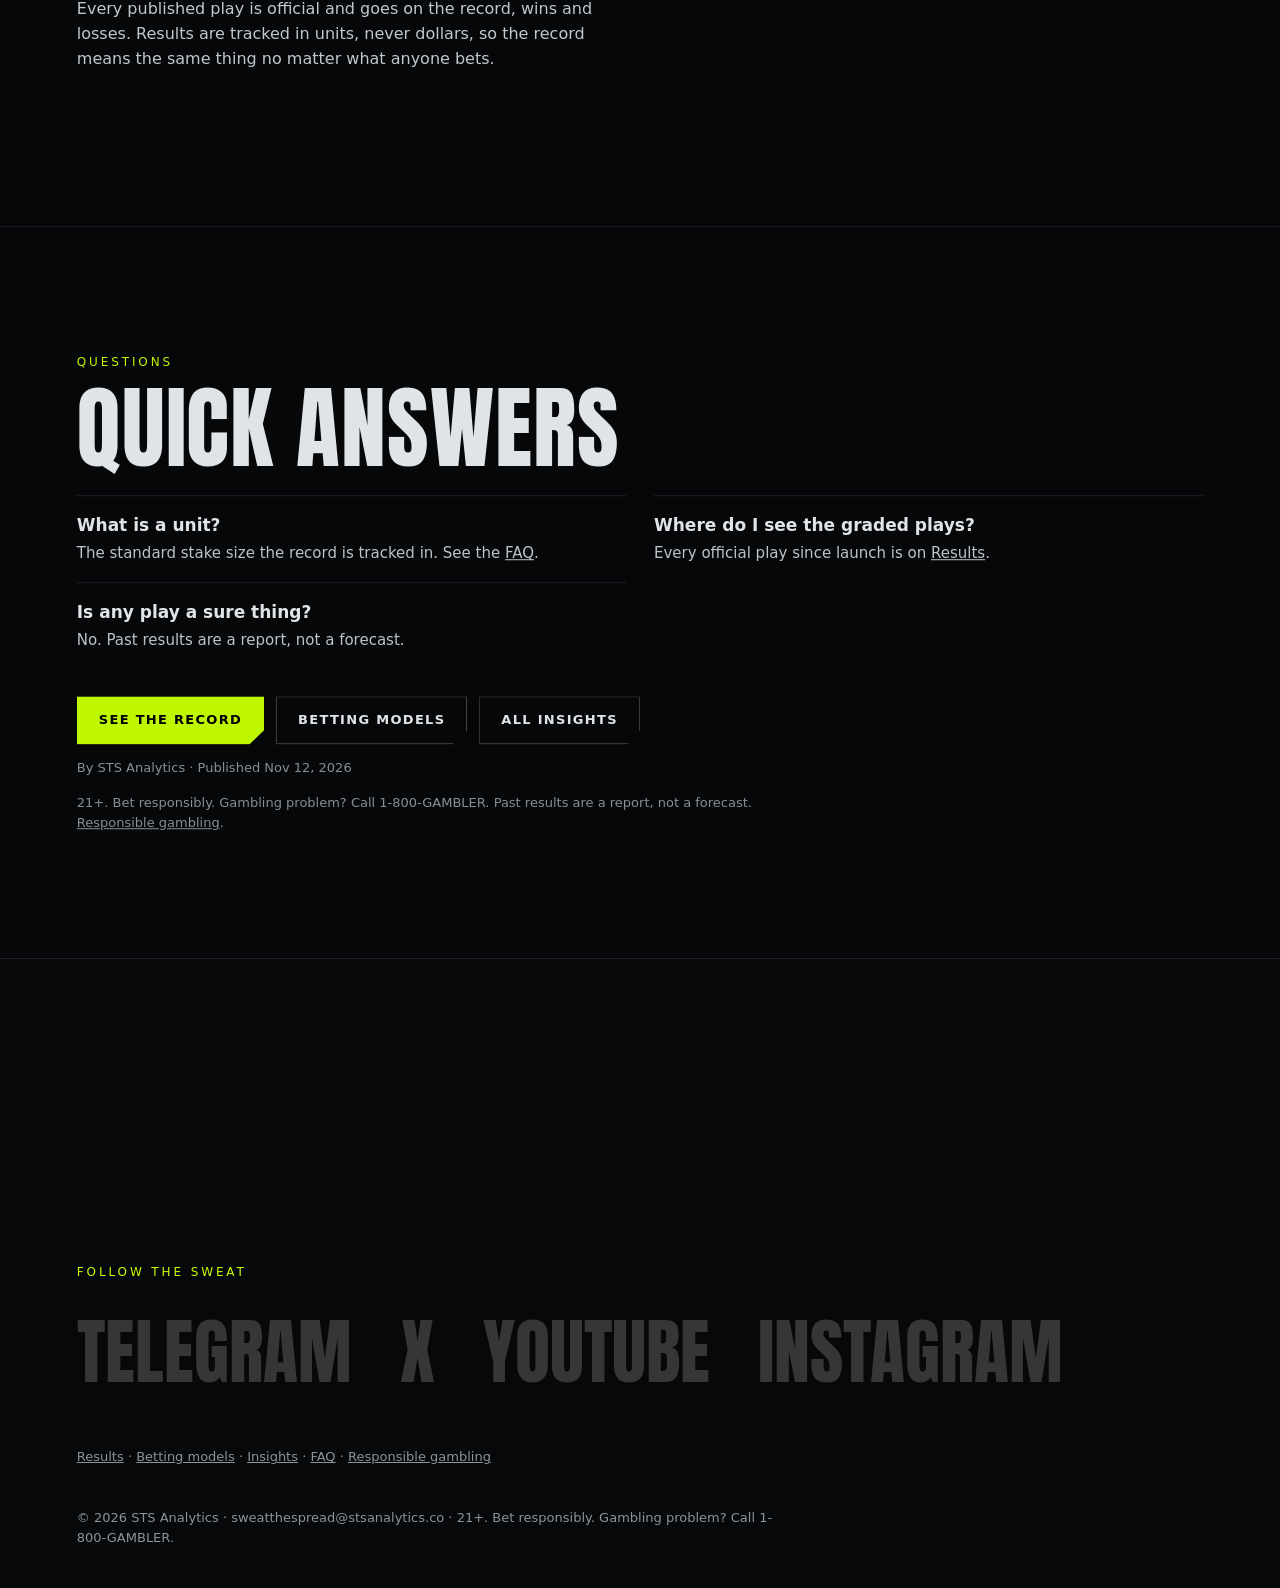
<file: insights/how-a-play-becomes-official/index.html>
<!doctype html>
<html lang="en">
<head>
<meta charset="utf-8">
<meta name="viewport" content="width=device-width,initial-scale=1,viewport-fit=cover">
<title>How a Betting Pick Becomes Official | STS Analytics</title>
<meta name="description" content="The four steps every Sweat the Spread pick goes through: our own price first, a 4% edge bar against sharp no-vig, unit sizing, and public grading. 21+.">
<link rel="canonical" href="https://stsanalytics.co/insights/how-a-play-becomes-official/">
<meta property="og:type" content="article">
<meta property="og:site_name" content="STS Analytics">
<meta property="og:title" content="How a Betting Pick Becomes Official | STS Analytics">
<meta property="og:description" content="The four steps every Sweat the Spread pick goes through: our own price first, a 4% edge bar against sharp no-vig, unit sizing, and public grading. 21+.">
<meta property="og:url" content="https://stsanalytics.co/insights/how-a-play-becomes-official/">
<meta property="og:image" content="https://stsanalytics.co/assets/og-preview.png">
<meta property="og:image:alt" content="STS Analytics — Sweat the Spread">
<meta property="og:image:width" content="1200">
<meta property="og:image:height" content="630">
<meta name="twitter:card" content="summary_large_image">
<meta name="twitter:site" content="@SweattheSpread">
<meta name="twitter:creator" content="@SweattheSpread">
<meta name="twitter:title" content="How a Betting Pick Becomes Official | STS Analytics">
<meta name="twitter:description" content="The four steps every Sweat the Spread pick goes through: our own price first, a 4% edge bar against sharp no-vig, unit sizing, and public grading. 21+.">
<meta name="twitter:image" content="https://stsanalytics.co/assets/og-preview.png">
<meta name="theme-color" content="#07080a">
<link rel="icon" href="/assets/favicon.ico">

<link rel="stylesheet" href="/style.css?v=20261112r">
<script type="application/ld+json">{"@context":"https://schema.org","@type":"Organization","@id":"https://stsanalytics.co/#org","name":"STS Analytics","alternateName":"Sweat the Spread","url":"https://stsanalytics.co/","logo":"https://stsanalytics.co/assets/sweat_the_spread_profile.webp","email":"sweatthespread@stsanalytics.co","sameAs":["https://x.com/SweattheSpread","https://instagram.com/sweatthespread","https://www.youtube.com/@sweatthespread","https://t.me/sweatthespread"]}</script>
<script type="application/ld+json">{"@context":"https://schema.org","@type":"Article","headline":"How a Sweat the Spread play becomes official","datePublished":"2026-11-12","dateModified":"2026-11-12","author":{"@type":"Organization","name":"STS Analytics","url":"https://stsanalytics.co/"},"publisher":{"@id":"https://stsanalytics.co/#org"},"mainEntityOfPage":"https://stsanalytics.co/insights/how-a-play-becomes-official/","image":"https://stsanalytics.co/assets/og-preview.png"}</script>
</head>
<body>
<a class="skip" href="#main">Skip to content</a>
<header class="nav">
  <a class="brand" href="/"><img src="/assets/sweat_the_spread_profile.webp" alt="" width="34" height="34"><span>STS<b>Analytics</b></span></a>
  <nav><a href="/#picks" class="glitch" data-text="Picks">Picks</a><a href="/#record" class="glitch" data-text="Record">Record</a><a href="/results/" class="glitch" data-text="Results">Results</a><a href="/pricing/" class="glitch" data-text="Pricing">Pricing</a><a href="/about/" class="glitch" data-text="About">About</a></nav>
  <button id="sound" class="sound" aria-pressed="false" aria-label="Ambient sound off"><span class="bars"><i></i><i></i><i></i><i></i></span><span class="lbl">Sound off</span></button>
</header>

<main id="main">
<section class="phero"><p class="kicker scramble">Insights · Explainer</p><h1 class="glitch big" data-text="How a play becomes official.">How a play becomes official.</h1>
<p class="lede">What this covers: the steps every Sweat the Spread pick goes through before it is posted, and how it is graded after. What it doesn't cover: any current model numbers.</p></section>
<section class="sect reveal">
 <p class="kicker">Step by step</p><h2 class="glitch" data-text="From price to pick">From price to pick</h2>
 <ol class="steps">
  <li class="reveal"><b>01</b><h4>Our number first</h4><p>The model prices the game before anyone looks at the book, so the market can't anchor it.</p></li>
  <li class="reveal"><b>02</b><h4>The 4% bar</h4><p>Our price is compared to a sharp no-vig price. The play is official only if the edge clears 4%.</p></li>
  <li class="reveal"><b>03</b><h4>Sized in units</h4><p>1u standard and max. Gap plays up to 2u. Prices longer than +200 at 0.5u.</p></li>
  <li class="reveal"><b>04</b><h4>Posted, then graded</h4><p>It goes out free on this site and in Telegram before the game, then gets graded at the posted price.</p></li>
 </ol>
</section>
<section class="sect reveal">
 <p class="kicker">Why it works this way</p><h2 class="glitch" data-text="A system, not a feeling">A system, not a feeling</h2>
 <p class="lede">The rule is the same in every sport. If the edge doesn't clear the bar, there is no play, and passing is a position. Nothing is published as a "lean" and then quietly dropped.</p>
 <p class="lede">Every published play is official and goes on the record, wins and losses. Results are tracked in units, never dollars, so the record means the same thing no matter what anyone bets.</p>
</section>
<section class="sect reveal">
 <p class="kicker">Questions</p><h2 class="glitch" data-text="Quick answers">Quick answers</h2>
 <ul class="inside">
  <li><b>What is a unit?</b><span>The standard stake size the record is tracked in. See the <a href="/faq/">FAQ</a>.</span></li>
  <li><b>Where do I see the graded plays?</b><span>Every official play since launch is on <a href="/results/">Results</a>.</span></li>
  <li><b>Is any play a sure thing?</b><span>No. Past results are a report, not a forecast.</span></li>
 </ul>
 <div class="ctas" style="margin-top:28px"><a class="btn glitch" data-text="See the record" href="/results/">See the record</a><a class="btn ghost glitch" data-text="Betting models" href="/models/">Betting models</a><a class="btn ghost glitch" data-text="All insights" href="/insights/">All insights</a></div>
 <p class="fine">By STS Analytics · Published Nov 12, 2026</p>
 <p class="fine">21+. Bet responsibly. Gambling problem? Call 1-800-GAMBLER. Past results are a report, not a forecast. <a href="/responsible-gambling/">Responsible gambling</a>.</p>
</section>
</main>
<footer class="foot">
  <canvas id="particles" aria-hidden="true"></canvas>
  <p class="kicker">Follow the sweat</p>
  <ul class="socials">
    <li><a data-icon="telegram" href="https://t.me/sweatthespread" id="tg-link" rel="noopener" target="_blank">Telegram</a></li>
    <li><a data-icon="x" href="https://x.com/SweattheSpread" rel="noopener" target="_blank">X</a></li>
    <li><a data-icon="youtube" href="https://www.youtube.com/@sweatthespread" rel="noopener" target="_blank">YouTube</a></li>
    <li><a data-icon="instagram" href="https://instagram.com/sweatthespread" rel="noopener" target="_blank">Instagram</a></li>
  </ul>
  <p class="fine foot-links"><a href="/results/">Results</a> · <a href="/models/">Betting models</a> · <a href="/insights/">Insights</a> · <a href="/faq/">FAQ</a> · <a href="/responsible-gambling/">Responsible gambling</a></p>
  <p class="fine">© 2026 STS Analytics · sweatthespread@stsanalytics.co · 21+. Bet responsibly. Gambling problem? Call 1-800-GAMBLER.</p>
</footer>
<script src="/vendor/gsap.min.js" defer></script>
<script src="/vendor/ScrollTrigger.min.js" defer></script>
<script src="/vendor/lenis.min.js" defer></script>
<script type="module" src="/main.js"></script>
<!-- Cloudflare Web Analytics --><script defer src='https://static.cloudflareinsights.com/beacon.min.js' data-cf-beacon='{"token": "a010030c76fa4e209f8706716a4c3b80"}'></script><!-- End Cloudflare Web Analytics -->
</body>
</html>
</file>
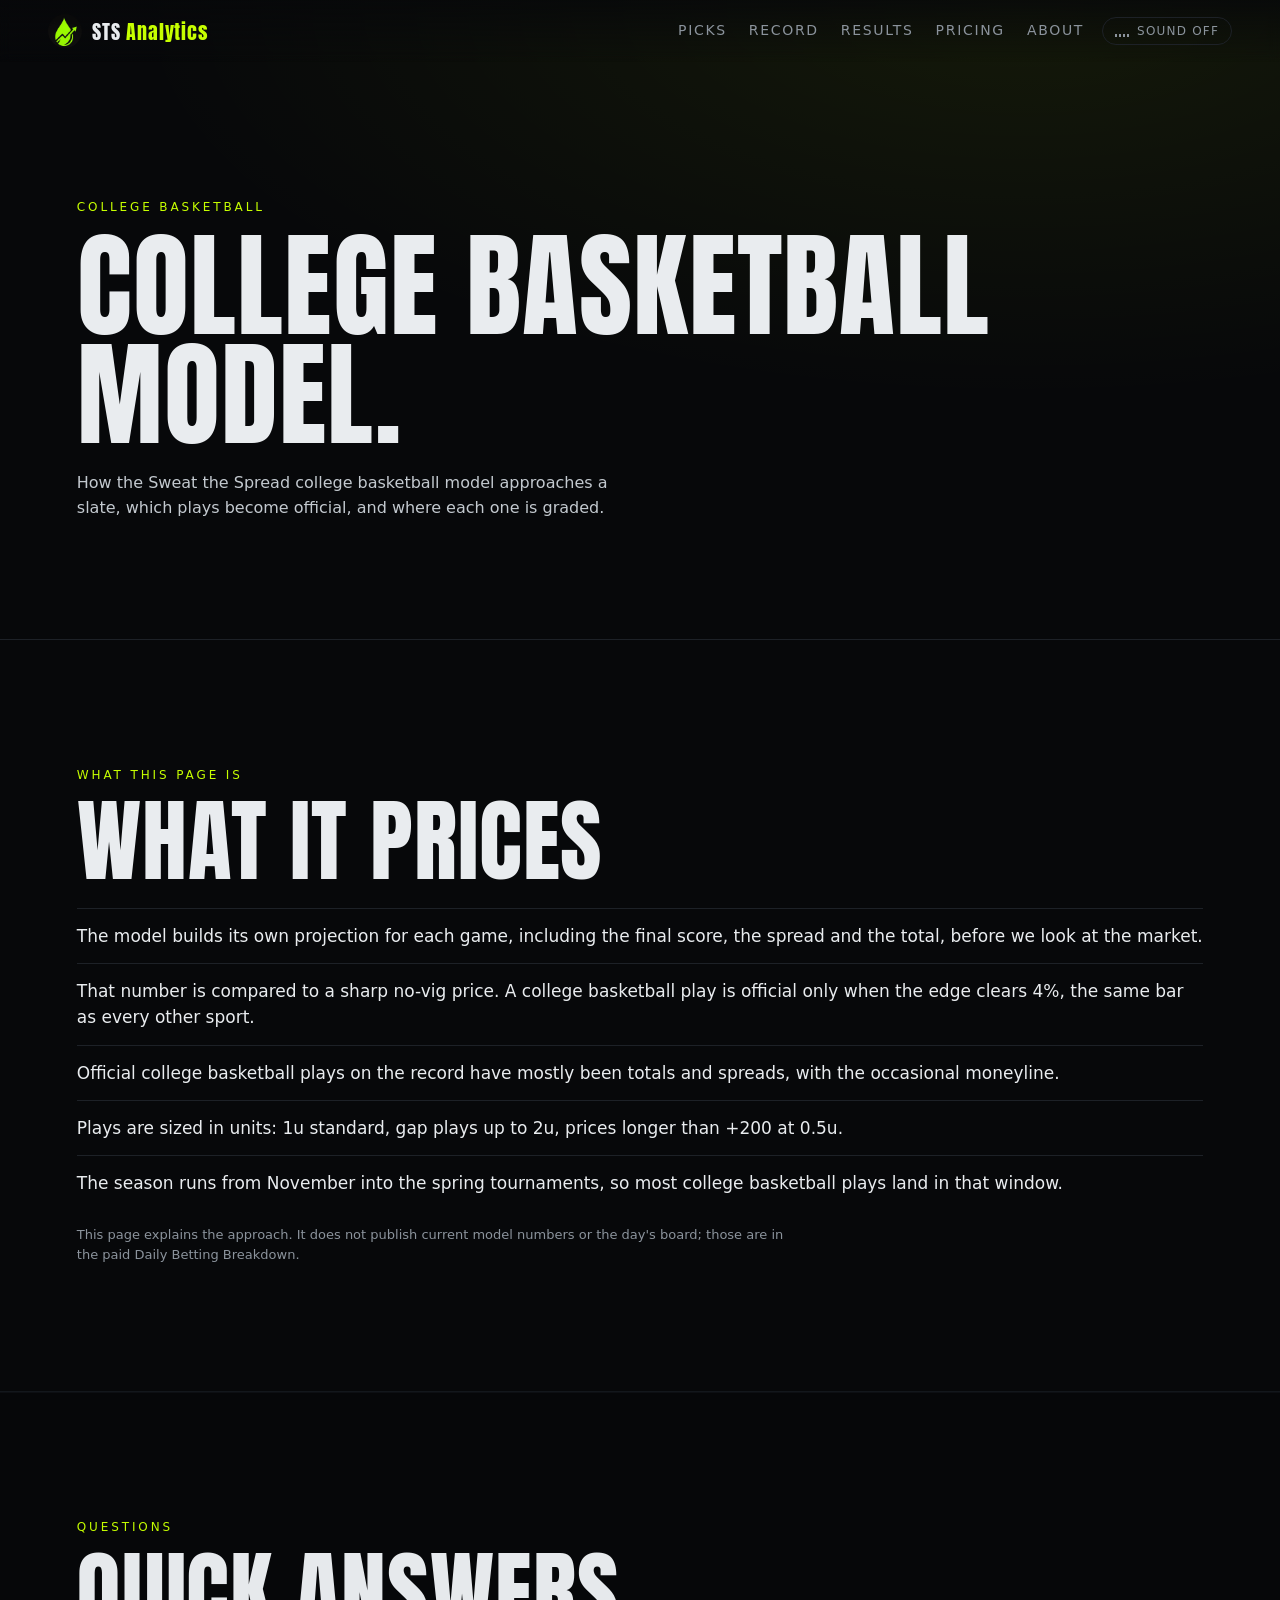
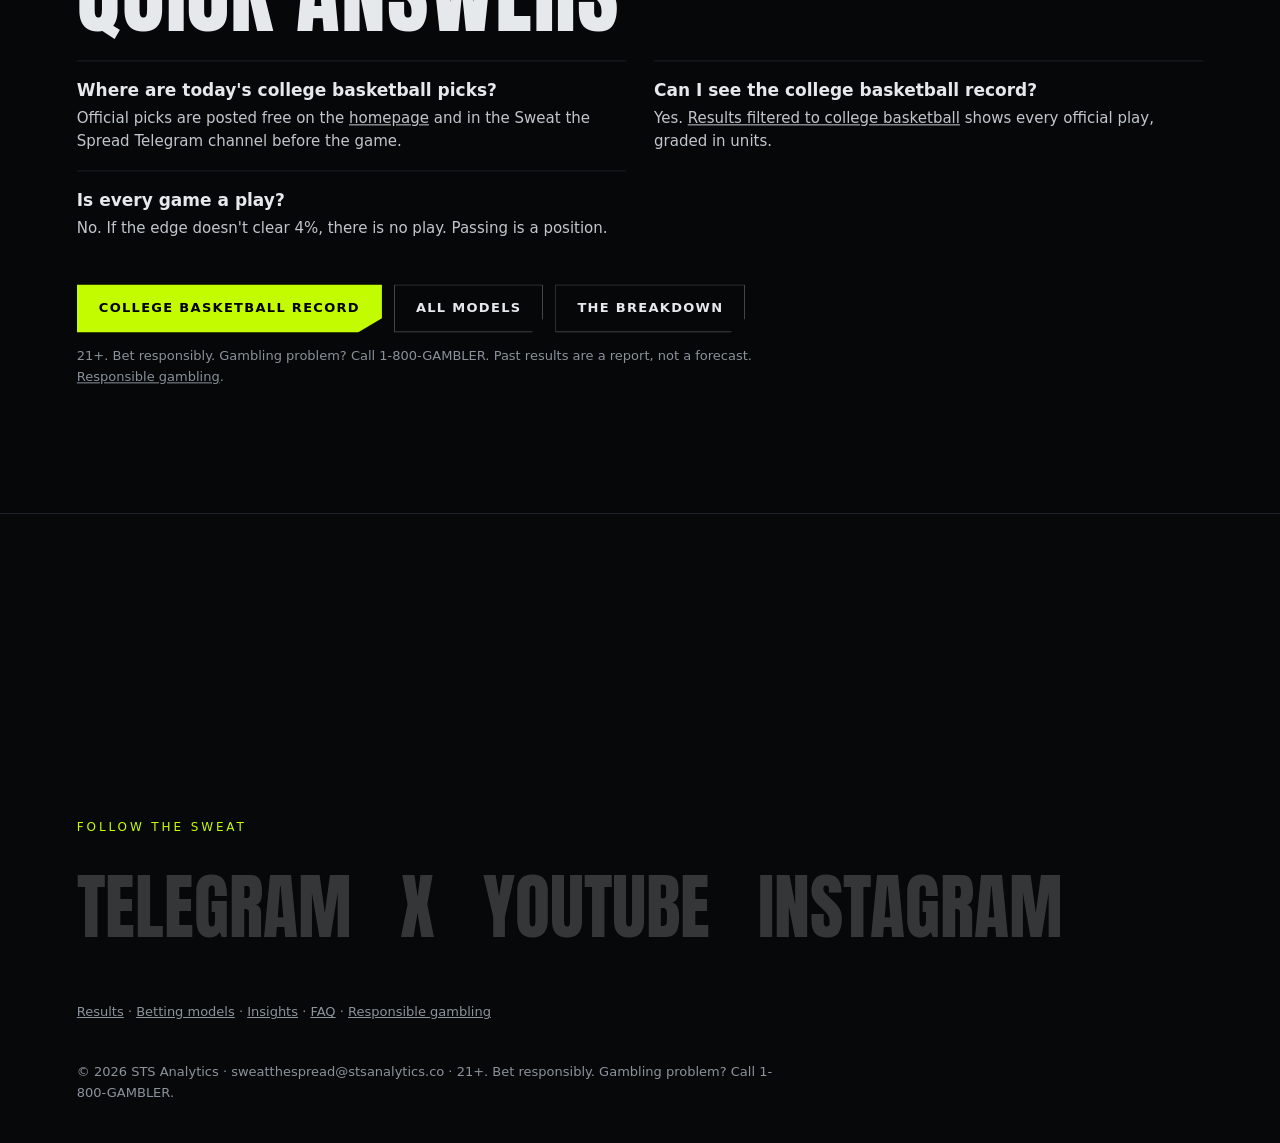
<file: models/ncaab/index.html>
<!doctype html>
<html lang="en">
<head>
<meta charset="utf-8">
<meta name="viewport" content="width=device-width,initial-scale=1,viewport-fit=cover">
<title>College Basketball Betting Model | STS Analytics</title>
<meta name="description" content="How the Sweat the Spread college basketball betting model prices spreads and totals, the 4% edge rule for official plays, and the public record in units. 21+.">
<link rel="canonical" href="https://stsanalytics.co/models/ncaab/">
<meta property="og:type" content="website">
<meta property="og:site_name" content="STS Analytics">
<meta property="og:title" content="College Basketball Betting Model | STS Analytics">
<meta property="og:description" content="How the Sweat the Spread college basketball betting model prices spreads and totals, the 4% edge rule for official plays, and the public record in units. 21+.">
<meta property="og:url" content="https://stsanalytics.co/models/ncaab/">
<meta property="og:image" content="https://stsanalytics.co/assets/og-preview.png">
<meta property="og:image:alt" content="STS Analytics — Sweat the Spread">
<meta property="og:image:width" content="1200">
<meta property="og:image:height" content="630">
<meta name="twitter:card" content="summary_large_image">
<meta name="twitter:site" content="@SweattheSpread">
<meta name="twitter:creator" content="@SweattheSpread">
<meta name="twitter:title" content="College Basketball Betting Model | STS Analytics">
<meta name="twitter:description" content="How the Sweat the Spread college basketball betting model prices spreads and totals, the 4% edge rule for official plays, and the public record in units. 21+.">
<meta name="twitter:image" content="https://stsanalytics.co/assets/og-preview.png">
<meta name="theme-color" content="#07080a">
<link rel="icon" href="/assets/favicon.ico">

<link rel="stylesheet" href="/style.css?v=20261112r">
<script type="application/ld+json">{"@context":"https://schema.org","@type":"Organization","@id":"https://stsanalytics.co/#org","name":"STS Analytics","alternateName":"Sweat the Spread","url":"https://stsanalytics.co/","logo":"https://stsanalytics.co/assets/sweat_the_spread_profile.webp","email":"sweatthespread@stsanalytics.co","sameAs":["https://x.com/SweattheSpread","https://instagram.com/sweatthespread","https://www.youtube.com/@sweatthespread","https://t.me/sweatthespread"]}</script>
</head>
<body>
<a class="skip" href="#main">Skip to content</a>
<header class="nav">
  <a class="brand" href="/"><img src="/assets/sweat_the_spread_profile.webp" alt="" width="34" height="34"><span>STS<b>Analytics</b></span></a>
  <nav><a href="/#picks" class="glitch" data-text="Picks">Picks</a><a href="/#record" class="glitch" data-text="Record">Record</a><a href="/results/" class="glitch" data-text="Results">Results</a><a href="/pricing/" class="glitch" data-text="Pricing">Pricing</a><a href="/about/" class="glitch" data-text="About">About</a></nav>
  <button id="sound" class="sound" aria-pressed="false" aria-label="Ambient sound off"><span class="bars"><i></i><i></i><i></i><i></i></span><span class="lbl">Sound off</span></button>
</header>

<main id="main">
<section class="phero"><p class="kicker scramble">College basketball</p><h1 class="glitch big" data-text="College basketball model.">College basketball model.</h1>
<p class="lede">How the Sweat the Spread college basketball model approaches a slate, which plays become official, and where each one is graded.</p></section>
<section class="sect reveal">
 <p class="kicker">What this page is</p><h2 class="glitch" data-text="What it prices">What it prices</h2>
 <ul class="rules">
  <li>The model builds its own projection for each game, including the final score, the spread and the total, before we look at the market.</li>
  <li>That number is compared to a sharp no-vig price. A college basketball play is official only when the edge clears 4%, the same bar as every other sport.</li>
  <li>Official college basketball plays on the record have mostly been totals and spreads, with the occasional moneyline.</li>
  <li>Plays are sized in units: 1u standard, gap plays up to 2u, prices longer than +200 at 0.5u.</li>
  <li>The season runs from November into the spring tournaments, so most college basketball plays land in that window.</li>
 </ul>
 <p class="fine">This page explains the approach. It does not publish current model numbers or the day's board; those are in the paid Daily Betting Breakdown.</p>
</section>
<section class="sect reveal">
 <p class="kicker">Questions</p><h2 class="glitch" data-text="Quick answers">Quick answers</h2>
 <ul class="inside">
  <li><b>Where are today's college basketball picks?</b><span>Official picks are posted free on the <a href="/#picks">homepage</a> and in the Sweat the Spread Telegram channel before the game.</span></li>
  <li><b>Can I see the college basketball record?</b><span>Yes. <a href="/results/?sport=NCAAB">Results filtered to college basketball</a> shows every official play, graded in units.</span></li>
  <li><b>Is every game a play?</b><span>No. If the edge doesn't clear 4%, there is no play. Passing is a position.</span></li>
 </ul>
 <div class="ctas" style="margin-top:28px"><a class="btn glitch" data-text="College basketball record" href="/results/?sport=NCAAB">College basketball record</a><a class="btn ghost glitch" data-text="All models" href="/models/">All models</a><a class="btn ghost glitch" data-text="The breakdown" href="/breakdown/">The breakdown</a></div>
 <p class="fine">21+. Bet responsibly. Gambling problem? Call 1-800-GAMBLER. Past results are a report, not a forecast. <a href="/responsible-gambling/">Responsible gambling</a>.</p>
</section>
</main>
<footer class="foot">
  <canvas id="particles" aria-hidden="true"></canvas>
  <p class="kicker">Follow the sweat</p>
  <ul class="socials">
    <li><a data-icon="telegram" href="https://t.me/sweatthespread" id="tg-link" rel="noopener" target="_blank">Telegram</a></li>
    <li><a data-icon="x" href="https://x.com/SweattheSpread" rel="noopener" target="_blank">X</a></li>
    <li><a data-icon="youtube" href="https://www.youtube.com/@sweatthespread" rel="noopener" target="_blank">YouTube</a></li>
    <li><a data-icon="instagram" href="https://instagram.com/sweatthespread" rel="noopener" target="_blank">Instagram</a></li>
  </ul>
  <p class="fine foot-links"><a href="/results/">Results</a> · <a href="/models/">Betting models</a> · <a href="/insights/">Insights</a> · <a href="/faq/">FAQ</a> · <a href="/responsible-gambling/">Responsible gambling</a></p>
  <p class="fine">© 2026 STS Analytics · sweatthespread@stsanalytics.co · 21+. Bet responsibly. Gambling problem? Call 1-800-GAMBLER.</p>
</footer>
<script src="/vendor/gsap.min.js" defer></script>
<script src="/vendor/ScrollTrigger.min.js" defer></script>
<script src="/vendor/lenis.min.js" defer></script>
<script type="module" src="/main.js"></script>
<!-- Cloudflare Web Analytics --><script defer src='https://static.cloudflareinsights.com/beacon.min.js' data-cf-beacon='{"token": "a010030c76fa4e209f8706716a4c3b80"}'></script><!-- End Cloudflare Web Analytics -->
</body>
</html>
</file>
<file: style.css>
@font-face{font-family:Anton;src:url(assets/anton.woff2) format("woff2");font-display:swap}
:root{--bg:#07080a;--bg2:#0e1013;--line:#1d2127;--tx:#e9ecef;--mut:#8b939c;--lime:#C6FF00;--red:#ff4d5e}
*{box-sizing:border-box;margin:0;padding:0}
html{background:var(--bg);color:var(--tx);font:16px/1.55 system-ui,-apple-system,Segoe UI,Roboto,sans-serif;-webkit-text-size-adjust:100%}
html.lenis,html.lenis body{height:auto}.lenis.lenis-smooth{scroll-behavior:auto!important}
body{overflow-x:hidden}
a{color:inherit}
.skip{position:absolute;left:-999px}.skip:focus{left:8px;top:8px;z-index:99;background:var(--lime);color:#000;padding:6px 10px}
.nav{position:fixed;inset:0 0 auto 0;z-index:20;display:flex;align-items:center;gap:18px;padding:14px clamp(16px,4vw,48px);background:linear-gradient(#07080acc,#07080a00);backdrop-filter:blur(6px)}
.brand{display:flex;align-items:center;gap:10px;text-decoration:none;font-family:Anton,Impact,sans-serif;letter-spacing:.04em;font-size:20px}
.brand img{border-radius:50%}.brand b{color:var(--lime);font-weight:400;margin-left:6px}
.nav nav{display:flex;gap:22px;margin-left:auto;font-size:14px;text-transform:uppercase;letter-spacing:.12em}
.nav nav a{text-decoration:none;color:var(--mut)}.nav nav a:hover{color:var(--tx)}
.sound{display:flex;align-items:center;gap:8px;background:none;border:1px solid var(--line);color:var(--mut);border-radius:99px;padding:6px 12px;font:12px system-ui;letter-spacing:.1em;text-transform:uppercase;cursor:pointer}
.bars{display:flex;gap:2px;align-items:flex-end;height:12px}.bars i{width:2px;height:3px;background:currentColor;transition:height .2s}
.sound[aria-pressed=true]{color:var(--lime);border-color:var(--lime)}
.sound[aria-pressed=true] .bars i{animation:eq .9s infinite ease-in-out}.bars i:nth-child(2){animation-delay:-.3s!important}.bars i:nth-child(3){animation-delay:-.6s!important}.bars i:nth-child(4){animation-delay:-.15s!important}
@keyframes eq{50%{height:12px}}
.hero{position:relative;min-height:100svh;display:flex;align-items:flex-end;padding:0 clamp(16px,6vw,96px) 12vh;overflow:hidden}
.hero3d{position:absolute;inset:0;display:grid;place-items:center}
.hero3d canvas{position:absolute;inset:0;width:100%!important;height:100%!important}
.hero-fallback{width:min(60vw,420px);height:auto;opacity:.55;border-radius:50%;filter:drop-shadow(0 0 60px #c6ff0033)}
.hero3d.live .hero-fallback{display:none}
.hero-copy{position:relative;max-width:760px;pointer-events:none}.hero-copy a{pointer-events:auto}
.kicker{font-size:12px;letter-spacing:.24em;text-transform:uppercase;color:var(--lime);margin-bottom:14px}
h1,h2{font-family:Anton,Impact,sans-serif;font-weight:400;text-transform:uppercase;line-height:.95;letter-spacing:.01em}
h1.big{font-size:clamp(48px,9vw,128px)}
h2{font-size:clamp(40px,7vw,96px);margin-bottom:24px}
h3{font-size:14px;letter-spacing:.2em;text-transform:uppercase;color:var(--mut);margin:48px 0 12px}
.lede{max-width:560px;color:#c3c9cf;margin:22px 0 28px}
.ctas{display:flex;gap:12px;flex-wrap:wrap}
.btn{display:inline-block;position:relative;padding:14px 22px;background:var(--lime);color:#000;text-decoration:none;font-weight:700;text-transform:uppercase;letter-spacing:.1em;font-size:13px;clip-path:polygon(0 0,100% 0,100% 70%,92% 100%,0 100%)}
.btn.ghost{background:transparent;color:var(--tx);outline:1px solid #ffffff40;outline-offset:-1px}
.scrollhint{position:absolute;right:clamp(16px,4vw,48px);bottom:5vh;font-size:11px;letter-spacing:.3em;color:var(--mut);display:flex;flex-direction:column;align-items:center;gap:8px}
.scrollhint i{width:1px;height:44px;background:linear-gradient(var(--lime),transparent);animation:drip 1.8s infinite}
@keyframes drip{0%{transform:scaleY(0);transform-origin:top}50%{transform:scaleY(1);transform-origin:top}51%{transform-origin:bottom}100%{transform:scaleY(0);transform-origin:bottom}}
.sect{position:relative;padding:14vh clamp(16px,6vw,96px);border-top:1px solid var(--line);background:var(--bg)}
.stats{display:grid;grid-template-columns:repeat(3,1fr);gap:1px;background:var(--line);border:1px solid var(--line)}
.stat{background:var(--bg2);padding:28px}
.stat .n{display:block;font-family:Anton,Impact,sans-serif;font-size:clamp(34px,5vw,64px);font-variant-numeric:tabular-nums}
.stat .l{color:var(--mut);font-size:13px}
.lime{color:var(--lime)}
.fine{color:var(--mut);font-size:13px;margin-top:14px;max-width:720px}
.graded{list-style:none;border-top:1px solid var(--line)}
.graded li{display:grid;grid-template-columns:70px 1fr auto;gap:12px;padding:12px 0;border-bottom:1px solid var(--line);font-size:15px}
.lg{font-size:11px;letter-spacing:.14em;color:var(--mut);align-self:center}
.u{font-variant-numeric:tabular-nums;font-weight:700}.win{color:var(--lime)}.loss{color:var(--red)}
.cards{display:grid;grid-template-columns:repeat(auto-fill,minmax(280px,1fr));gap:14px;margin-top:28px}
.card{background:var(--bg2);border:1px solid var(--line);padding:20px;position:relative;transition:border-color .2s,transform .2s}
.card:hover{border-color:#c6ff0080;transform:translateY(-2px)}
.card.gap::before{content:"";position:absolute;inset:0 auto 0 0;width:3px;background:var(--lime)}
.card header{display:flex;justify-content:space-between;font-size:11px;letter-spacing:.14em;text-transform:uppercase;color:var(--mut)}
.card h4{font-size:20px;margin:10px 0 4px;line-height:1.25}
.card .m{color:var(--mut);font-size:13px}
.card dl{display:flex;gap:22px;margin-top:16px}
.card dt{font-size:10px;letter-spacing:.16em;text-transform:uppercase;color:var(--mut)}
.card dd{font-size:20px;font-weight:700;font-variant-numeric:tabular-nums}
.steps{list-style:none;display:grid;grid-template-columns:repeat(4,1fr);gap:14px}
.steps li{border-top:1px solid var(--lime);padding-top:18px}.steps b{font-family:Anton,Impact;color:var(--lime);font-size:28px;font-weight:400}
.steps h4{margin:6px 0;font-size:18px}.steps p{color:var(--mut);font-size:14px}
.cta-band{margin-top:64px;display:flex;justify-content:space-between;align-items:center;gap:20px;flex-wrap:wrap;padding:28px;border:1px solid var(--line);background:radial-gradient(600px 200px at 0 0,#c6ff0014,transparent)}
.foot{position:relative;min-height:70vh;padding:12vh clamp(16px,6vw,96px) 40px;border-top:1px solid var(--line);display:flex;flex-direction:column;justify-content:flex-end;overflow:hidden}
#particles{position:absolute;inset:0;width:100%;height:100%;pointer-events:none}
.socials{position:relative;list-style:none;display:flex;flex-wrap:wrap;gap:clamp(16px,4vw,48px)}
.socials a{font-family:Anton,Impact;font-size:clamp(32px,6vw,72px);text-transform:uppercase;text-decoration:none;color:#ffffff30;transition:color .25s}
.socials a:hover,.socials a:focus-visible{color:var(--lime)}
.foot .fine{position:relative;margin-top:40px}
/* glitch */
.glitch{position:relative}
.glitch::before,.glitch::after{content:attr(data-text);position:absolute;inset:0;opacity:0;pointer-events:none;padding:inherit}
.glitch:hover::before,.glitch:focus-visible::before{opacity:.85;color:#ff2fd6;animation:g1 .35s steps(2) infinite;mix-blend-mode:screen}
.glitch:hover::after,.glitch:focus-visible::after{opacity:.85;color:#00f0ff;animation:g2 .35s steps(2) infinite;mix-blend-mode:screen}
.btn.glitch::before,.btn.glitch::after{display:flex;align-items:center;justify-content:center}
@keyframes g1{0%{clip-path:inset(10% 0 60% 0);transform:translate(-3px,-1px)}50%{clip-path:inset(55% 0 20% 0);transform:translate(3px,1px)}100%{clip-path:inset(30% 0 45% 0);transform:translate(-2px,0)}}
@keyframes g2{0%{clip-path:inset(65% 0 5% 0);transform:translate(3px,1px)}50%{clip-path:inset(5% 0 70% 0);transform:translate(-3px,-1px)}100%{clip-path:inset(40% 0 35% 0);transform:translate(2px,0)}}
.reveal{opacity:0;transform:translateY(40px)}
.no-js .reveal,.reduced .reveal{opacity:1;transform:none}
@media (max-width:760px){
 .nav{gap:10px;flex-wrap:wrap}.brand span{display:none}.nav nav{gap:12px;font-size:11px;letter-spacing:.08em;margin-left:0}.sound .lbl{display:none}.sound{margin-left:auto;padding:6px 9px}
 .stats{grid-template-columns:1fr}.stat{padding:20px}
 .steps{grid-template-columns:1fr 1fr}
 .graded li{grid-template-columns:54px 1fr auto;font-size:14px}
 .cards{grid-template-columns:1fr}
 .hero{padding-bottom:14vh}
 .hero3d{align-items:start;padding-top:16vh}
}
@media (prefers-reduced-motion:reduce){*{animation:none!important;transition:none!important}}
.phero{padding:22vh clamp(16px,6vw,96px) 10vh;background:radial-gradient(900px 400px at 80% 0,#c6ff0012,transparent)}
.plans{display:grid;grid-template-columns:repeat(3,1fr);gap:14px}
.plan{background:var(--bg2);border:1px solid var(--line);padding:28px;display:flex;flex-direction:column;gap:14px}
.plan.hot{border-color:#c6ff0080;box-shadow:0 0 60px #c6ff0012}
.plan h2{margin:0;font-size:clamp(44px,5vw,72px)}.plan h2 small{font:600 15px system-ui;color:var(--mut);margin-left:6px;text-transform:none}
.plan .alt{color:var(--mut);margin-top:-8px}.plan ul{list-style:none;flex:1}.plan li{padding:8px 0;border-top:1px solid var(--line);color:#c3c9cf;font-size:15px}
.plan .btn{align-self:flex-start}
.story{display:grid;grid-template-columns:repeat(3,1fr);gap:28px}.story .num{display:block;font-family:Anton,Impact;font-weight:400;font-size:clamp(64px,8vw,120px);color:var(--lime);line-height:1}
.story p{color:#c3c9cf;margin-top:10px}
.rules{list-style:none}.rules li{padding:14px 0;border-top:1px solid var(--line);font-size:17px}
.card .tm{font-size:11px;color:var(--lime);letter-spacing:.1em}
.empty{color:var(--mut);font-size:14px}
@media (max-width:760px){.plans,.story{grid-template-columns:1fr}}
.inside{list-style:none;display:grid;grid-template-columns:repeat(2,1fr);gap:0 28px}
.inside li{padding:16px 0;border-top:1px solid var(--line);display:flex;flex-direction:column;gap:4px}.inside b{font-size:17px}.inside span{color:#c3c9cf;font-size:15px}
.samples{display:grid;grid-template-columns:repeat(2,1fr);gap:28px;margin-top:28px}
.sample{display:grid;grid-template-columns:minmax(0,1fr) minmax(0,1fr);gap:20px;align-items:end;background:var(--bg2);border:1px solid var(--line);padding:18px}
.thumb{position:relative;display:block;border:1px solid var(--line);overflow:hidden}.thumb img{display:block;width:100%;height:auto;transition:transform .4s}.thumb:hover img{transform:scale(1.03)}
.tag{position:absolute;left:0;top:0;background:var(--lime);color:#000;font-size:11px;font-weight:700;letter-spacing:.08em;text-transform:uppercase;padding:5px 8px}
.sh{font-family:Anton,Impact;font-weight:400;font-size:32px;color:var(--tx);letter-spacing:0;text-transform:uppercase;margin:0 0 6px}
.sample .m,.plan .m{color:var(--mut);font-size:13px;margin-bottom:16px}
.plans.one{grid-template-columns:minmax(0,520px)}
@media (max-width:1000px){.samples{grid-template-columns:1fr}}
@media (max-width:760px){.inside{grid-template-columns:1fr}.sample{grid-template-columns:1fr}}
.samples{grid-template-columns:1fr}
.sample{grid-template-columns:minmax(0,2fr) minmax(0,1fr)}
.thumb.spread{display:grid;grid-template-columns:1fr 1fr;gap:6px;background:#000;padding:6px}
@media (max-width:760px){.sample{grid-template-columns:1fr}.thumb.spread{grid-template-columns:1fr}}

.cal{margin:34px 0 30px}.calh{display:flex;align-items:center;justify-content:space-between;gap:12px}.calh h3{margin:0;text-align:center;flex:1}
.calnav{background:none;border:1px solid var(--line);color:var(--tx);width:40px;height:40px;font-size:24px;line-height:1;cursor:pointer}.calnav:hover:not(:disabled){border-color:var(--lime);color:var(--lime)}.calnav:disabled{opacity:.25;cursor:default}
.caltot{text-align:center;color:var(--mut);font-size:13px;margin:8px 0 12px}.caltot b.win{color:var(--lime)}.caltot b.loss{color:var(--red)}
.calg{display:grid;grid-template-columns:repeat(7,minmax(0,1fr));gap:4px}.calw span{font-size:11px;color:var(--mut);text-align:center;text-transform:uppercase;letter-spacing:.08em;padding-bottom:4px}
.cd{aspect-ratio:1/1;min-height:44px;background:var(--bg2);border:1px solid var(--line);display:flex;flex-direction:column;justify-content:space-between;padding:5px;font-size:11px;color:var(--mut)}
.cd.e{background:none;border-color:transparent}.cd b{font-size:14px;font-weight:700;color:var(--tx);text-align:right}
.cd.up{background:rgba(198,255,0,.14);border-color:rgba(198,255,0,.55)}.cd.up b{color:var(--lime)}.cd.dn{background:rgba(255,77,94,.14);border-color:rgba(255,77,94,.55)}.cd.dn b{color:var(--red)}
@media(max-width:520px){.calg{gap:3px}.cd{padding:3px;font-size:9px;min-height:40px}.cd b{font-size:11px;letter-spacing:-.02em}}
@media(min-width:601px){.cal{max-width:620px;margin-left:auto;margin-right:auto}.calg{gap:5px}.cd{aspect-ratio:auto;height:72px;min-height:0;padding:6px 7px}.cd span{font-size:11px;opacity:.75}.cd b{font-size:17px;text-align:center;letter-spacing:-.01em}}
/* live score popover + meter */
.card.has-live{cursor:pointer}.card.lv-open{border-color:var(--lime);transform:none;z-index:5}
.lv-row{display:flex;align-items:center;gap:12px;margin-top:14px;flex-wrap:wrap}
.lv-hint{font-size:11px;letter-spacing:.12em;text-transform:uppercase;color:var(--mut);display:flex;align-items:center;gap:6px}
.dot{width:7px;height:7px;border-radius:50%;background:var(--red);display:inline-block;animation:lvp 1.4s infinite}@keyframes lvp{50%{opacity:.3}}
.lv-m{display:flex;align-items:center;gap:8px;font-size:12px;font-weight:700;letter-spacing:.08em;text-transform:uppercase}
.lv-m i{display:block;width:84px;height:8px;border-radius:4px;background:#ffffff14;position:relative;overflow:hidden}
.lv-m i::after{content:"";position:absolute;inset:0 auto 0 0;border-radius:4px}
.lv-m.g{color:var(--lime)}.lv-m.g i::after{width:85%;background:var(--lime)}
.lv-m.y{color:#ffd23f}.lv-m.y i::after{width:50%;background:#ffd23f}
.lv-m.r{color:var(--red)}.lv-m.r i::after{width:18%;background:var(--red)}
.lv-pop{position:absolute;top:0;width:310px;background:#0b0d10;border:1px solid var(--lime);padding:16px 18px;z-index:20;cursor:default;box-shadow:0 12px 40px #000c}
.lv-pop.side-r{left:calc(100% + 10px)}.lv-pop.side-l{right:calc(100% + 10px)}
.lv-x{position:absolute;top:6px;right:8px;background:none;border:0;color:var(--mut);font-size:22px;cursor:pointer;line-height:1}
.lv-s{font-size:12px;letter-spacing:.12em;text-transform:uppercase;color:var(--mut);display:flex;gap:6px;align-items:center}.lv-s.in{color:var(--tx)}
.lv-k{font-size:13px;font-weight:700;margin-bottom:4px}.lv-leg+.lv-leg{border-top:1px solid var(--line);margin-top:12px;padding-top:12px}
.lv-t{width:100%;border-collapse:collapse;margin:8px 0;font-variant-numeric:tabular-nums}.lv-t th{text-align:left;font-weight:600;font-size:15px;padding:3px 0}
.lv-t td{text-align:right;font-size:16px;font-weight:700;padding:3px 0 3px 10px;width:1%}.lv-t td.sc{font-size:22px}
.lv-why{font-size:13px;color:var(--mut);margin-top:6px}.lv-f{font-size:11px;color:var(--mut);margin-top:12px;opacity:.7}
@media (max-width:759px){.lv-pop{position:static;width:auto;margin-top:14px;box-shadow:none;border-color:#c6ff0080}}

.card .rr-legs{list-style:none;margin:12px 0 0;padding:0;font-size:13px}
.card .rr-legs li{display:grid;grid-template-columns:1fr auto auto;gap:10px;padding:4px 0;border-bottom:1px solid rgba(255,255,255,.06)}
.card .rr-legs .g{color:var(--mut)}
.card .rr-note{margin-top:10px;font-size:12px}
.card.rr dl{flex-wrap:wrap}

/* all-time results */
.nav nav a.on{color:var(--tx)}
.results-page{padding-top:6vh}
.eq-wrap{margin:36px 0 32px;background:var(--bg2);border:1px solid var(--line);padding:18px 18px 8px}
.eq-head{display:flex;justify-content:space-between;align-items:baseline;gap:12px;flex-wrap:wrap}
.eq-head h3{margin:0}
.eq-tip{color:var(--mut);font-size:12px;margin:0}
#eq-chart{display:block;width:100%;height:240px;cursor:crosshair}
.rs-filters{display:flex;flex-direction:column;gap:16px;margin:8px 0 22px;padding:18px;border:1px solid var(--line);background:var(--bg2)}
.rs-row{display:flex;flex-wrap:wrap;gap:14px;align-items:flex-end}
.rs-field{display:flex;flex-direction:column;gap:6px;font-size:11px;letter-spacing:.12em;text-transform:uppercase;color:var(--mut)}
.rs-field.tight{flex-direction:row;align-items:center;letter-spacing:.08em}
.rs-field input,.rs-field select,.rs-presets button,.rs-chips button,.rs-pager button,#f-page-size{
  background:var(--bg);border:1px solid var(--line);color:var(--tx);padding:8px 10px;font:13px/1.2 system-ui,sans-serif
}
.rs-field input[type=date],.rs-field select{min-width:150px;color-scheme:dark}
.rs-presets{border:0;padding:0;min-width:0}
.rs-presets legend,.rs-chips legend{font-size:11px;letter-spacing:.12em;text-transform:uppercase;color:var(--mut);margin-bottom:6px}
.rs-presets{display:flex;flex-wrap:wrap;gap:6px;align-items:center}
.rs-presets legend{width:100%;margin-bottom:6px}
.rs-chips{border:0;padding:0;display:flex;flex-wrap:wrap;gap:6px;align-items:center}
.rs-chips legend{width:100%}
.rs-presets button,.rs-chips button,.rs-pager button{cursor:pointer;text-transform:uppercase;letter-spacing:.08em;font-size:11px}
.rs-presets button:hover,.rs-chips button:hover,.rs-pager button:hover:not(:disabled),.rs-table th button:hover{border-color:var(--lime);color:var(--lime)}
.rs-presets button.on,.rs-chips button.on,.rs-pager button.on{background:var(--lime);color:#000;border-color:var(--lime)}
.rs-toggle{display:inline-flex;align-items:center;gap:8px;font-size:13px;color:var(--tx);cursor:pointer;user-select:none}
.rs-toggle input{accent-color:var(--lime);width:16px;height:16px}
.rs-meta{display:flex;justify-content:space-between;align-items:center;gap:12px;flex-wrap:wrap;margin:0 0 10px}
.rs-meta p{color:var(--mut);font-size:13px}
.rs-table-wrap{overflow-x:auto;border:1px solid var(--line);scroll-margin-top:72px}
.rs-table{width:100%;border-collapse:collapse;font-variant-numeric:tabular-nums;min-width:720px}
.rs-table th,.rs-table td{text-align:left;padding:10px 12px;border-bottom:1px solid var(--line);vertical-align:top}
.rs-table th{font-size:11px;letter-spacing:.12em;text-transform:uppercase;color:var(--mut);background:var(--bg2);position:sticky;top:58px}
.rs-table th button{background:none;border:0;color:inherit;padding:0;font:inherit;letter-spacing:inherit;text-transform:inherit;cursor:pointer}
.rs-table th[aria-sort=ascending] button::after{content:" \2191"}
.rs-table th[aria-sort=descending] button::after{content:" \2193"}
.rs-table tbody tr:hover{background:#c6ff000a}
.rs-table td.play{max-width:420px}
.rs-table .empty{color:var(--mut);text-align:center;padding:28px}
.rs-pager{display:flex;flex-wrap:wrap;gap:6px;justify-content:center;margin:16px 0 0;align-items:center}
.rs-pager .gap{color:var(--mut);padding:0 4px}
.rs-pager button:disabled{opacity:.3;cursor:default}
.all-results{margin-top:22px}
@media (max-width:760px){
  .nav nav{gap:10px;font-size:10px;letter-spacing:.06em}
  #eq-chart{height:200px}
  .rs-table{min-width:0;display:block}
  .rs-table thead{display:none}
  .rs-table tbody,.rs-table tr,.rs-table td{display:block;width:100%}
  .rs-table tr{padding:12px 0;border-bottom:1px solid var(--line)}
  .rs-table td{display:grid;grid-template-columns:88px 1fr;gap:8px;padding:4px 0;border:0}
  .rs-table td::before{content:attr(data-th);color:var(--mut);font-size:11px;letter-spacing:.1em;text-transform:uppercase}
  .rs-table td.play{max-width:none}
  .rs-field input[type=date],.rs-field select{min-width:0;width:100%}
  .rs-row .rs-field{flex:1 1 140px}
}

/* Live board: hide empty Upcoming / Live / Awaiting buckets */
.sect.picks h3.is-empty, .sect.picks .cards.is-empty { display: none; }
.lv-m.w{color:var(--mut)}
.lv-m.w i::after{width:0;background:transparent}

/* Verified on: independent record trackers, as its own homepage section just above the footer.
   Uniform dark logo cards. */
#verified{margin-top:0}
#verified .inside{margin-top:16px;max-width:860px}
#verified .inside a{text-decoration:underline;text-underline-offset:3px}
#verified .inside a.logo-card{text-decoration:none}
#verified .logo-card{
  display:flex;
  align-items:center;
  justify-content:center;
  width:100%;
  max-width:366px;
  height:162px;
  box-sizing:border-box;
  margin-top:8px;
  padding:16px 18px;
  background:var(--bg2);
  border:1px solid var(--line);
  border-radius:10px;
}
#verified .logo-card img{
  max-width:100%;
  max-height:100%;
  width:auto;
  height:auto;
  object-fit:contain;
  display:block;
  border:0;
}
#verified .tile-note{color:var(--mut);font-size:13px;margin-top:6px}
</file>
